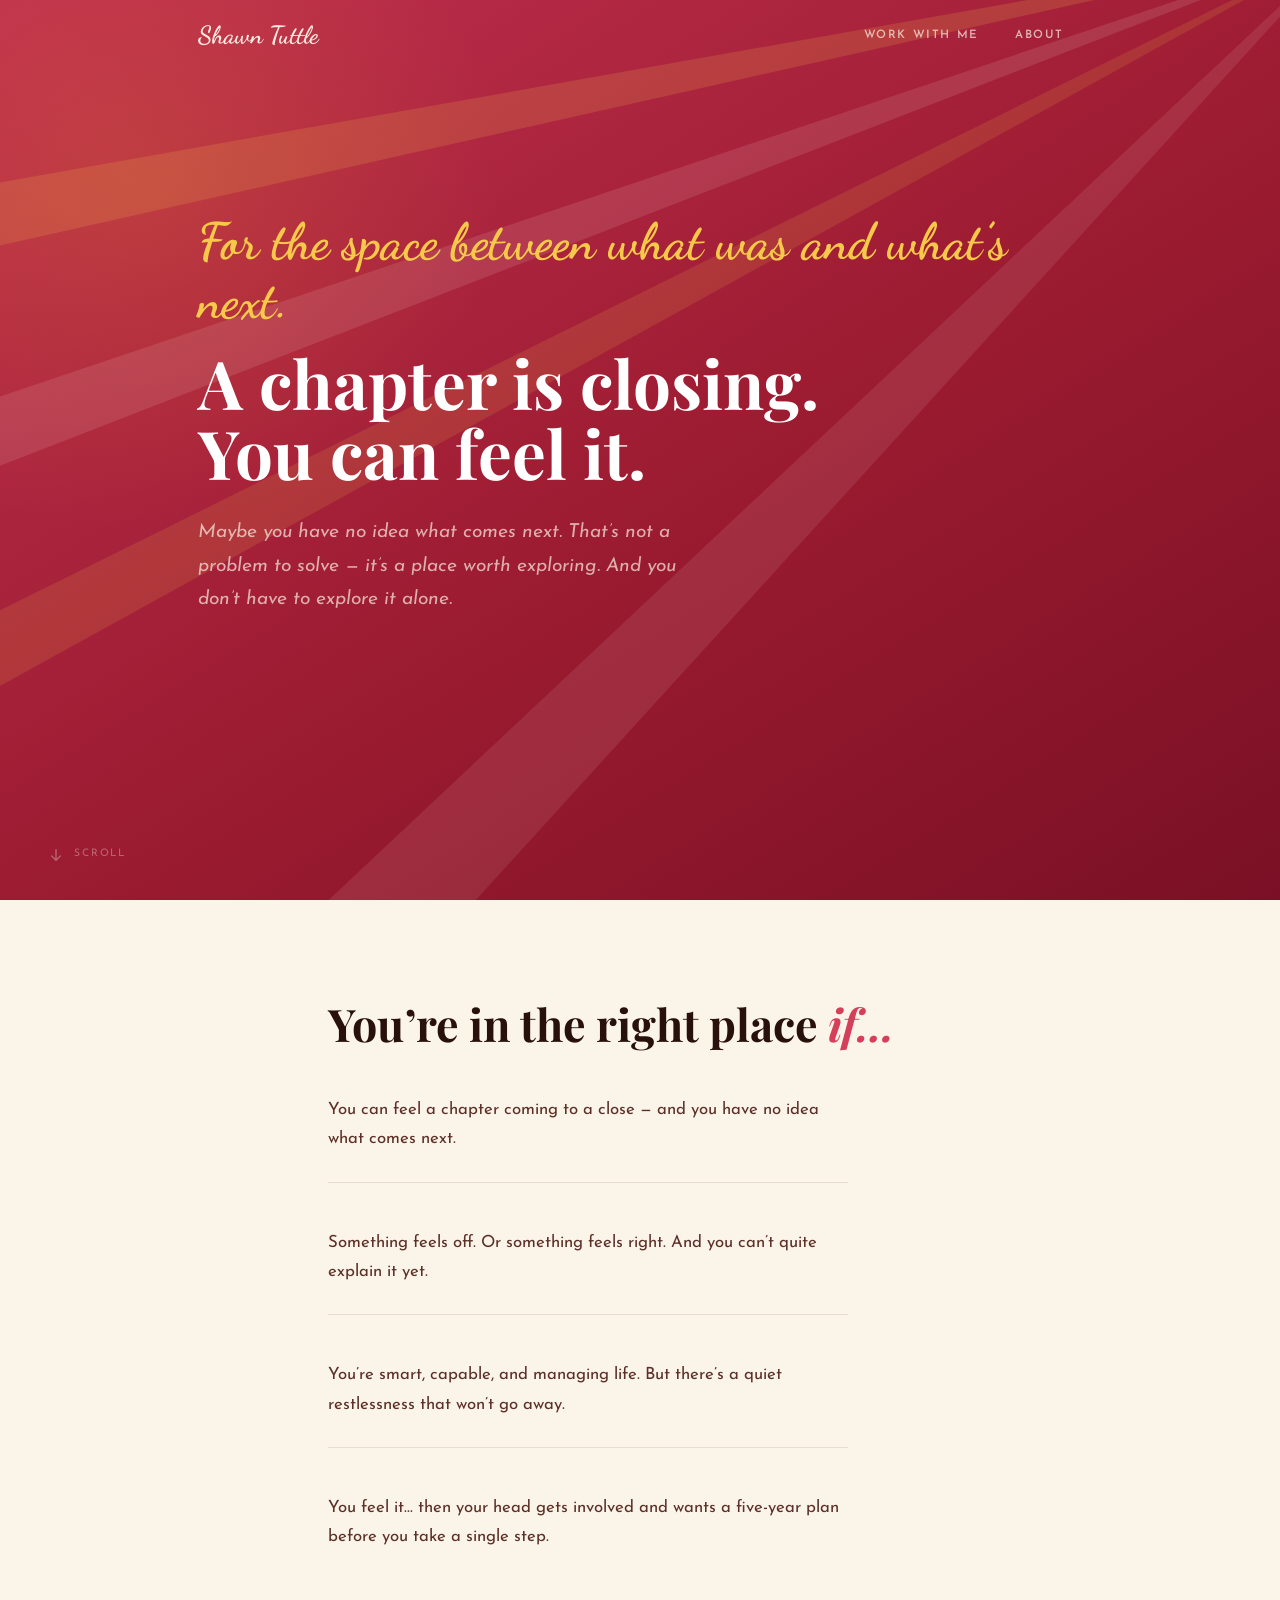
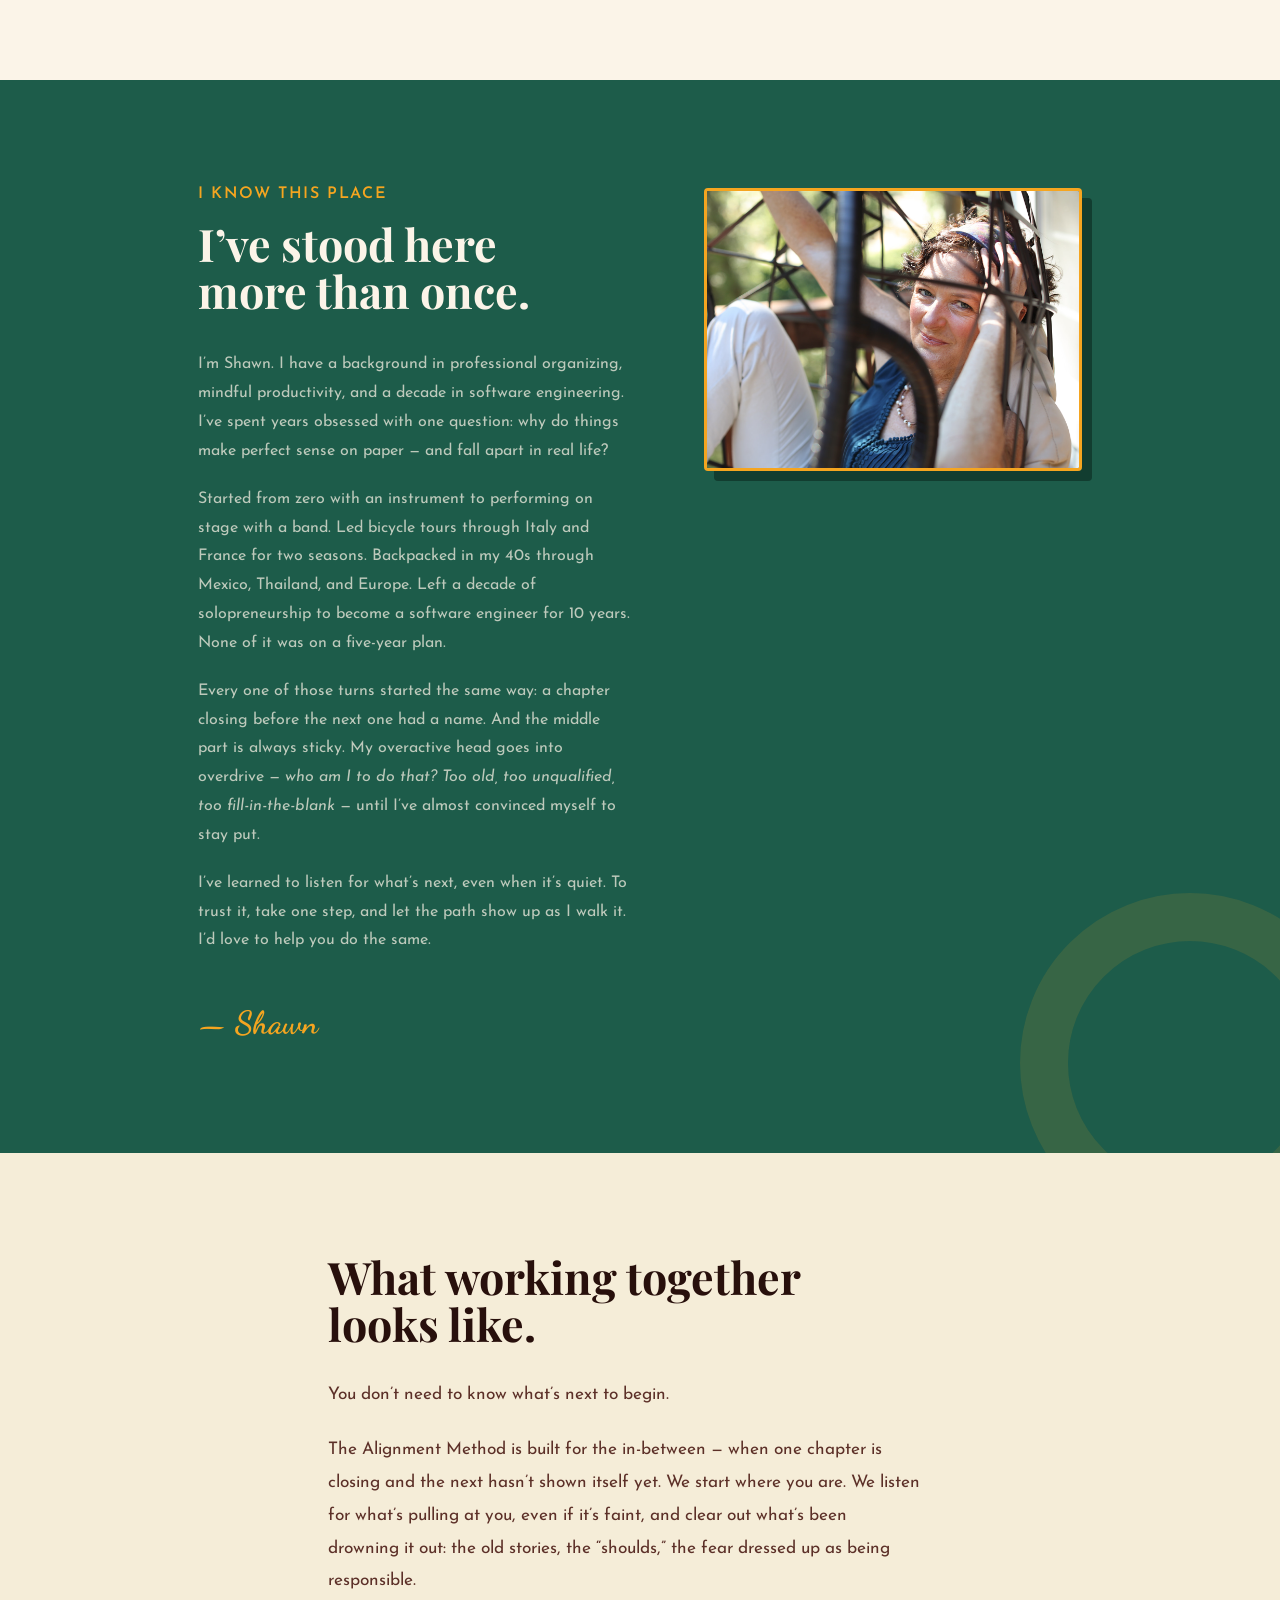
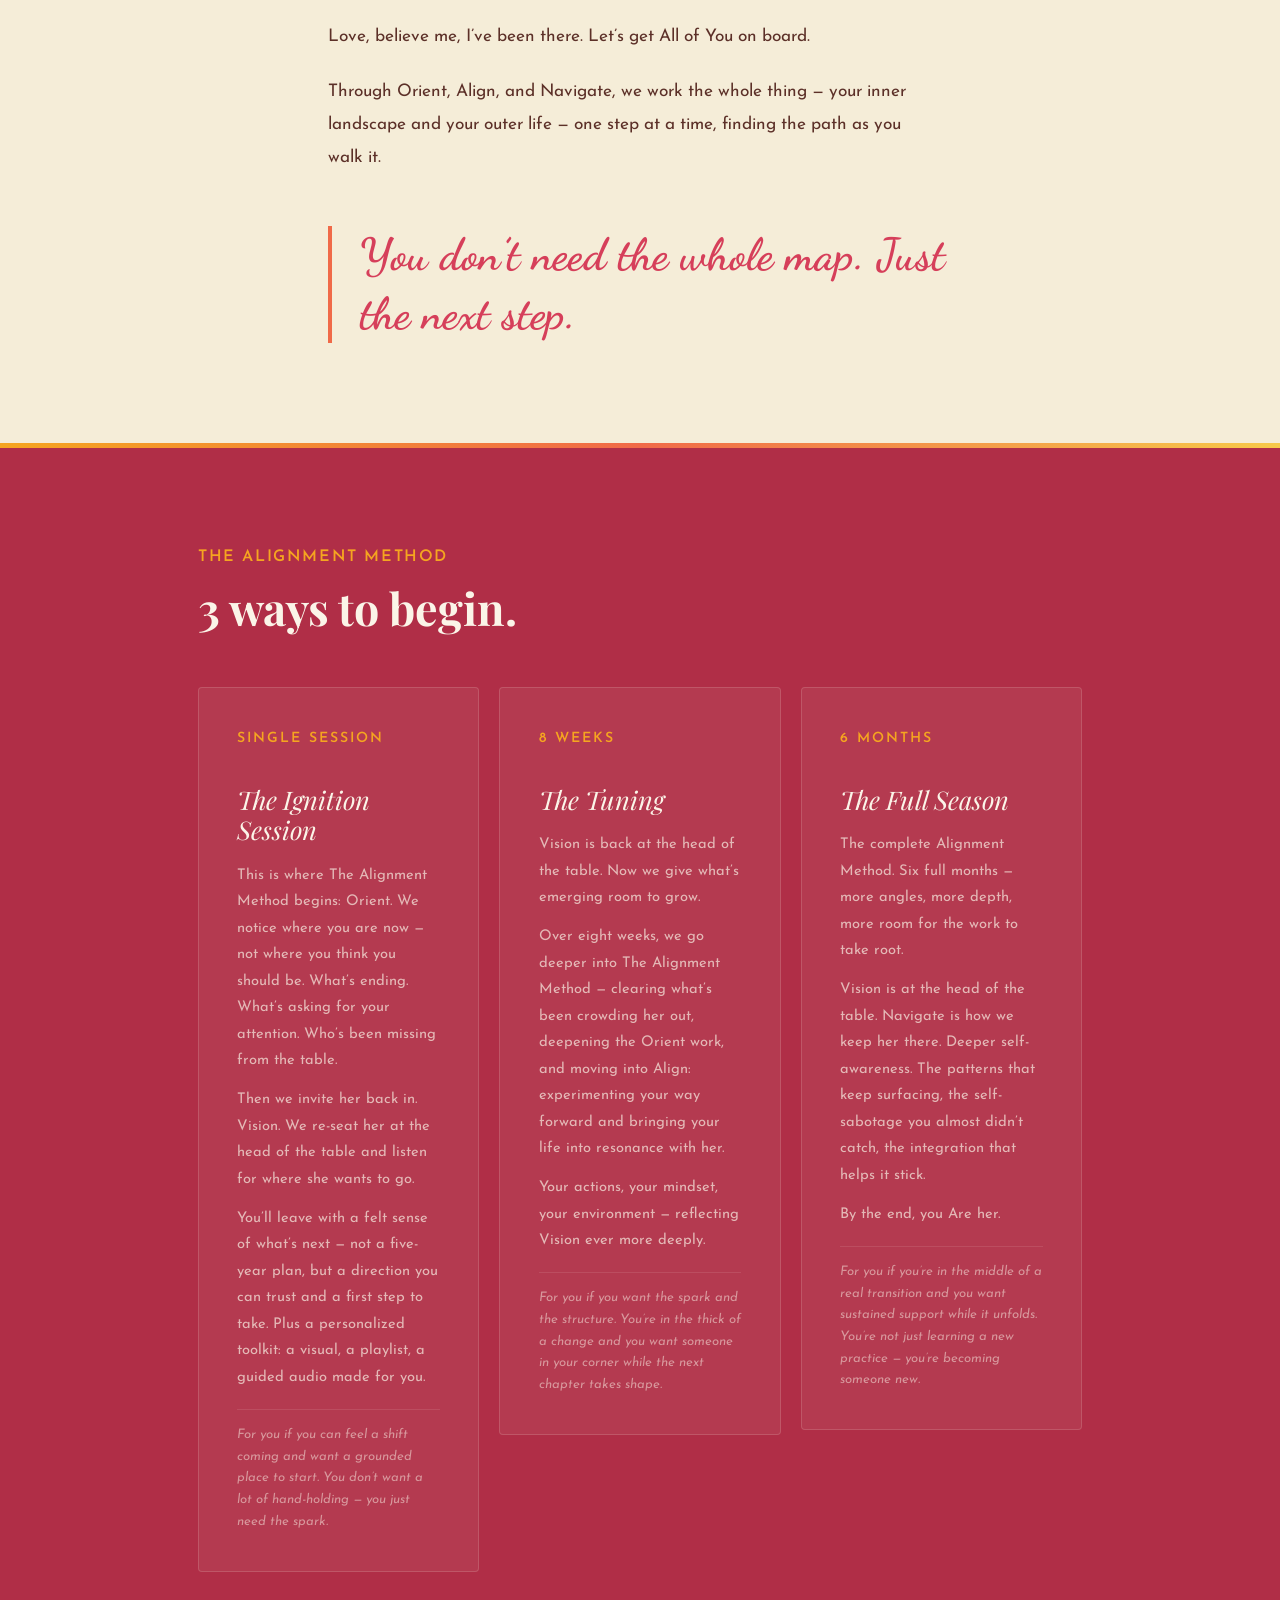
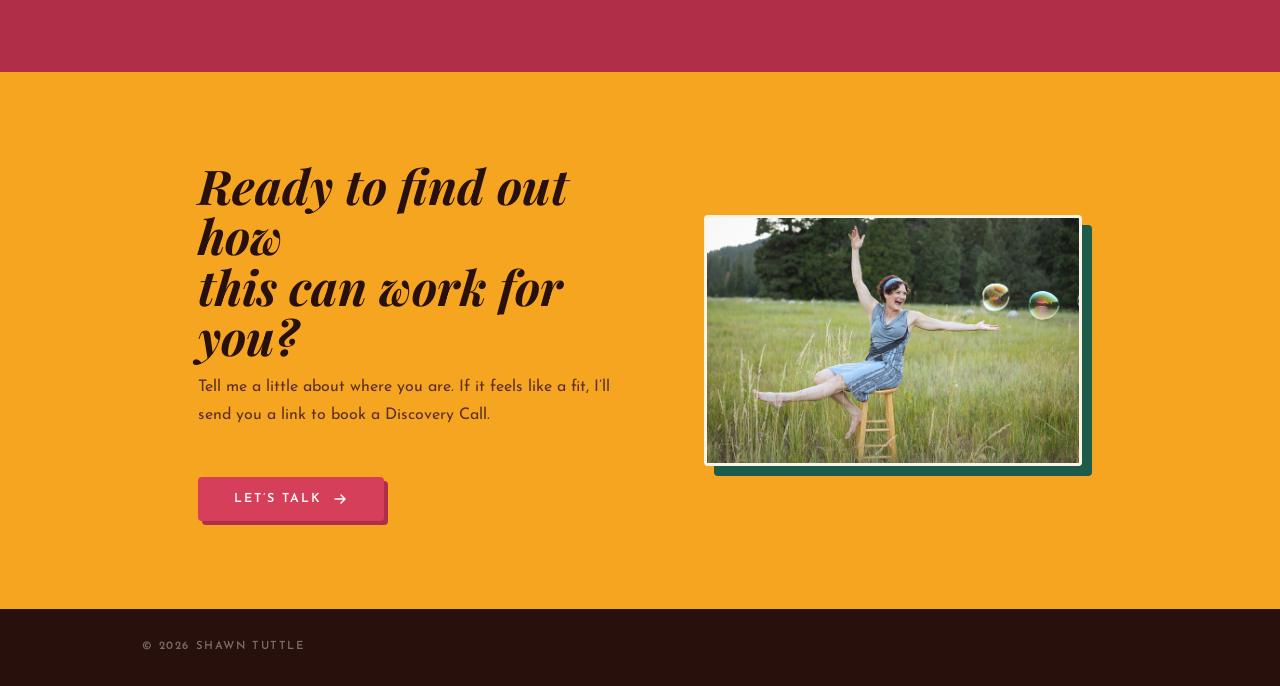
<file: index.html>
<!DOCTYPE html>
<html lang="en">
<head>
  <meta charset="UTF-8" />
  <meta name="viewport" content="width=device-width, initial-scale=1.0" />
  <title>Shawn Tuttle — What&rsquo;s Next</title>
  <meta name="description" content="A chapter is closing and you can feel it, even if you have no idea what comes next. Coaching with Shawn Tuttle to listen for what&rsquo;s next and take it one step at a time." />
  <meta property="og:type" content="website" />
  <meta property="og:title" content="Shawn Tuttle — What&rsquo;s Next" />
  <meta property="og:description" content="A chapter is closing and you can feel it, even if you have no idea what comes next. Coaching with Shawn Tuttle to listen for what&rsquo;s next and take it one step at a time." />
  <link rel="preconnect" href="https://fonts.googleapis.com" />
  <link rel="preconnect" href="https://fonts.gstatic.com" crossorigin />
  <link href="https://fonts.googleapis.com/css2?family=Dancing+Script:wght@600;700&family=Playfair+Display:ital,wght@0,700;1,400;1,700&family=Josefin+Sans:ital,wght@0,300;0,400;0,600;1,300;1,400&display=swap" rel="stylesheet" />
  <style>

/* ─────────────────────────────────────────────────────────────
   TOKENS
───────────────────────────────────────────────────────────── */
:root {
  --cream:         #FBF4E8;
  --cream-warm:    #F5EDD8;
  --watermelon:    #D63F5A;
  --watermelon-dk: #B02E47;
  --coral:         #F06A48;
  --amber:         #F5A520;
  --amber-warm:    #F7C94A;
  --pine:          #1D5C4A;
  --pine-lt:       #2A7A62;
  --ink:           #28100C;
  --ink-mid:       #5C3028;
  --ink-soft:      #9A6858;
  --border:        rgba(40,16,12,0.10);

  --nav-h:   70px;
  --r:       4px;
  --max:     720px;
  --max-wide:980px;
  --gap:     clamp(64px, 8vw, 100px);
}

/* ─────────────────────────────────────────────────────────────
   BASE
───────────────────────────────────────────────────────────── */
*, *::before, *::after { box-sizing: border-box; margin: 0; padding: 0; }
html { scroll-behavior: smooth; -webkit-text-size-adjust: 100%; }
@media (prefers-reduced-motion: reduce) {
  html { scroll-behavior: auto; }
  *, *::before, *::after { animation-duration: 0.01ms !important; transition-duration: 0.01ms !important; }
}
body {
  font-family: 'Josefin Sans', system-ui, sans-serif;
  background: var(--cream);
  color: var(--ink);
  font-size: 17px;
  line-height: 1.8;
  -webkit-font-smoothing: antialiased;
}

/* ─────────────────────────────────────────────────────────────
   TYPOGRAPHY
───────────────────────────────────────────────────────────── */
h1, h2, h3 {
  font-family: 'Playfair Display', Georgia, serif;
  font-weight: 700;
  line-height: 1.05;
}
h1 { font-size: clamp(2.4rem, 6vw, 4.2rem); }
h2 { font-size: clamp(1.8rem, 4vw, 2.8rem); }
h3 { font-size: clamp(1.2rem, 2.4vw, 1.6rem); }
h4 { font-family: 'Josefin Sans', sans-serif; font-size: 0.72rem; font-weight: 600; letter-spacing: 0.18em; text-transform: uppercase; }

p    { margin-bottom: 1em; max-width: 58ch; }
p:last-child { margin-bottom: 0; }
em   { font-style: italic; }
strong { font-weight: 600; }

/* ─────────────────────────────────────────────────────────────
   LAYOUT
───────────────────────────────────────────────────────────── */
.wrap      { max-width: var(--max);       margin: 0 auto; padding: 0 clamp(24px,6vw,48px); }
.wrap-wide { max-width: var(--max-wide);  margin: 0 auto; padding: 0 clamp(24px,6vw,48px); }
section { padding: var(--gap) 0; }

/* ─────────────────────────────────────────────────────────────
   BUTTONS
───────────────────────────────────────────────────────────── */
.btn {
  display: inline-flex;
  align-items: center;
  gap: 10px;
  padding: 14px 36px;
  font-family: 'Josefin Sans', sans-serif;
  font-size: 0.78rem;
  font-weight: 600;
  letter-spacing: 0.16em;
  text-transform: uppercase;
  text-decoration: none;
  border: none;
  cursor: pointer;
  border-radius: var(--r);
  transition: transform 0.2s ease, box-shadow 0.2s ease, background 0.2s ease;
}
.btn:hover { transform: translateY(-2px); }

.btn-amber  { background: var(--amber); color: var(--ink); box-shadow: 4px 4px 0 rgba(100,0,20,0.25); }
.btn-amber:hover { background: var(--amber-warm); }

.btn-wm     { background: var(--watermelon); color: #fff; box-shadow: 4px 4px 0 var(--watermelon-dk); }
.btn-wm:hover { background: var(--watermelon-dk); box-shadow: 4px 4px 0 var(--ink); }

.btn-cream  { background: var(--cream); color: var(--ink); box-shadow: 4px 4px 0 rgba(251,244,232,0.25); }
.btn-cream:hover { background: var(--amber-warm); }

.btn-outline-cream {
  background: transparent;
  color: rgba(251,244,232,0.85);
  border: 2px solid rgba(251,244,232,0.40);
}
.btn-outline-cream:hover { background: rgba(251,244,232,0.10); border-color: rgba(251,244,232,0.80); }

/* ─────────────────────────────────────────────────────────────
   REVEAL
───────────────────────────────────────────────────────────── */
.reveal { opacity: 0; transform: translateY(22px); transition: opacity 0.65s ease, transform 0.65s ease; }
.reveal.is-visible { opacity: 1; transform: translateY(0); }
.reveal-delay-1 { transition-delay: 0.12s; }
.reveal-delay-2 { transition-delay: 0.24s; }
.reveal-delay-3 { transition-delay: 0.36s; }
.reveal-delay-4 { transition-delay: 0.48s; }

/* ─────────────────────────────────────────────────────────────
   NAV
───────────────────────────────────────────────────────────── */
.nav {
  position: fixed; top: 0; left: 0; right: 0; z-index: 300;
  height: var(--nav-h); display: flex; align-items: center;
  transition: background 0.35s ease, box-shadow 0.35s ease;
}
.nav.is-scrolled { background: var(--cream); box-shadow: 0 2px 0 var(--border); }
.nav-inner {
  max-width: var(--max-wide); margin: 0 auto;
  padding: 0 clamp(24px,6vw,48px); width: 100%;
  display: flex; align-items: center; justify-content: space-between;
}
.nav-logo {
  font-family: 'Dancing Script', cursive; font-size: 1.55rem; font-weight: 700;
  color: rgba(251,244,232,0.95); text-decoration: none; transition: color 0.3s;
}
.nav-logo:hover { color: var(--amber-warm); }
.nav.is-scrolled .nav-logo { color: var(--ink); }
.nav.is-scrolled .nav-logo:hover { color: var(--watermelon); }

.nav-links { display: flex; list-style: none; }
.nav-links a {
  display: block; padding: 8px 18px;
  font-size: 0.72rem; font-weight: 600; letter-spacing: 0.14em; text-transform: uppercase;
  color: rgba(251,244,232,0.70); text-decoration: none; transition: color 0.2s;
}
.nav-links a:hover { color: var(--amber-warm); }
.nav.is-scrolled .nav-links a { color: var(--ink-mid); }
.nav.is-scrolled .nav-links a:hover { color: var(--watermelon); }

.nav-toggle {
  display: none; flex-direction: column; justify-content: center;
  gap: 5px; width: 40px; height: 40px; background: none; border: none; cursor: pointer; padding: 7px;
}
.nav-toggle span {
  display: block; height: 2px; background: rgba(251,244,232,0.9); border-radius: 2px;
  transition: transform 0.25s ease, opacity 0.2s ease, background 0.3s ease;
}
.nav.is-scrolled .nav-toggle span { background: var(--ink); }
.nav-toggle span:nth-child(2) { width: 70%; }
.nav-toggle.is-open span:nth-child(1) { transform: translateY(7px) rotate(45deg); }
.nav-toggle.is-open span:nth-child(2) { opacity: 0; }
.nav-toggle.is-open span:nth-child(3) { transform: translateY(-7px) rotate(-45deg); width: 100%; }

.nav-mobile {
  position: fixed; inset: var(--nav-h) 0 auto; background: var(--cream);
  border-bottom: 2px solid var(--watermelon);
  padding: 16px clamp(24px,6vw,48px) 28px; z-index: 299;
  display: none; opacity: 0; transform: translateY(-8px);
  transition: opacity 0.2s ease, transform 0.2s ease;
}
.nav-mobile.is-open { display: block; opacity: 1; transform: translateY(0); }
.nav-mobile ul { list-style: none; }
.nav-mobile a {
  display: block; padding: 13px 8px;
  font-size: 0.85rem; font-weight: 600; letter-spacing: 0.12em; text-transform: uppercase;
  color: var(--ink); text-decoration: none;
  border-bottom: 1px solid var(--border); transition: color 0.15s, padding-left 0.2s;
}
.nav-mobile a:last-child { border-bottom: none; }
.nav-mobile a:hover { color: var(--watermelon); padding-left: 14px; }

/* ─────────────────────────────────────────────────────────────
   HERO  — watermelon gradient, full height
───────────────────────────────────────────────────────────── */
.hero {
  position: relative;
  min-height: 100svh;
  display: flex; align-items: center;
  overflow: hidden;
  padding-top: var(--nav-h);
  background: linear-gradient(148deg, #C03050 0%, #9B1B30 55%, #7A1025 100%);
}

/* Intentional concentric arcs anchored to right edge — dance floor echo */
.hero-arcs {
  position: absolute;
  inset: 0;
  width: 100%;
  height: 100%;
  pointer-events: none;
  z-index: 1;
}

/* warm light bloom, upper left */
.hero::before {
  content: '';
  position: absolute; inset: 0;
  background: radial-gradient(ellipse 45% 60% at 10% 20%, rgba(245,165,32,0.16) 0%, transparent 65%);
  pointer-events: none;
}

.hero-content {
  position: relative; z-index: 2;
  max-width: var(--max-wide); margin: 0 auto;
  padding: 80px clamp(24px,6vw,48px) 120px; width: 100%;
}

.hero-eyebrow {
  display: none;
}

.hero-script {
  font-family: 'Dancing Script', cursive; font-weight: 700;
  font-size: clamp(1.7rem, 4.5vw, 3.2rem);
  color: var(--amber-warm); line-height: 1.15;
  margin-bottom: 16px; display: block;
}

.hero h1 { color: #fff; margin-bottom: 28px; max-width: 18em; line-height: 1.05; }

.hero-sub {
  font-size: clamp(1rem, 2vw, 1.2rem); font-style: italic;
  color: rgba(251,244,232,0.68); max-width: 42ch;
  margin-bottom: 52px; line-height: 1.75;
}

.hero-ctas { display: flex; flex-wrap: wrap; gap: 16px; }

.hero-scroll {
  position: absolute; bottom: 36px; left: clamp(24px,6vw,48px);
  display: flex; align-items: center; gap: 10px;
  font-size: 0.65rem; letter-spacing: 0.18em; text-transform: uppercase;
  color: rgba(251,244,232,0.35); text-decoration: none;
  animation: drift 2.8s ease-in-out infinite;
}
.hero-scroll:hover { color: rgba(251,244,232,0.70); }
@keyframes drift { 0%,100% { transform: translateY(0); } 50% { transform: translateY(5px); } }

/* ─────────────────────────────────────────────────────────────
   WHO THIS IS FOR  — cream
───────────────────────────────────────────────────────────── */
.who { background: var(--cream); }
.who h2 { margin-bottom: 48px; }
.who h2 em { font-style: italic; color: var(--watermelon); }

.who-items { display: flex; flex-direction: column; gap: 0; }
.who-item {
  padding: 28px 0;
  border-bottom: 1px solid var(--border);
  font-size: 1.05rem;
  color: var(--ink-mid);
  line-height: 1.75;
  max-width: 52ch;
}
.who-item:first-child { padding-top: 0; }
.who-item:last-child { border-bottom: none; }

/* ─────────────────────────────────────────────────────────────
   ABOUT  — pine green
───────────────────────────────────────────────────────────── */
.about {
  background: var(--pine);
  color: rgba(251,244,232,0.85);
  position: relative; overflow: hidden;
}

/* single arc watermark, bottom right — intentional, not floating */
.about-arc {
  position: absolute;
  bottom: -80px; right: -80px;
  width: 340px; height: 340px;
  border-radius: 50%;
  border: 48px solid rgba(245,165,32,0.12);
  pointer-events: none;
}

.about-eyebrow {
  font-size: 1rem; font-weight: 600; letter-spacing: 0.10em; text-transform: uppercase;
  color: var(--amber); margin-bottom: 12px;
}
.about h2 { color: var(--cream); margin-bottom: 36px; }
.about-body { font-size: 1rem; color: rgba(251,244,232,0.72); }
.about-body p { max-width: 52ch; margin-bottom: 1.2em; }
.about-body p:last-child { margin-bottom: 0; }

.about-sig {
  display: inline-block; margin-top: 40px;
  font-family: 'Dancing Script', cursive; font-size: 2rem; font-weight: 700;
  color: var(--amber);
}

.about-layout {
  display: grid; grid-template-columns: minmax(0, 1.15fr) minmax(0, 1fr);
  gap: clamp(40px,6vw,72px); align-items: start;
  position: relative; z-index: 1;
}
.about-photos { display: flex; flex-direction: column; gap: 36px; padding-top: 8px; }
.about-photo {
  width: 100%; max-width: 100%;
  border-radius: var(--r); overflow: hidden;
  background: rgba(251,244,232,0.06);
  border: 3px solid var(--amber);
  box-shadow: 10px 10px 0 #123D30;
}
.about-photo img { width: 100%; height: 100%; object-fit: cover; display: block; }
.about-photo-main { aspect-ratio: 4/3; }
.about-photo-main img { object-position: 66% 40%; }

/* ─────────────────────────────────────────────────────────────
   WHAT WORKING TOGETHER  — cream-warm
───────────────────────────────────────────────────────────── */
.together { background: var(--cream-warm); }
.together h2 { margin-bottom: 32px; }
.together-body {
  font-size: 1.08rem; color: var(--ink-mid); max-width: 54ch; line-height: 1.9;
}
.together-body p { margin-bottom: 1.3em; }
.together-body p:last-child { margin-bottom: 0; }

.together-quote {
  margin-top: 52px;
  font-family: 'Dancing Script', cursive; font-weight: 700;
  font-size: clamp(1.8rem, 3.5vw, 2.8rem);
  color: var(--watermelon); line-height: 1.3; max-width: 22ch;
  padding-left: 28px;
  border-left: 4px solid var(--coral);
}

/* ─────────────────────────────────────────────────────────────
   3 WAYS TO WIN  — deep watermelon
───────────────────────────────────────────────────────────── */
.offerings {
  background: var(--watermelon-dk);
  position: relative; overflow: hidden;
}

/* amber stripe across the top — structural, not decorative */
.offerings::before {
  content: '';
  position: absolute; top: 0; left: 0; right: 0;
  height: 5px;
  background: linear-gradient(90deg, var(--amber), var(--coral), var(--amber-warm));
}

.offerings-eyebrow {
  font-size: 1rem; font-weight: 600; letter-spacing: 0.10em; text-transform: uppercase;
  color: var(--amber); margin-bottom: 12px;
}
.offerings h2 { color: var(--cream); margin-bottom: 56px; }

.offerings-grid {
  display: grid; grid-template-columns: repeat(3, 1fr);
  gap: 20px; align-items: start;
}

.offering-card {
  background: rgba(251,244,232,0.06);
  border: 1px solid rgba(251,244,232,0.15);
  border-radius: var(--r);
  padding: clamp(24px,3vw,40px);
  display: flex; flex-direction: column; gap: 18px;
  transition: background 0.2s ease, border-color 0.2s ease;
}
.offering-card:hover {
  background: rgba(251,244,232,0.10);
  border-color: rgba(245,165,32,0.40);
}

.offering-label {
  font-size: 0.88rem; font-weight: 600; letter-spacing: 0.14em; text-transform: uppercase;
  color: var(--amber);
}

.offering-card h3 {
  font-family: 'Playfair Display', serif; font-style: italic; font-weight: 400;
  color: var(--cream); line-height: 1.2;
}

.offering-body { font-size: 0.92rem; color: rgba(251,244,232,0.68); line-height: 1.8; }
.offering-body p { max-width: none; margin-bottom: 0.85em; }
.offering-body p:last-child { margin-bottom: 0; }

.offering-for {
  font-size: 0.82rem; color: rgba(251,244,232,0.50);
  font-style: italic; line-height: 1.65;
  padding-top: 14px;
  border-top: 1px solid rgba(251,244,232,0.10);
}

/* ─────────────────────────────────────────────────────────────
   CTA / FORM
───────────────────────────────────────────────────────────── */
.cta-band {
  background: var(--amber);
  padding: clamp(56px,7vw,88px) 0;
}
.cta-band h2 {
  font-style: italic; color: var(--ink);
  margin-bottom: 12px;
  font-size: clamp(1.8rem, 4vw, 3rem);
}
.cta-band .cta-sub {
  font-size: 1rem; color: var(--ink-mid);
  max-width: 44ch; margin-bottom: 48px;
  line-height: 1.75;
}

.cta-layout {
  display: grid; grid-template-columns: minmax(0, 1.15fr) minmax(0, 1fr);
  gap: clamp(40px,6vw,72px); align-items: center;
}
.cta-photo {
  aspect-ratio: 3/2; border-radius: var(--r); overflow: hidden;
  border: 3px solid var(--cream);
  box-shadow: 10px 10px 0 var(--pine);
  transform: rotate(2deg);
}
.cta-photo img { width: 100%; height: 100%; object-fit: cover; object-position: 55% 50%; display: block; }

.contact-form {
  display: flex;
  flex-direction: column;
  gap: 20px;
  max-width: 540px;
}
.form-row { display: grid; grid-template-columns: 1fr; gap: 20px; }
.form-group { display: flex; flex-direction: column; gap: 6px; }
.form-group label {
  font-size: 0.72rem; font-weight: 600; letter-spacing: 0.12em;
  text-transform: uppercase; color: var(--ink-mid);
}
.form-group input,
.form-group textarea {
  font-family: 'Josefin Sans', sans-serif;
  font-size: 0.95rem;
  background: rgba(251,244,232,0.70);
  border: 2px solid rgba(40,16,12,0.20);
  border-radius: var(--r);
  padding: 12px 16px;
  color: var(--ink);
  transition: border-color 0.2s, background 0.2s;
  width: 100%;
}
.form-group input:focus,
.form-group textarea:focus {
  outline: none;
  border-color: var(--watermelon);
  background: rgba(251,244,232,0.90);
}
.form-group textarea { resize: vertical; min-height: 100px; }
.form-note {
  font-size: 0.80rem; color: var(--ink-soft);
  font-style: italic; margin-top: -8px;
}
/* ─────────────────────────────────────────────────────────────
   FOOTER
───────────────────────────────────────────────────────────── */
footer {
  background: var(--ink); color: rgba(251,244,232,0.40);
  text-align: center; padding: 28px 20px;
  font-size: 0.70rem; font-weight: 600; letter-spacing: 0.14em; text-transform: uppercase;
}
footer strong { color: rgba(251,244,232,0.80); }
footer a { color: rgba(251,244,232,0.45); text-decoration: none; transition: color 0.2s; }
footer a:hover { color: var(--amber); }

/* ─────────────────────────────────────────────────────────────
   RESPONSIVE
───────────────────────────────────────────────────────────── */
@media (max-width: 780px) {
  .offerings-grid { grid-template-columns: 1fr; }
}
@media (max-width: 680px) {
  .nav-links  { display: none; }
  .nav-toggle { display: flex; }
  .about-layout { grid-template-columns: 1fr; }
  .about-photos { gap: 28px; }
  .cta-layout { grid-template-columns: 1fr; }
  .cta-photo { max-width: 420px; }
  .hero-ctas { flex-direction: column; align-items: flex-start; }
}
@media (max-width: 480px) {
  h1 { font-size: 2.5rem; }
  h2 { font-size: 1.9rem; }
  .hero-script { font-size: 1.6rem; }
}

  </style>
</head>
<body>

<!-- ── NAV ───────────────────────────────────────────────────────── -->
<nav id="nav" class="nav" aria-label="Main navigation">
  <div class="nav-inner">
    <a href="#home" class="nav-logo">Shawn Tuttle</a>
    <ul class="nav-links" role="list">
      <li><a href="#offerings">Work With Me</a></li>
      <li><a href="#about">About</a></li>
    </ul>
    <button id="nav-toggle" class="nav-toggle" aria-label="Toggle menu" aria-expanded="false" aria-controls="nav-mobile">
      <span></span><span></span><span></span>
    </button>
  </div>
</nav>
<div id="nav-mobile" class="nav-mobile" aria-hidden="true">
  <ul role="list">
    <li><a href="#offerings">Work With Me</a></li>
    <li><a href="#about">About</a></li>
  </ul>
</div>

<main>

<!-- ── HERO ──────────────────────────────────────────────────────── -->
<section id="home" class="hero" aria-labelledby="hero-h1">

  <svg class="hero-arcs" viewBox="0 0 960 700" preserveAspectRatio="xMidYMid slice" aria-hidden="true">
    <!-- light beams radiating from upper right -->
    <polygon points="1010,-30 -60,160 -60,210"  fill="#F7C94A" opacity="0.16"/>
    <polygon points="1010,-30 -60,330 -60,385"  fill="#FBF4E8" opacity="0.11"/>
    <polygon points="1010,-30 -60,500 -60,560"  fill="#F7C94A" opacity="0.13"/>
    <polygon points="1010,-30 180,750 300,750"   fill="#FBF4E8" opacity="0.09"/>
  </svg>

  <div class="hero-content">
    <span class="hero-script reveal">For the space between what was and what&rsquo;s next.</span>
    <h1 id="hero-h1" class="reveal reveal-delay-1">A chapter is closing.<br>You can feel it.</h1>
    <p class="hero-sub reveal reveal-delay-2">Maybe you have no idea what comes next. That&rsquo;s not a problem to solve &mdash; it&rsquo;s a place worth exploring. And you don&rsquo;t have to explore it alone.</p>
  </div>
  <a href="#who" class="hero-scroll" aria-label="Scroll down">
    <svg width="16" height="16" viewBox="0 0 18 18" fill="none" aria-hidden="true">
      <path d="M9 3v12M4 10l5 5 5-5" stroke="currentColor" stroke-width="1.5" stroke-linecap="round" stroke-linejoin="round"/>
    </svg>
    Scroll
  </a>
</section>

<!-- ── WHO THIS IS FOR ───────────────────────────────────────────── -->
<section id="who" class="who" aria-labelledby="who-h2">
  <div class="wrap">
    <h2 id="who-h2" class="reveal">You&rsquo;re in the right place <em>if&hellip;</em></h2>
    <div class="who-items">
      <p class="who-item reveal">You can feel a chapter coming to a close &mdash; and you have no idea what comes next.</p>
      <p class="who-item reveal reveal-delay-1">Something feels off. Or something feels right. And you can&rsquo;t quite explain it yet.</p>
      <p class="who-item reveal reveal-delay-2">You&rsquo;re smart, capable, and managing life. But there&rsquo;s a quiet restlessness that won&rsquo;t go away.</p>
      <p class="who-item reveal reveal-delay-3">You feel it&hellip; then your head gets involved and wants a five-year plan before you take a single step.</p>
    </div>
  </div>
</section>

<!-- ── ABOUT ─────────────────────────────────────────────────────── -->
<section id="about" class="about" aria-labelledby="about-h2">
  <div class="about-arc" aria-hidden="true"></div>
  <div class="wrap-wide">
    <div class="about-layout">
      <div>
        <p class="about-eyebrow reveal">I know this place</p>
        <h2 id="about-h2" class="reveal reveal-delay-1">I&rsquo;ve stood here<br>more than once.</h2>
        <div class="about-body">
          <p class="reveal reveal-delay-2">I&rsquo;m Shawn. I have a background in professional organizing, mindful productivity, and a decade in software engineering. I&rsquo;ve spent years obsessed with one question: why do things make perfect sense on paper &mdash; and fall apart in real life?</p>
          <p class="reveal reveal-delay-2">Started from zero with an instrument to performing on stage with a band. Led bicycle tours through Italy and France for two seasons. Backpacked in my 40s through Mexico, Thailand, and Europe. Left a decade of solopreneurship to become a software engineer for 10 years. None of it was on a five-year plan.</p>
          <p class="reveal reveal-delay-3">Every one of those turns started the same way: a chapter closing before the next one had a name. And the middle part is always sticky. My overactive head goes into overdrive &mdash; <em>who am I to do that? Too old, too unqualified, too fill-in-the-blank</em> &mdash; until I&rsquo;ve almost convinced myself to stay put.</p>
          <p class="reveal reveal-delay-3">I&rsquo;ve learned to listen for what&rsquo;s next, even when it&rsquo;s quiet. To trust it, take one step, and let the path show up as I walk it. I&rsquo;d love to help you do the same.</p>
        </div>
        <span class="about-sig reveal">&mdash; Shawn</span>
      </div>
      <div class="about-photos">
        <div class="about-photo about-photo-main reveal reveal-delay-2">
          <img src="st-in-swinging-chair.jpg" alt="Shawn Tuttle smiling from a swinging chair" />
        </div>
      </div>
    </div>
  </div>
</section>

<!-- ── WHAT WORKING TOGETHER LOOKS LIKE ─────────────────────────── -->
<section id="together" class="together" aria-labelledby="together-h2">
  <div class="wrap">
    <h2 id="together-h2" class="reveal">What working together<br>looks like.</h2>
    <div class="together-body">
      <p class="reveal reveal-delay-1">You don&rsquo;t need to know what&rsquo;s next to begin.</p>
      <p class="reveal reveal-delay-1">The Alignment Method is built for the in-between &mdash; when one chapter is closing and the next hasn&rsquo;t shown itself yet. We start where you are. We listen for what&rsquo;s pulling at you, even if it&rsquo;s faint, and clear out what&rsquo;s been drowning it out: the old stories, the &ldquo;shoulds,&rdquo; the fear dressed up as being responsible.</p>
      <p class="reveal reveal-delay-2">Love, believe me, I&rsquo;ve been there. Let&rsquo;s get All of You on board.</p>
      <p class="reveal reveal-delay-2">Through Orient, Align, and Navigate, we work the whole thing &mdash; your inner landscape and your outer life &mdash; one step at a time, finding the path as you walk it.</p>
    </div>
    <blockquote class="together-quote reveal reveal-delay-3">
      You don&rsquo;t need the whole map. Just the next step.
    </blockquote>
  </div>
</section>

<!-- ── 3 WAYS TO WIN ─────────────────────────────────────────────── -->
<section id="offerings" class="offerings" aria-labelledby="offerings-h2">
  <div class="wrap-wide">
    <p class="offerings-eyebrow reveal">The Alignment Method</p>
    <h2 id="offerings-h2" class="reveal reveal-delay-1">3 ways to begin.</h2>

    <div class="offerings-grid">

      <div class="offering-card reveal reveal-delay-1">
        <p class="offering-label">Single Session</p>
        <h3>The Ignition Session</h3>
        <div class="offering-body">
          <p>This is where The Alignment Method begins: Orient. We notice where you are now &mdash; not where you think you should be. What&rsquo;s ending. What&rsquo;s asking for your attention. Who&rsquo;s been missing from the table.</p>
          <p>Then we invite her back in. Vision. We re-seat her at the head of the table and listen for where she wants to go.</p>
          <p>You&rsquo;ll leave with a felt sense of what&rsquo;s next &mdash; not a five-year plan, but a direction you can trust and a first step to take. Plus a personalized toolkit: a visual, a playlist, a guided audio made for you.</p>
        </div>
        <p class="offering-for">For you if you can feel a shift coming and want a grounded place to start. You don&rsquo;t want a lot of hand-holding &mdash; you just need the spark.</p>
      </div>

      <div class="offering-card reveal reveal-delay-2">
        <p class="offering-label">8 Weeks</p>
        <h3>The Tuning</h3>
        <div class="offering-body">
          <p>Vision is back at the head of the table. Now we give what&rsquo;s emerging room to grow.</p>
          <p>Over eight weeks, we go deeper into The Alignment Method &mdash; clearing what&rsquo;s been crowding her out, deepening the Orient work, and moving into Align: experimenting your way forward and bringing your life into resonance with her.</p>
          <p>Your actions, your mindset, your environment &mdash; reflecting Vision ever more deeply.</p>
        </div>
        <p class="offering-for">For you if you want the spark and the structure. You&rsquo;re in the thick of a change and you want someone in your corner while the next chapter takes shape.</p>
      </div>

      <div class="offering-card reveal reveal-delay-3">
        <p class="offering-label">6 Months</p>
        <h3>The Full Season</h3>
        <div class="offering-body">
          <p>The complete Alignment Method. Six full months &mdash; more angles, more depth, more room for the work to take root.</p>
          <p>Vision is at the head of the table. Navigate is how we keep her there. Deeper self-awareness. The patterns that keep surfacing, the self-sabotage you almost didn&rsquo;t catch, the integration that helps it stick.</p>
          <p>By the end, you Are her.</p>
        </div>
        <p class="offering-for">For you if you&rsquo;re in the middle of a real transition and you want sustained support while it unfolds. You&rsquo;re not just learning a new practice &mdash; you&rsquo;re becoming someone new.</p>
      </div>

    </div>
  </div>
</section>

<!-- ── CTA / FORM ─────────────────────────────────────────────────── -->
<section id="contact" class="cta-band">
  <div class="wrap-wide cta-layout">
    <div class="cta-main">
    <h2 class="reveal">Ready to find out how<br>this can work for you?</h2>
    <p class="cta-sub reveal reveal-delay-1">Tell me a little about where you are. If it feels like a fit, I&rsquo;ll send you a link to book a Discovery Call.</p>

    <button id="show-form" class="btn btn-wm reveal reveal-delay-2" onclick="document.getElementById('show-form').style.display='none'; document.getElementById('contact-form').style.display='flex';">Let&rsquo;s talk
      <svg width="16" height="16" viewBox="0 0 16 16" fill="none" aria-hidden="true">
        <path d="M3 8h10M9 4l4 4-4 4" stroke="currentColor" stroke-width="1.5" stroke-linecap="round" stroke-linejoin="round"/>
      </svg>
    </button>

    <form id="contact-form" class="contact-form" style="display:none;"
          name="discovery"
          method="POST"
          data-netlify="true"
          action="/thank-you.html">
      <input type="hidden" name="form-name" value="discovery" />

      <div class="form-row">
        <div class="form-group">
          <label for="name">Name</label>
          <input type="text" id="name" name="name" required placeholder="Your name" />
        </div>
        <div class="form-group">
          <label for="email">Email</label>
          <input type="email" id="email" name="email" required placeholder="you@example.com" />
        </div>
      </div>

      <div class="form-group">
        <label for="juicy-thing">What&rsquo;s shifting for you right now?</label>
        <input type="text" id="juicy-thing" name="juicy-thing" required placeholder="A chapter closing, a restlessness, a curiosity&hellip;" />
      </div>

      <div class="form-group">
        <label for="shift">What would feel like support right now?</label>
        <textarea id="shift" name="shift" required placeholder="No need to have it all figured out&hellip;"></textarea>
      </div>

      <button type="submit" class="btn btn-wm">Send it
        <svg width="16" height="16" viewBox="0 0 16 16" fill="none" aria-hidden="true">
          <path d="M3 8h10M9 4l4 4-4 4" stroke="currentColor" stroke-width="1.5" stroke-linecap="round" stroke-linejoin="round"/>
        </svg>
      </button>
    </form>
    </div>
    <div class="cta-photo reveal reveal-delay-2">
      <img src="st-with-bubbles-in-field.jpg" alt="Shawn on a stool in a meadow, arms flung wide, laughing at floating bubbles" loading="lazy" />
    </div>
  </div>
</section>

</main>

<footer>
  <p>&copy; 2026 Shawn Tuttle</p>
</footer>

<script>
'use strict';
const nav = document.getElementById('nav');
window.addEventListener('scroll', () => {
  nav.classList.toggle('is-scrolled', window.scrollY > 24);
}, { passive: true });

const toggle    = document.getElementById('nav-toggle');
const mobileNav = document.getElementById('nav-mobile');
toggle.addEventListener('click', () => {
  const isOpen = toggle.classList.toggle('is-open');
  toggle.setAttribute('aria-expanded', isOpen);
  mobileNav.setAttribute('aria-hidden', !isOpen);
  if (isOpen) {
    mobileNav.style.display = 'block';
    mobileNav.getBoundingClientRect();
    mobileNav.classList.add('is-open');
  } else {
    mobileNav.classList.remove('is-open');
  }
});
mobileNav.querySelectorAll('a').forEach(a => {
  a.addEventListener('click', () => {
    mobileNav.classList.remove('is-open');
    toggle.classList.remove('is-open');
    toggle.setAttribute('aria-expanded', 'false');
    mobileNav.setAttribute('aria-hidden', 'true');
  });
});

const revealEls = document.querySelectorAll('.reveal');
const observer  = new IntersectionObserver(
  (entries) => entries.forEach(e => {
    if (e.isIntersecting) { e.target.classList.add('is-visible'); observer.unobserve(e.target); }
  }),
  { threshold: 0.12 }
);
revealEls.forEach(el => observer.observe(el));
</script>

</body>
</html>
</file>
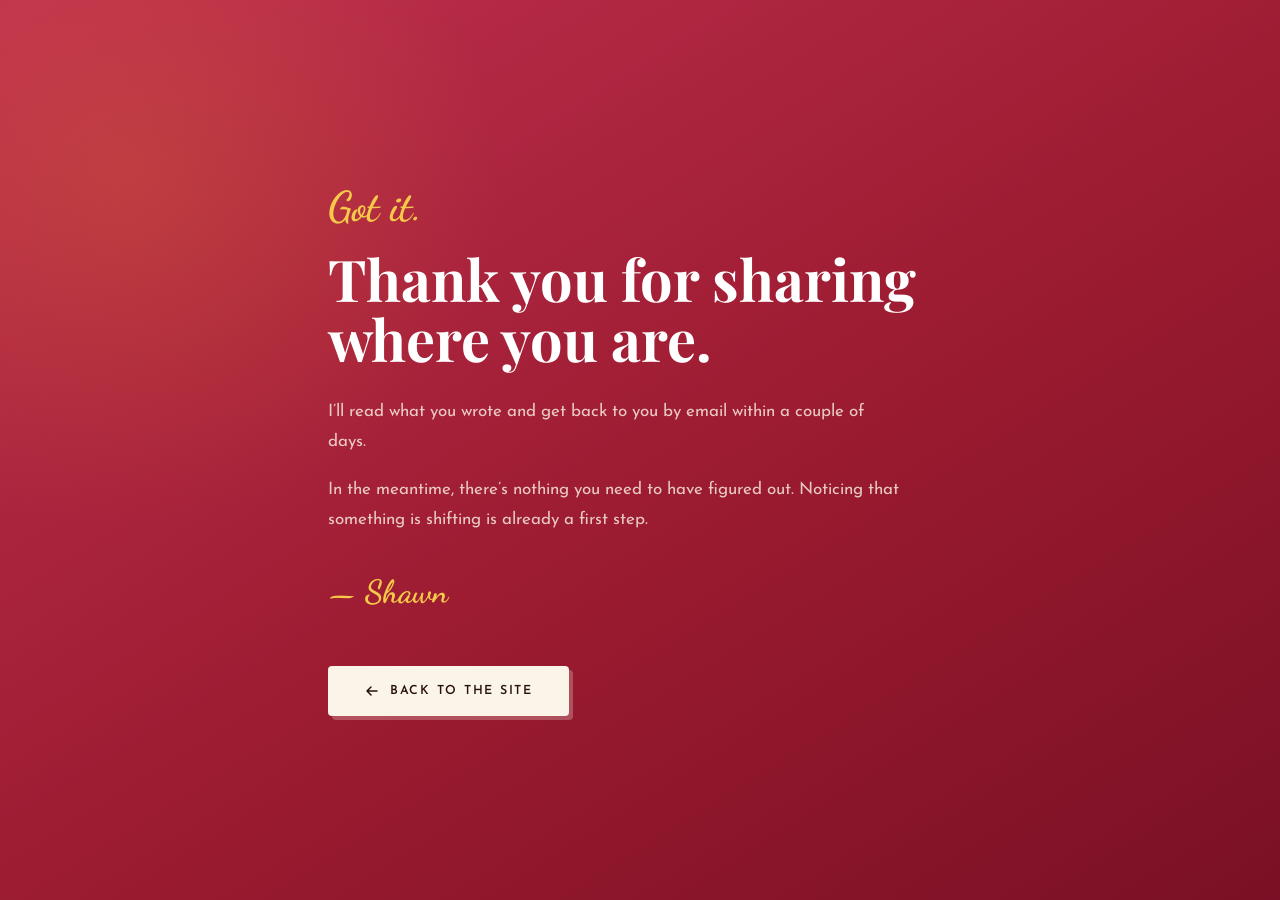
<file: thank-you.html>
<!DOCTYPE html>
<html lang="en">
<head>
  <meta charset="UTF-8" />
  <meta name="viewport" content="width=device-width, initial-scale=1.0" />
  <title>Thank You — Shawn Tuttle</title>
  <meta name="robots" content="noindex" />
  <link rel="preconnect" href="https://fonts.googleapis.com" />
  <link rel="preconnect" href="https://fonts.gstatic.com" crossorigin />
  <link href="https://fonts.googleapis.com/css2?family=Dancing+Script:wght@600;700&family=Playfair+Display:ital,wght@0,700;1,400;1,700&family=Josefin+Sans:ital,wght@0,300;0,400;0,600;1,300;1,400&display=swap" rel="stylesheet" />
  <style>
:root {
  --cream:         #FBF4E8;
  --watermelon:    #D63F5A;
  --watermelon-dk: #B02E47;
  --amber:         #F5A520;
  --amber-warm:    #F7C94A;
  --ink:           #28100C;
}

*, *::before, *::after { box-sizing: border-box; margin: 0; padding: 0; }

body {
  font-family: 'Josefin Sans', system-ui, sans-serif;
  font-size: 17px;
  line-height: 1.8;
  -webkit-font-smoothing: antialiased;
  color: var(--cream);
  background: linear-gradient(148deg, #C03050 0%, #9B1B30 55%, #7A1025 100%);
  min-height: 100svh;
  display: flex;
  align-items: center;
  position: relative;
  overflow-x: hidden;
}

/* same warm light bloom as the home page hero */
body::before {
  content: '';
  position: absolute; inset: 0;
  background: radial-gradient(ellipse 45% 60% at 10% 20%, rgba(245,165,32,0.16) 0%, transparent 65%);
  pointer-events: none;
}

.thanks {
  position: relative;
  max-width: 720px;
  margin: 0 auto;
  padding: 80px clamp(24px,6vw,48px);
  width: 100%;
}

.script {
  display: block;
  font-family: 'Dancing Script', cursive; font-weight: 700;
  font-size: clamp(1.7rem, 4.5vw, 2.6rem);
  color: var(--amber-warm);
  line-height: 1.15;
  margin-bottom: 16px;
}

h1 {
  font-family: 'Playfair Display', Georgia, serif;
  font-weight: 700;
  font-size: clamp(2.2rem, 5.5vw, 3.6rem);
  line-height: 1.05;
  color: #fff;
  margin-bottom: 28px;
}

p {
  max-width: 52ch;
  margin-bottom: 1em;
  color: rgba(251,244,232,0.80);
}

.sig {
  display: block;
  font-family: 'Dancing Script', cursive; font-weight: 700;
  font-size: 2rem;
  color: var(--amber-warm);
  margin: 28px 0 44px;
}

.btn {
  display: inline-flex;
  align-items: center;
  gap: 10px;
  padding: 14px 36px;
  font-family: 'Josefin Sans', sans-serif;
  font-size: 0.78rem;
  font-weight: 600;
  letter-spacing: 0.14em;
  text-transform: uppercase;
  text-decoration: none;
  border-radius: 4px;
  background: var(--cream);
  color: var(--ink);
  box-shadow: 4px 4px 0 rgba(251,244,232,0.25);
  transition: transform 0.2s ease, background 0.2s ease;
}
.btn:hover { transform: translateY(-2px); background: var(--amber-warm); }
.btn:focus-visible { outline: 2px dashed var(--amber-warm); outline-offset: 4px; }

@media (prefers-reduced-motion: reduce) {
  .btn { transition: none; }
}
  </style>
</head>
<body>

<main class="thanks">
  <span class="script">Got it.</span>
  <h1>Thank you for sharing where you are.</h1>
  <p>I&rsquo;ll read what you wrote and get back to you by email within a couple of days.</p>
  <p>In the meantime, there&rsquo;s nothing you need to have figured out. Noticing that something is shifting is already a first step.</p>
  <span class="sig">&mdash; Shawn</span>
  <a class="btn" href="index.html">
    <svg width="16" height="16" viewBox="0 0 16 16" fill="none" aria-hidden="true">
      <path d="M13 8H3M7 4L3 8l4 4" stroke="currentColor" stroke-width="1.5" stroke-linecap="round" stroke-linejoin="round"/>
    </svg>
    Back to the site
  </a>
</main>

</body>
</html>
</file>
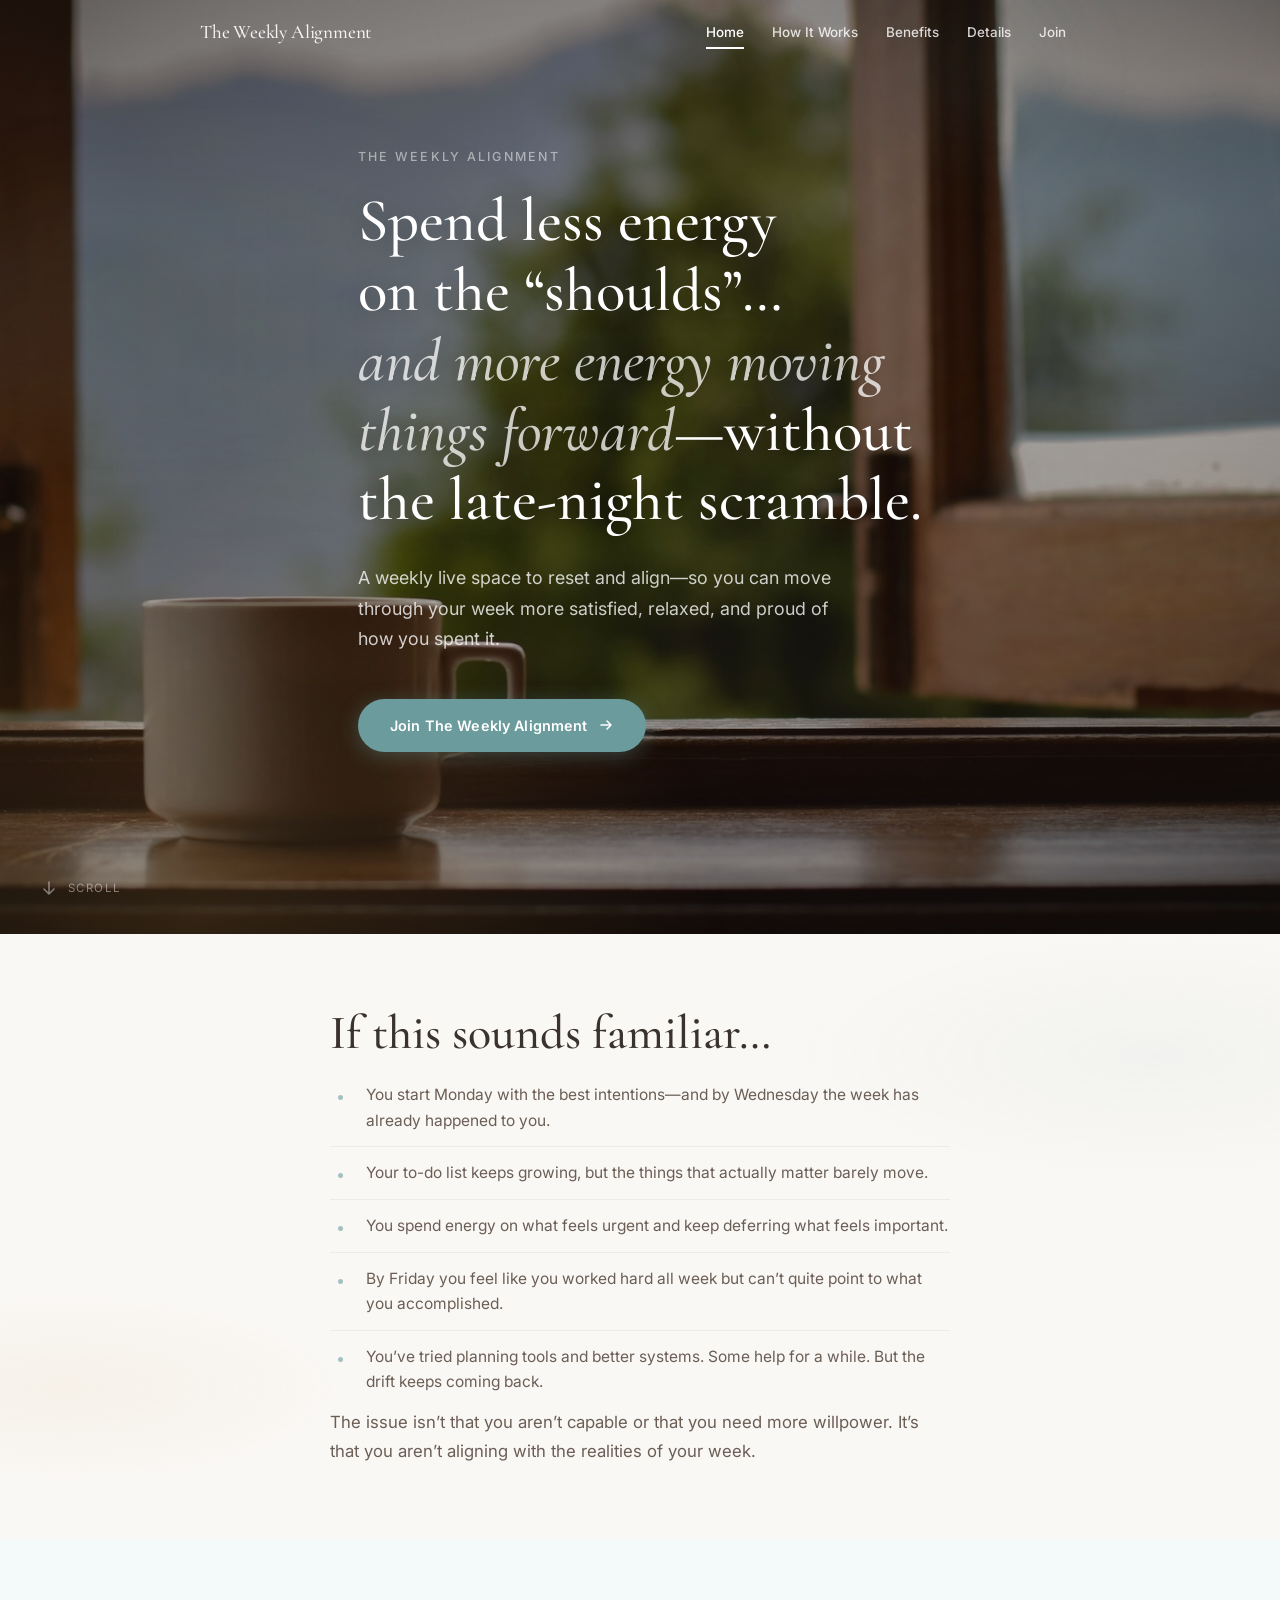
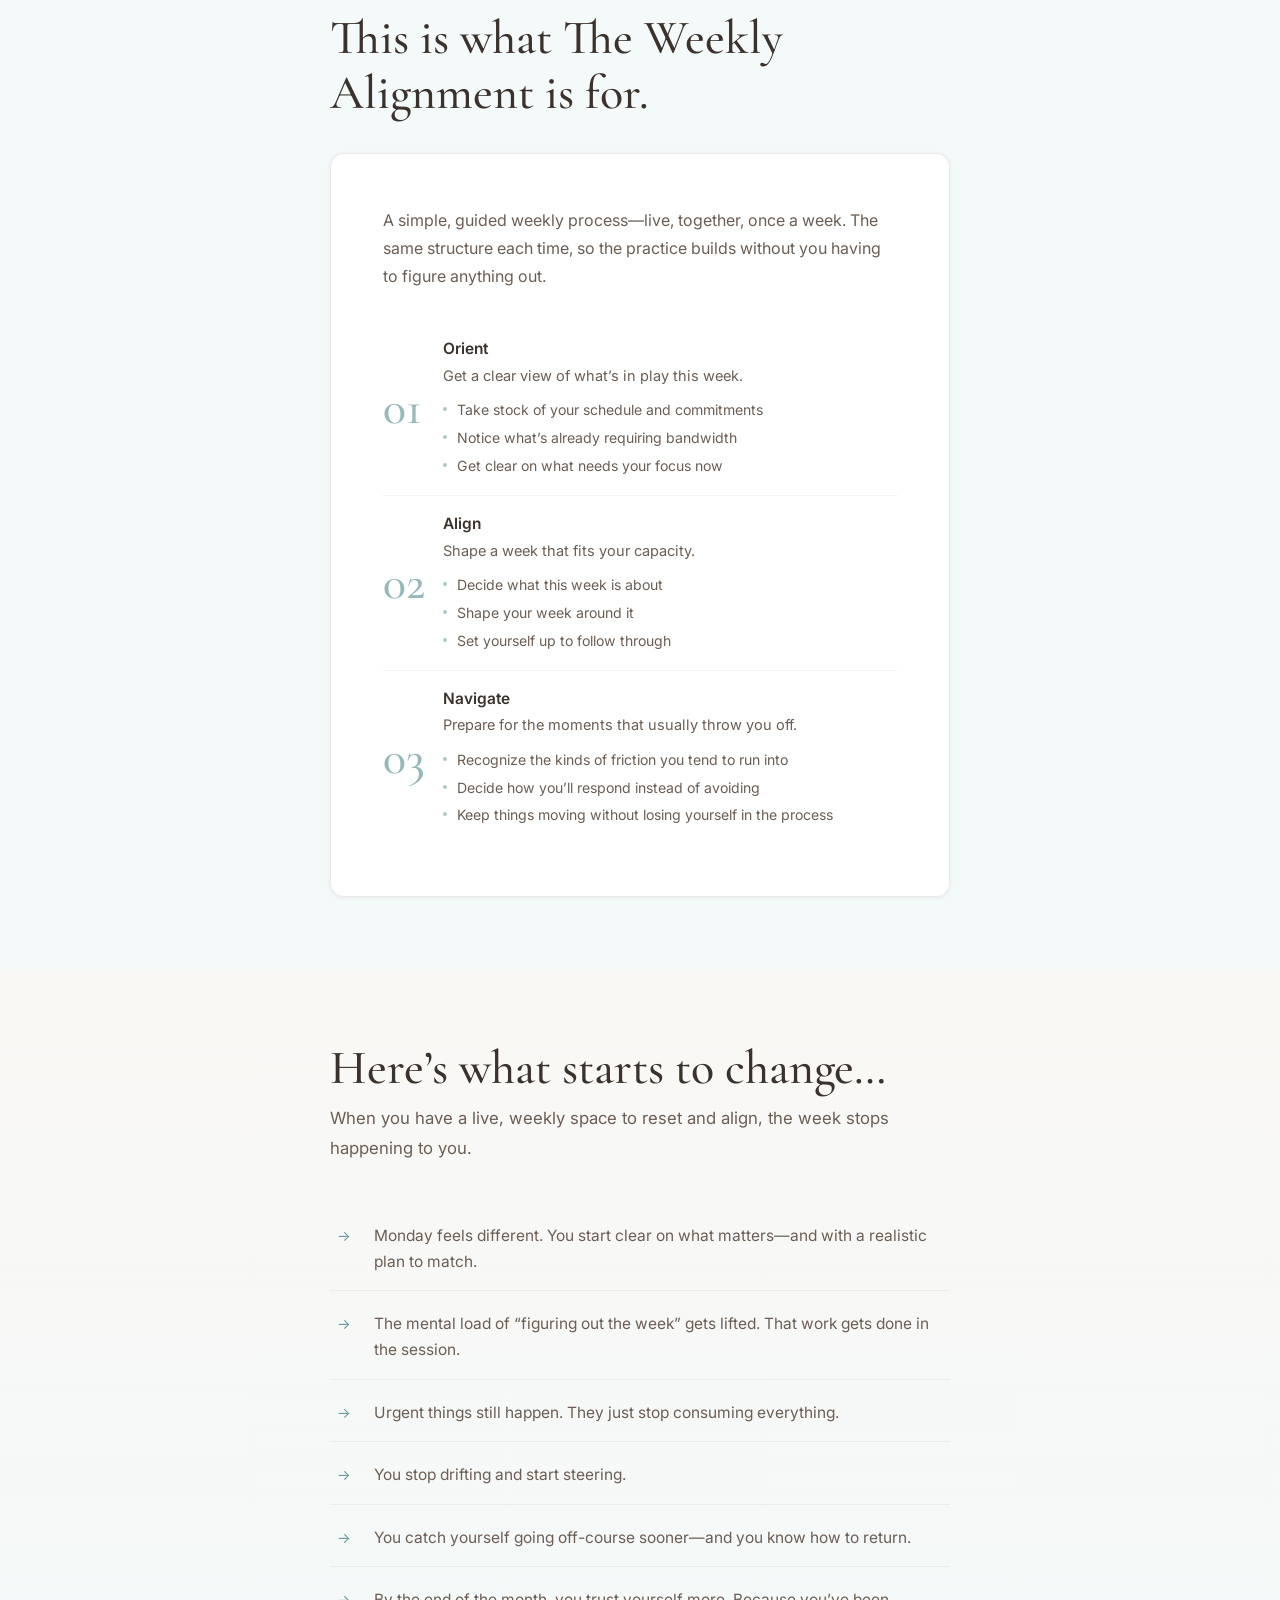
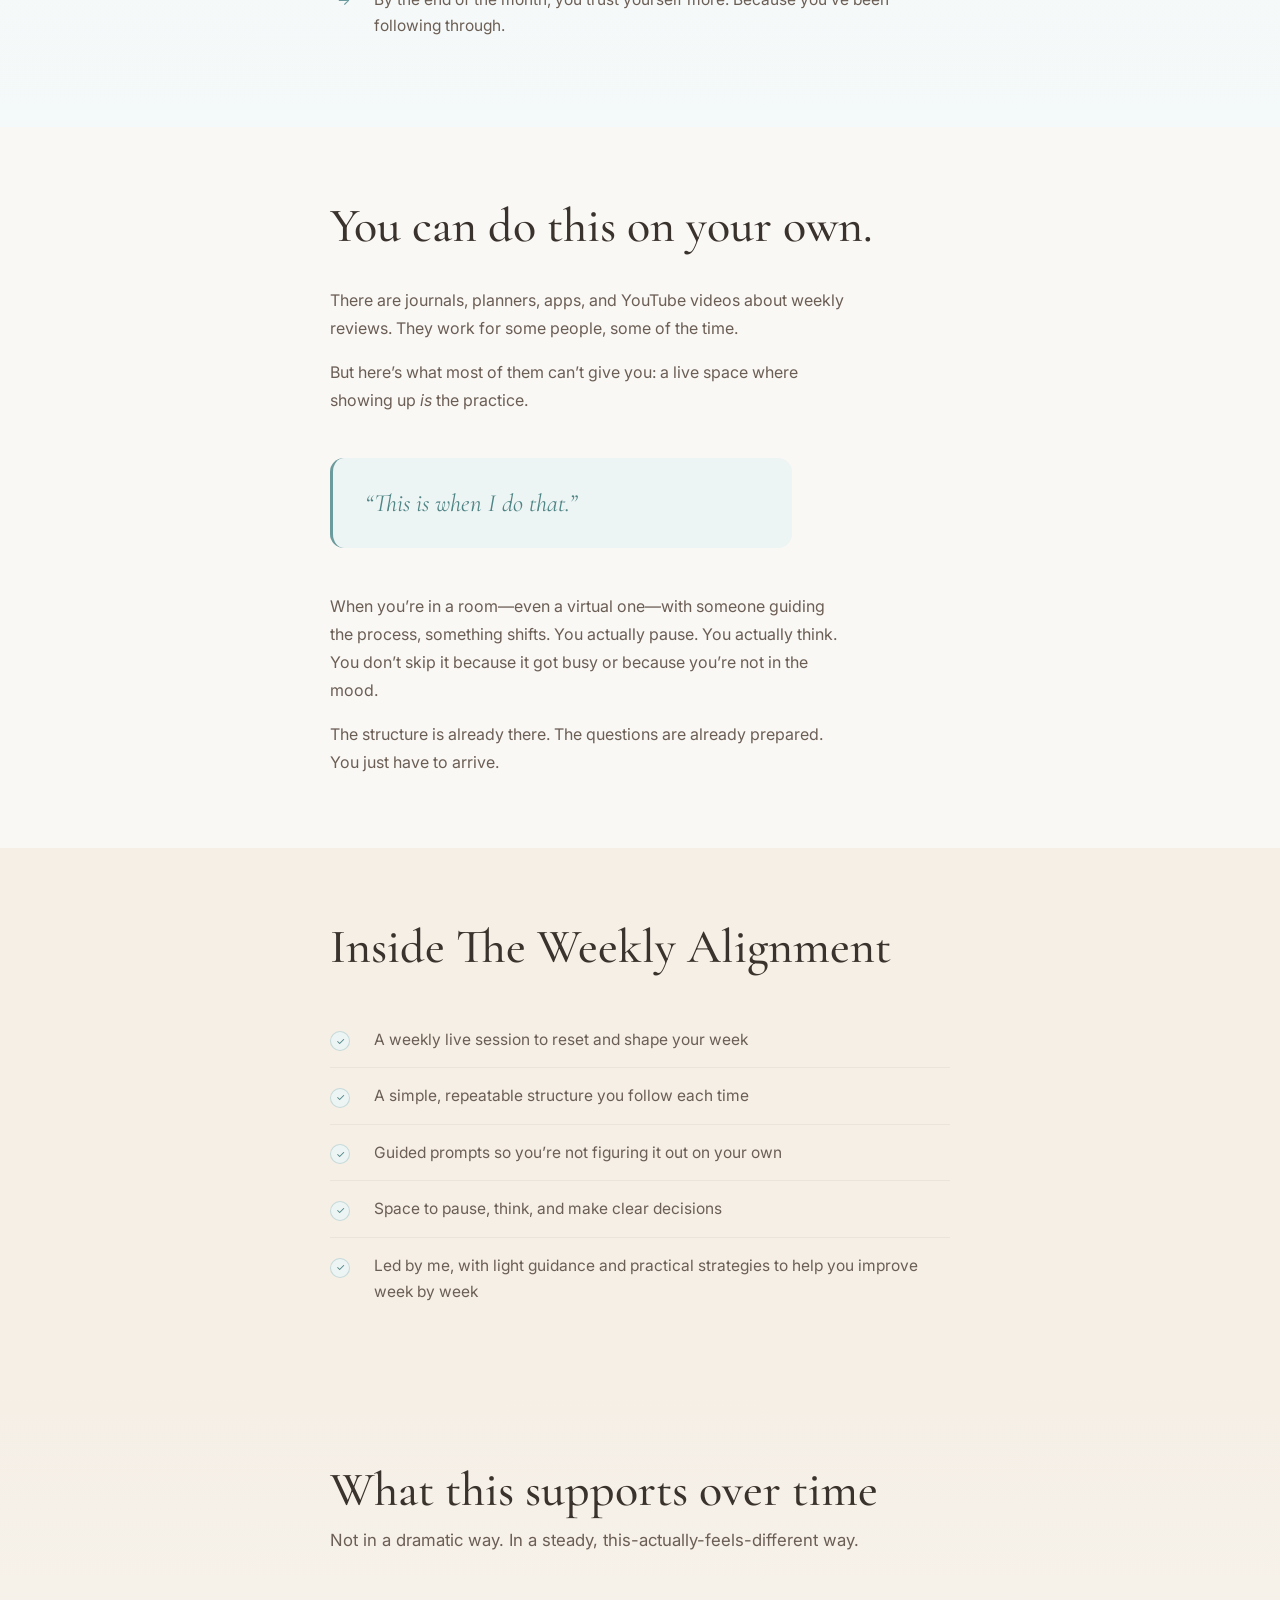
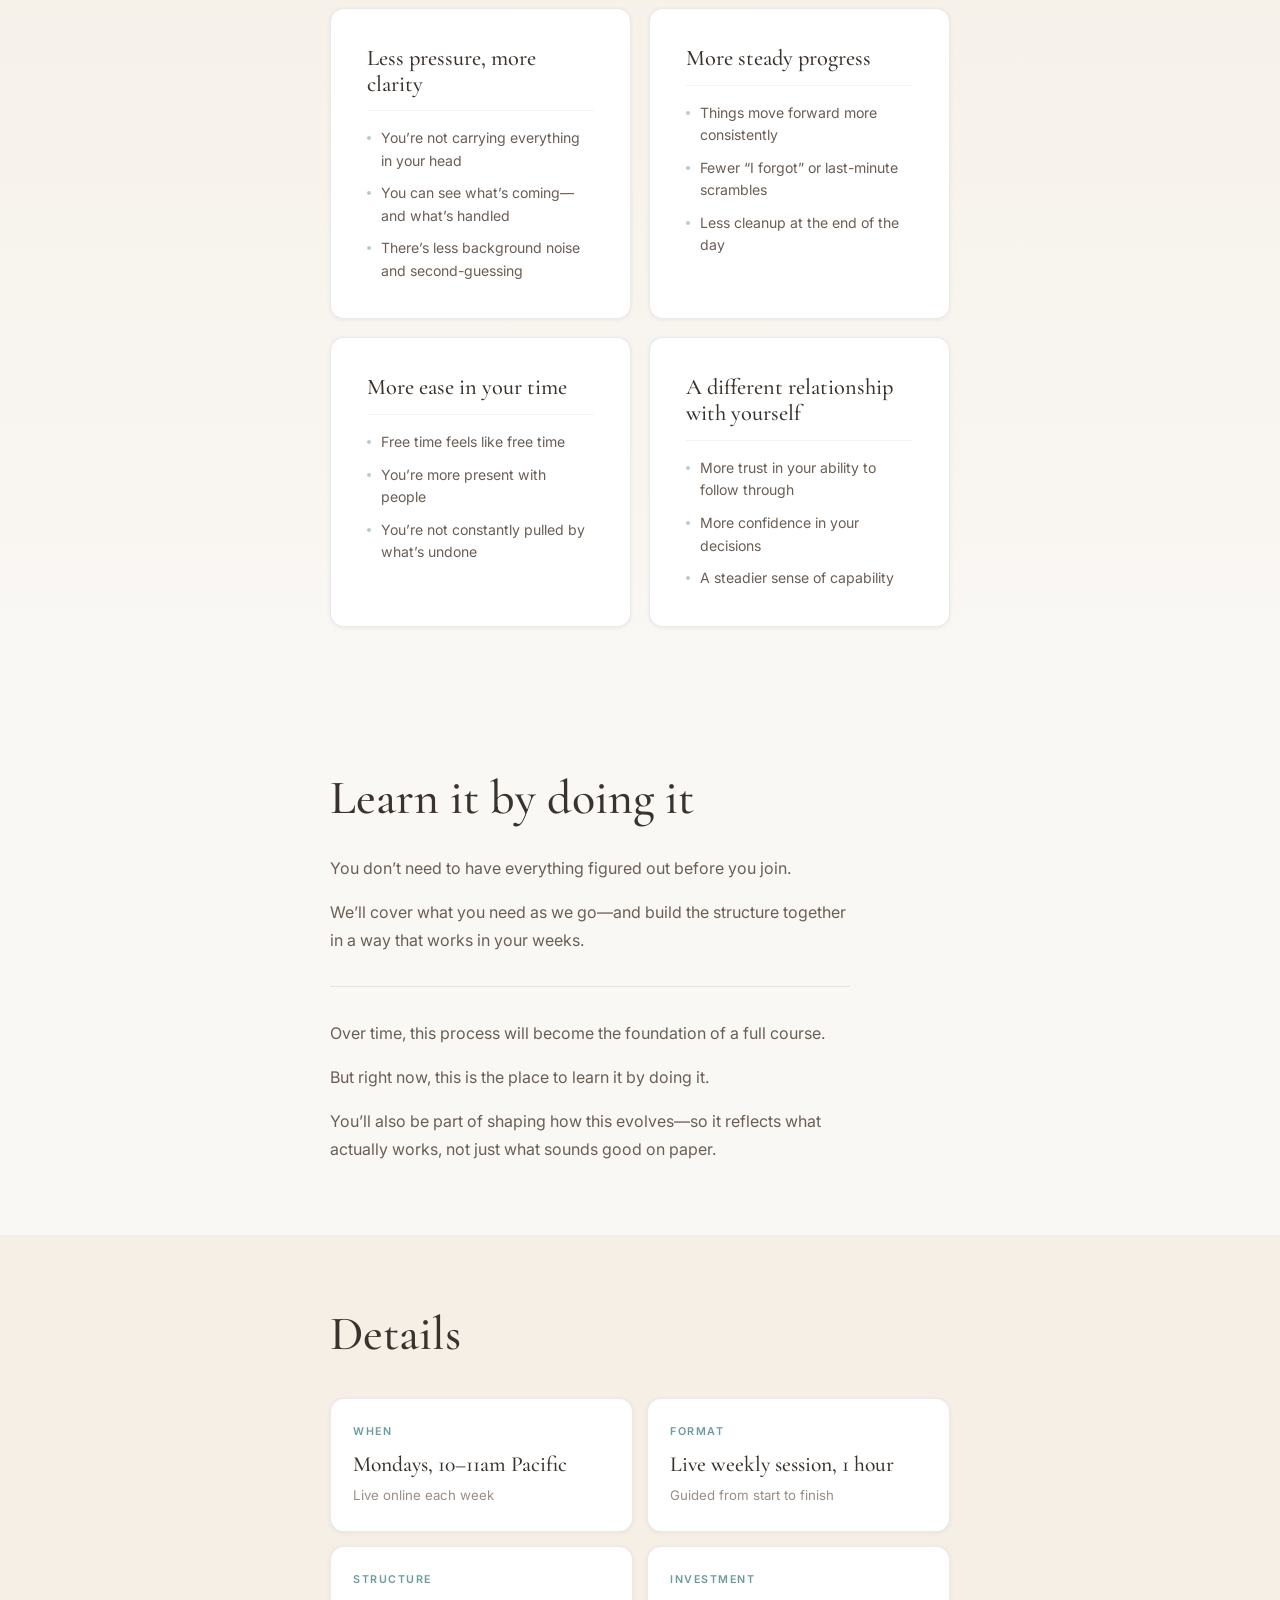
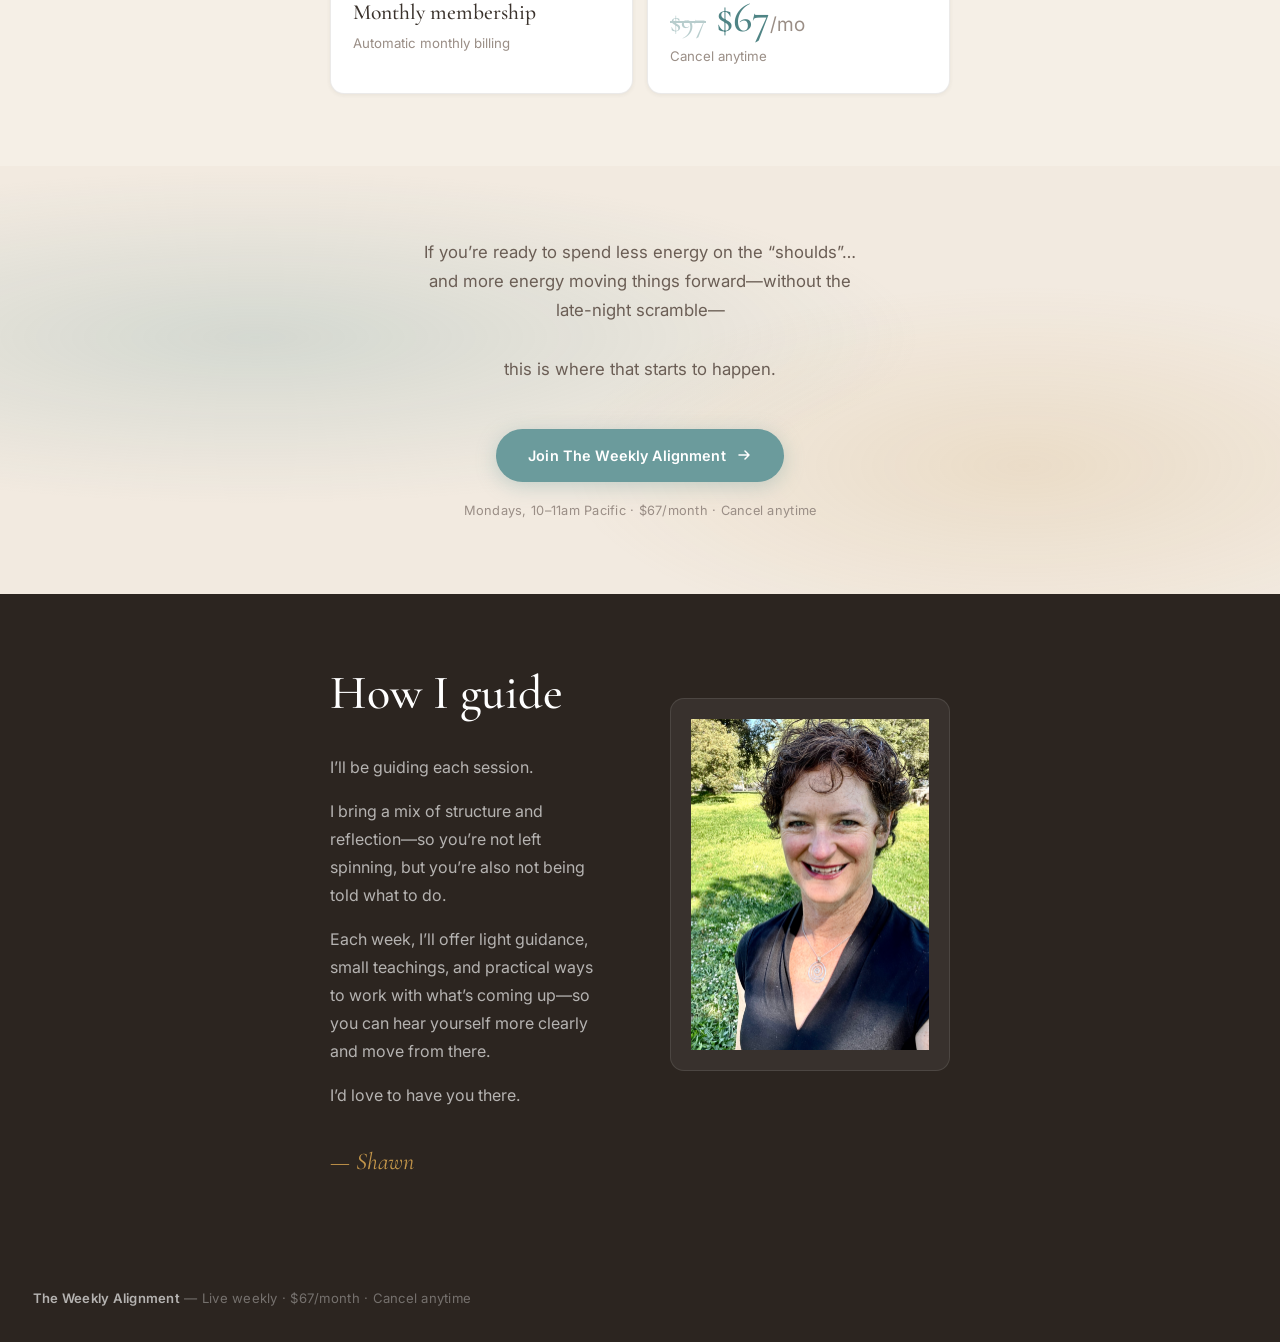
<file: weeklyAlignment/weekly-alignment.html>
<!DOCTYPE html>
<html lang="en">
<head>
  <meta charset="UTF-8" />
  <meta name="viewport" content="width=device-width, initial-scale=1.0" />
  <title>The Weekly Alignment</title>
  <link rel="preconnect" href="https://fonts.googleapis.com" />
  <link rel="preconnect" href="https://fonts.gstatic.com" crossorigin />
  <link href="https://fonts.googleapis.com/css2?family=Cormorant+Garamond:ital,wght@0,300;0,400;0,500;0,600;1,300;1,400;1,500&family=Inter:wght@300;400;500;600&display=swap" rel="stylesheet" />
  <style>

/* ─────────────────────────────────────────────────────────────
   TOKENS
───────────────────────────────────────────────────────────── */
:root {
  --bg:          #FAF8F5;
  --bg-warm:     #F5EFE6;
  --bg-card:     #FFFFFF;
  --bg-dark:     #2C2520;

  --ink:         #3A322C;
  --ink-mid:     #6B5E55;
  --ink-soft:    #9A8E86;
  --ink-white:   rgba(255,255,255,0.90);
  --ink-white-m: rgba(255,255,255,0.65);

  --sage:        #6B9B9C;
  --sage-light:  #EDF4F4;
  --sage-mid:    #4F8485;
  --sage-pale:   #F4F9F9;

  --gold:        #C4964A;
  --gold-light:  #FBF3E4;

  --border:      rgba(58,50,44,0.10);
  --border-soft: rgba(58,50,44,0.06);
  --shadow-sm:   0 1px 4px rgba(58,50,44,0.07);
  --shadow-md:   0 4px 24px rgba(58,50,44,0.10);
  --shadow-lg:   0 12px 48px rgba(58,50,44,0.12);

  --nav-h:       66px;
  --r:           14px;
  --r-sm:        8px;
  --max:         700px;
  --max-wide:    960px;
  --gap:         clamp(48px, 6vw, 72px);
}

/* ─────────────────────────────────────────────────────────────
   BASE
───────────────────────────────────────────────────────────── */
*, *::before, *::after { box-sizing: border-box; margin: 0; padding: 0; }

html {
  scroll-behavior: smooth;
  -webkit-text-size-adjust: 100%;
}
@media (prefers-reduced-motion: reduce) {
  html { scroll-behavior: auto; }
  *, *::before, *::after { animation-duration: 0.01ms !important; transition-duration: 0.01ms !important; }
}

body {
  font-family: 'Inter', system-ui, sans-serif;
  background: var(--bg);
  color: var(--ink);
  font-size: 16px;
  line-height: 1.75;
  -webkit-font-smoothing: antialiased;
}

/* ─────────────────────────────────────────────────────────────
   TYPOGRAPHY
───────────────────────────────────────────────────────────── */
h1, h2, h3, h4 {
  font-family: 'Cormorant Garamond', Georgia, serif;
  line-height: 1.15;
  font-weight: 500;
}
h1   { font-size: clamp(2.4rem, 5.5vw, 3.8rem); }
h2   { font-size: clamp(2rem, 4vw, 3rem); }
h3   { font-size: clamp(1.25rem, 2.5vw, 1.6rem); font-weight: 500; }
h4   { font-size: 1.1rem; font-weight: 600; font-family: 'Inter', sans-serif; }

p    { margin-bottom: 1em; max-width: 58ch; }
p:last-child { margin-bottom: 0; }
em   { font-style: italic; }
strong { font-weight: 600; }

/* ─────────────────────────────────────────────────────────────
   LAYOUT
───────────────────────────────────────────────────────────── */
.wrap      { max-width: var(--max);      margin: 0 auto; padding: 0 clamp(20px, 5vw, 40px); }
.wrap-wide { max-width: var(--max-wide); margin: 0 auto; padding: 0 clamp(20px, 5vw, 40px); }

section { padding: var(--gap) 0; }


/* ─────────────────────────────────────────────────────────────
   BUTTON
───────────────────────────────────────────────────────────── */
.btn {
  display: inline-flex;
  align-items: center;
  gap: 10px;
  padding: 14px 32px;
  border-radius: 100px;
  font-family: 'Inter', sans-serif;
  font-size: 0.9rem;
  font-weight: 600;
  letter-spacing: 0.01em;
  text-decoration: none;
  border: none;
  cursor: pointer;
  transition: transform 0.2s ease, box-shadow 0.2s ease, background 0.2s ease;
}
.btn:focus-visible { outline: 2px solid var(--sage); outline-offset: 4px; }
.btn:hover         { transform: translateY(-2px); }

.btn-sage {
  background: var(--sage);
  color: #fff;
  box-shadow: 0 4px 20px rgba(107,155,156,0.35);
}
.btn-sage:hover { background: var(--sage-mid); box-shadow: 0 8px 28px rgba(107,155,156,0.4); }

.btn-outline {
  background: transparent;
  color: #fff;
  border: 1.5px solid rgba(255,255,255,0.4);
}
.btn-outline:hover { background: rgba(255,255,255,0.1); border-color: rgba(255,255,255,0.7); }

.btn-ghost {
  background: rgba(107,155,156,0.12);
  color: var(--sage-mid);
}
.btn-ghost:hover { background: rgba(107,155,156,0.2); }

/* ─────────────────────────────────────────────────────────────
   DIVIDER LINE
───────────────────────────────────────────────────────────── */
.rule {
  width: 40px; height: 1.5px;
  background: var(--sage);
  border: none;
  margin: 28px 0;
  opacity: 0.5;
}

/* ─────────────────────────────────────────────────────────────
   NAV
───────────────────────────────────────────────────────────── */
.nav {
  position: fixed;
  top: 0; left: 0; right: 0;
  z-index: 300;
  height: var(--nav-h);
  display: flex;
  align-items: center;
  transition: background 0.35s ease, box-shadow 0.35s ease;
}
.nav.is-scrolled {
  background: rgba(250,248,245,0.94);
  backdrop-filter: blur(12px);
  -webkit-backdrop-filter: blur(12px);
  box-shadow: 0 1px 0 var(--border);
}
.nav-inner {
  max-width: var(--max-wide);
  margin: 0 auto;
  padding: 0 clamp(20px,5vw,40px);
  width: 100%;
  display: flex;
  align-items: center;
  justify-content: space-between;
}
.nav-logo {
  font-family: 'Cormorant Garamond', serif;
  font-size: 1.2rem;
  font-weight: 500;
  color: rgba(255,255,255,0.92);
  text-decoration: none;
  letter-spacing: -0.01em;
  transition: color 0.3s;
}
.nav-logo:hover { color: #fff; }
.nav.is-scrolled .nav-logo { color: var(--ink); }
.nav.is-scrolled .nav-logo:hover { color: var(--sage); }

.nav-links {
  display: flex;
  align-items: center;
  gap: 0;
  list-style: none;
}
.nav-links a {
  display: block;
  padding: 8px 14px;
  font-size: 0.84rem;
  font-weight: 500;
  color: rgba(255,255,255,0.82);
  text-decoration: none;
  border-radius: var(--r-sm);
  transition: color 0.3s, background 0.15s;
  position: relative;
}
.nav-links a::after {
  content: '';
  position: absolute;
  bottom: 4px; left: 14px; right: 14px;
  height: 1.5px;
  background: currentColor;
  transform: scaleX(0);
  transform-origin: left;
  transition: transform 0.2s ease;
}
.nav-links a:hover,
.nav-links a.is-active { color: #fff; }
.nav-links a.is-active::after,
.nav-links a:hover::after { transform: scaleX(1); }
.nav-links a:focus-visible { outline: 2px solid rgba(255,255,255,0.6); outline-offset: 2px; }

/* Once scrolled, switch to dark text */
.nav.is-scrolled .nav-links a               { color: var(--ink-mid); }
.nav.is-scrolled .nav-links a:hover,
.nav.is-scrolled .nav-links a.is-active     { color: var(--sage-mid); }
.nav.is-scrolled .nav-links a:focus-visible { outline-color: var(--sage); }

/* hamburger */
.nav-toggle {
  display: none;
  flex-direction: column;
  justify-content: center;
  gap: 5px;
  width: 40px; height: 40px;
  background: none;
  border: none;
  cursor: pointer;
  padding: 7px;
  border-radius: var(--r-sm);
}
.nav-toggle:focus-visible { outline: 2px solid var(--sage); outline-offset: 2px; }
.nav-toggle span {
  display: block;
  height: 1.5px;
  background: rgba(255,255,255,0.9);
  border-radius: 2px;
  transition: transform 0.25s ease, opacity 0.2s ease, width 0.2s ease, background 0.3s ease;
}
.nav.is-scrolled .nav-toggle span { background: var(--ink); }
.nav-toggle span:nth-child(2) { width: 70%; }
.nav-toggle.is-open span:nth-child(1) { transform: translateY(6.5px) rotate(45deg); }
.nav-toggle.is-open span:nth-child(2) { opacity: 0; }
.nav-toggle.is-open span:nth-child(3) { transform: translateY(-6.5px) rotate(-45deg); width: 100%; }

/* mobile menu */
.nav-mobile {
  position: fixed;
  inset: var(--nav-h) 0 auto;
  background: rgba(250,248,245,0.97);
  backdrop-filter: blur(16px);
  -webkit-backdrop-filter: blur(16px);
  border-bottom: 1px solid var(--border);
  padding: 16px clamp(20px,5vw,40px) 28px;
  z-index: 299;
  display: none;
  opacity: 0;
  transform: translateY(-8px);
  transition: opacity 0.2s ease, transform 0.2s ease;
}
.nav-mobile.is-open {
  display: block;
  opacity: 1;
  transform: translateY(0);
}
.nav-mobile ul { list-style: none; }
.nav-mobile a {
  display: block;
  padding: 13px 8px;
  font-size: 1.05rem;
  font-weight: 500;
  color: var(--ink);
  text-decoration: none;
  border-bottom: 1px solid var(--border-soft);
  transition: color 0.15s, padding-left 0.2s;
}
.nav-mobile a:last-child { border-bottom: none; }
.nav-mobile a:hover { color: var(--sage); padding-left: 14px; }

/* ─────────────────────────────────────────────────────────────
   FADE-IN ON SCROLL
───────────────────────────────────────────────────────────── */
.reveal {
  opacity: 0;
  transform: translateY(22px);
  transition: opacity 0.65s ease, transform 0.65s ease;
}
.reveal.is-visible {
  opacity: 1;
  transform: translateY(0);
}
.reveal-delay-1 { transition-delay: 0.1s; }
.reveal-delay-2 { transition-delay: 0.2s; }
.reveal-delay-3 { transition-delay: 0.3s; }
.reveal-delay-4 { transition-delay: 0.4s; }

/* ─────────────────────────────────────────────────────────────
   HERO
───────────────────────────────────────────────────────────── */
.hero {
  position: relative;
  min-height: 100svh;
  display: flex;
  align-items: center;
  overflow: hidden;
  padding-top: var(--nav-h);
}

/* Photo background */
.hero-bg {
  position: absolute;
  inset: -20% 0 -20%;        /* extra vertical room for parallax travel */
  z-index: 0;
  will-change: transform;
  background-image: url('mug.jpeg');
  background-size: cover;
  background-position: center 30%;
}
/* Dark gradient overlay — keeps text readable over any photo */
.hero-bg::before {
  content: '';
  position: absolute;
  inset: 0;
  background: linear-gradient(
    155deg,
    rgba(28, 22, 18, 0.58) 0%,
    rgba(28, 22, 18, 0.35) 50%,
    rgba(28, 22, 18, 0.55) 100%
  );
}
/* Subtle warm tint layer */
.hero-bg::after {
  content: '';
  position: absolute;
  inset: 0;
  background: radial-gradient(ellipse 70% 60% at 15% 85%, rgba(196,150,74,0.18) 0%, transparent 60%);
}

/* Floating perspective layers */
.hero-layer {
  position: absolute;
  border-radius: 50%;
  will-change: transform;
  pointer-events: none;
}
.hero-layer-1 {
  width: 700px; height: 280px;
  top: 28%; left: -8%;
  background: linear-gradient(90deg, rgba(107,155,156,0.10), transparent);
  filter: blur(48px);
  border-radius: 50%;
}
.hero-layer-2 {
  width: 500px; height: 200px;
  top: 46%; right: -5%;
  background: linear-gradient(270deg, rgba(196,150,74,0.10), transparent);
  filter: blur(40px);
  border-radius: 50%;
}
.hero-layer-3 {
  width: 300px; height: 300px;
  top: 8%; right: 12%;
  background: radial-gradient(circle, rgba(107,155,156,0.08) 0%, transparent 65%);
  filter: blur(24px);
}

.hero-title {
  font-family: 'Inter', sans-serif;
  font-size: 0.78rem;
  font-weight: 500;
  letter-spacing: 0.18em;
  text-transform: uppercase;
  color: rgba(255,255,255,0.50);
  margin-bottom: 18px;
}

.hero-content {
  position: relative;
  z-index: 2;
  max-width: var(--max);
  margin: 0 auto;
  padding: 80px clamp(20px,5vw,40px) 110px;
}
.hero h1 {
  color: #fff;
  margin-bottom: 28px;
  max-width: 16em;
  text-shadow: 0 2px 24px rgba(0,0,0,0.25);
}
.hero h1 em { color: rgba(255,255,255,0.75); font-style: italic; }
.hero-sub {
  font-size: 1.12rem;
  color: rgba(255,255,255,0.78);
  max-width: 46ch;
  margin-bottom: 44px;
  line-height: 1.7;
}
.hero-scroll {
  position: absolute;
  bottom: 36px;
  left: clamp(20px,5vw,40px);
  display: flex;
  align-items: center;
  gap: 10px;
  font-size: 0.72rem;
  letter-spacing: 0.12em;
  text-transform: uppercase;
  color: rgba(255,255,255,0.55);
  text-decoration: none;
  opacity: 0.8;
  transition: opacity 0.2s;
  animation: drift 2.8s ease-in-out infinite;
}
.hero-scroll:hover { opacity: 1; }
@keyframes drift {
  0%, 100% { transform: translateY(0); }
  50%       { transform: translateY(5px); }
}
.hero-scroll svg { flex-shrink: 0; }

/* ─────────────────────────────────────────────────────────────
   PROBLEM — "too much in the head"
───────────────────────────────────────────────────────────── */
.problem {
  background: var(--bg);
  position: relative;
}
/* subtle texture suggestion */
.problem::before {
  content: '';
  position: absolute;
  inset: 0;
  background:
    radial-gradient(ellipse 40% 30% at 90% 20%, rgba(107,155,156,0.06) 0%, transparent 70%),
    radial-gradient(ellipse 35% 25% at 5%  75%, rgba(196,150,74,0.07)  0%, transparent 65%);
  pointer-events: none;
}
.problem h2 { color: var(--ink); margin-bottom: 8px; }
.problem-intro { color: var(--ink-mid); margin-bottom: 40px; font-size: 1.05rem; }

.dot-list { list-style: none; padding: 0; position: relative; z-index: 1; }
.dot-list li {
  display: grid;
  grid-template-columns: 20px 1fr;
  gap: 16px;
  align-items: baseline;
  padding: 13px 0;
  border-bottom: 1px solid var(--border-soft);
  font-size: 0.97rem;
  color: var(--ink-mid);
  line-height: 1.65;
}
.dot-list li:last-child { border-bottom: none; }
.dot-list li::before {
  content: '';
  display: block;
  width: 5px; height: 5px;
  border-radius: 50%;
  background: var(--sage);
  opacity: 0.6;
  margin-top: 9px;
  justify-self: center;
}

/* ─────────────────────────────────────────────────────────────
   SHIFT — "things open up"
───────────────────────────────────────────────────────────── */
.shift {
  background: linear-gradient(180deg, var(--bg) 0%, var(--sage-pale) 100%);
}
.shift h2 { color: var(--ink); margin-bottom: 8px; }
.shift-intro { color: var(--ink-mid); margin-bottom: 44px; font-size: 1.05rem; }

.shift-list { list-style: none; padding: 0; display: grid; gap: 4px; }
.shift-item {
  display: grid;
  grid-template-columns: 28px 1fr;
  color: var(--ink-mid);
  gap: 16px;
  align-items: baseline;
  padding: 16px 0;
  border-bottom: 1px solid var(--border-soft);
  font-size: 0.97rem;
  line-height: 1.65;
  opacity: 0;
  transform: translateX(-12px);
  transition: opacity 0.5s ease, transform 0.5s ease;
}
.shift-item.is-visible { opacity: 1; transform: translateX(0); }
.shift-item:last-child  { border-bottom: none; }
.shift-arrow {
  font-size: 0.9rem;
  color: var(--sage);
  justify-self: center;
  line-height: 1.65;
}

/* ─────────────────────────────────────────────────────────────
   OFFER INTRO
───────────────────────────────────────────────────────────── */
.offer-intro {
  background: var(--sage-pale);
}
.offer-intro h2 { color: var(--ink); margin-bottom: 32px; max-width: 14em; }

.offer-container {
  background: var(--bg-card);
  border-radius: var(--r);
  border: 1px solid var(--border);
  padding: clamp(32px, 5vw, 52px);
  box-shadow: var(--shadow-sm);
}
.offer-body { font-size: 1rem; color: var(--ink-mid); margin-bottom: 32px; }
.offer-body p { max-width: none; }

.steps-list { list-style: none; padding: 0; display: grid; gap: 1px; }
.step-item {
  display: grid;
  grid-template-columns: 40px 1fr;
  gap: 20px;
  padding: 18px 0;
  border-bottom: 1px solid var(--border-soft);
  align-items: center;
}
.step-item:last-child { border-bottom: none; }
.step-num {
  font-family: 'Cormorant Garamond', serif;
  font-size: 3rem;
  font-weight: 500;
  color: var(--sage);
  line-height: 1;
  opacity: 0.7;
}
.step-text h4   { font-size: 0.97rem; color: var(--ink); margin-bottom: 6px; }
.step-text p    { font-size: 0.91rem; color: var(--ink-mid); margin: 0 0 10px; max-width: none; }
.step-bullets {
  list-style: none;
  padding: 0;
  display: grid;
  gap: 6px;
  margin: 0;
}
.step-bullets li {
  font-size: 0.88rem;
  color: var(--ink-mid);
  line-height: 1.55;
  padding-left: 14px;
  position: relative;
}
.step-bullets li::before {
  content: '';
  position: absolute;
  left: 0; top: 8px;
  width: 4px; height: 4px;
  border-radius: 50%;
  background: var(--sage);
  opacity: 0.55;
}

/* ─────────────────────────────────────────────────────────────
   WHY LIVE MATTERS
───────────────────────────────────────────────────────────── */
.why-live { background: var(--bg); }
.why-live h2 { color: var(--ink); margin-bottom: 32px; }
.why-live-body { font-size: 1rem; color: var(--ink-mid); }
.why-live-body p { max-width: 52ch; }

.pull-quote {
  margin: 44px 0;
  padding: 28px 32px;
  background: var(--sage-light);
  border-radius: var(--r);
  border-left: 3px solid var(--sage);
  font-family: 'Cormorant Garamond', serif;
  font-size: 1.55rem;
  font-weight: 400;
  font-style: italic;
  color: var(--sage-mid);
  line-height: 1.4;
  max-width: 42ch;
}

/* ─────────────────────────────────────────────────────────────
   WHAT YOU GET
───────────────────────────────────────────────────────────── */
.what-you-get { background: var(--bg-warm); }
.what-you-get h2 { color: var(--ink); margin-bottom: 36px; }

.get-list { list-style: none; padding: 0; }
.get-list li {
  display: grid;
  grid-template-columns: 28px 1fr;
  gap: 16px;
  align-items: baseline;
  padding: 15px 0;
  border-bottom: 1px solid var(--border-soft);
  font-size: 0.97rem;
  line-height: 1.65;
  color: var(--ink-mid);
}
.get-list li:last-child { border-bottom: none; }
.get-check {
  width: 20px; height: 20px;
  border-radius: 50%;
  background: var(--sage-light);
  border: 1.5px solid rgba(107,155,156,0.3);
  display: flex; align-items: center; justify-content: center;
  font-size: 0.65rem;
  color: var(--sage-mid);
  margin-top: 3px;
  flex-shrink: 0;
}

/* ─────────────────────────────────────────────────────────────
   BENEFITS
───────────────────────────────────────────────────────────── */
.benefits {
  background: linear-gradient(180deg, var(--bg-warm) 0%, var(--bg) 100%);
}
.benefits h2 { color: var(--ink); margin-bottom: 8px; }
.benefits-sub { color: var(--ink-mid); margin-bottom: 52px; font-size: 1.05rem; }

.benefit-grid {
  display: grid;
  grid-template-columns: repeat(2, 1fr);
  gap: 18px;
}
.benefit-card {
  background: var(--bg-card);
  border-radius: var(--r);
  border: 1px solid var(--border);
  padding: clamp(24px, 3.5vw, 36px);
  box-shadow: var(--shadow-sm);
  transition: box-shadow 0.25s ease, transform 0.25s ease;
}
.benefit-card:hover {
  box-shadow: var(--shadow-md);
  transform: translateY(-3px);
}
.benefit-title {
  font-family: 'Cormorant Garamond', serif;
  font-size: 1.4rem;
  font-weight: 500;
  color: var(--ink);
  margin-bottom: 16px;
  padding-bottom: 14px;
  border-bottom: 1px solid var(--border-soft);
}
.benefit-body { list-style: none; padding: 0; display: grid; gap: 10px; }
.benefit-body li {
  font-size: 0.88rem;
  color: var(--ink-mid);
  line-height: 1.6;
  padding-left: 14px;
  position: relative;
}
.benefit-body li::before {
  content: '';
  position: absolute;
  left: 0; top: 9px;
  width: 4px; height: 4px;
  border-radius: 50%;
  background: var(--sage);
  opacity: 0.5;
}

/* ─────────────────────────────────────────────────────────────
   HOW THIS FITS
───────────────────────────────────────────────────────────── */
.how-fits { background: var(--bg); }
.how-fits h2 { color: var(--ink); margin-bottom: 28px; }
.how-fits-body { font-size: 1rem; color: var(--ink-mid); }
.how-fits-body p { max-width: 52ch; }
.how-fits-rule {
  border: none;
  border-top: 1px solid var(--border);
  margin: 32px 0;
  max-width: 52ch;
}

.how-fits-callout {
  margin-top: 36px;
  padding: 22px 26px;
  background: var(--gold-light);
  border-radius: var(--r-sm);
  border: 1px solid rgba(196,150,74,0.2);
  font-size: 1rem;
  font-weight: 500;
  color: #7A5E28;
  max-width: 42ch;
}

/* ─────────────────────────────────────────────────────────────
   DETAILS
───────────────────────────────────────────────────────────── */
.details { background: var(--bg-warm); }
.details h2 { color: var(--ink); margin-bottom: 36px; }

.detail-grid {
  display: grid;
  grid-template-columns: repeat(auto-fit, minmax(210px, 1fr));
  gap: 14px;
}
.detail-card {
  background: var(--bg-card);
  border-radius: var(--r);
  border: 1px solid var(--border);
  padding: 24px 22px;
  box-shadow: var(--shadow-sm);
}
.detail-label {
  font-size: 0.67rem;
  font-weight: 600;
  letter-spacing: 0.14em;
  text-transform: uppercase;
  color: var(--sage);
  margin-bottom: 8px;
}
.detail-value {
  font-family: 'Cormorant Garamond', serif;
  font-size: 1.35rem;
  font-weight: 500;
  color: var(--ink);
  line-height: 1.3;
}
.detail-value.is-price {
  font-size: 2.6rem;
  color: var(--sage-mid);
  line-height: 1;
}
.detail-note {
  font-size: 0.83rem;
  color: var(--ink-soft);
  margin-top: 6px;
}

/* ─────────────────────────────────────────────────────────────
   HOW I GUIDE
───────────────────────────────────────────────────────────── */
.guide {
  background: var(--bg-dark);
  color: var(--ink-white);
}
.guide h2    { color: #fff; margin-bottom: 32px; }
.guide-body  { font-size: 1rem; color: var(--ink-white-m); }
.guide-body p { max-width: 50ch; }
.guide-body p strong { color: var(--ink-white); }

.guide-sig {
  display: inline-block;
  margin-top: 32px;
  font-family: 'Cormorant Garamond', serif;
  font-size: 1.5rem;
  font-style: italic;
  color: var(--gold);
  opacity: 0.9;
}

/* photo placeholder */
.guide-photo {
  width: 100%; max-width: 280px;
  aspect-ratio: 3 / 4;
  border-radius: var(--r);
  overflow: hidden;
  background: rgba(255,255,255,0.06);
  border: 1px solid rgba(255,255,255,0.1);
  display: flex;
  align-items: center;
  justify-content: center;
  color: rgba(255,255,255,0.25);
  font-size: 0.78rem;
  text-align: center;
  padding: 20px;
  line-height: 1.5;
  margin-top: clamp(32px, 5vw, 0px);
}
.guide-photo img { width: 100%; height: 100%; object-fit: cover; display: block; }
.guide-layout {
  display: grid;
  grid-template-columns: 1fr auto;
  gap: clamp(36px, 6vw, 72px);
  align-items: start;
}

/* ─────────────────────────────────────────────────────────────
   FINAL CTA
───────────────────────────────────────────────────────────── */
.final-cta {
  background:
    radial-gradient(ellipse 80% 60% at 20% 40%, rgba(107,155,156,0.22) 0%, transparent 65%),
    radial-gradient(ellipse 60% 70% at 80% 70%, rgba(196,150,74,0.16) 0%, transparent 60%),
    #F2EAE0;
  text-align: center;
}
.final-cta h2     { color: var(--ink); margin-bottom: 16px; max-width: 14em; margin-left: auto; margin-right: auto; }
.final-cta-sub    { font-size: 1.05rem; color: var(--ink-mid); max-width: 40ch; margin: 0 auto 44px; }
.final-cta-note   { display: block; font-size: 0.8rem; color: var(--ink-soft); margin-top: 18px; letter-spacing: 0.02em; }

/* ─────────────────────────────────────────────────────────────
   FOOTER
───────────────────────────────────────────────────────────── */
footer {
  background: var(--bg-dark);
  color: rgba(255,255,255,0.35);
  text-align: center;
  padding: 32px 20px;
  font-size: 0.82rem;
  letter-spacing: 0.02em;
}
footer strong { color: rgba(255,255,255,0.65); }

/* ─────────────────────────────────────────────────────────────
   RESPONSIVE
───────────────────────────────────────────────────────────── */
@media (max-width: 680px) {
  .nav-links    { display: none; }
  .nav-toggle   { display: flex; }

  .benefit-grid { grid-template-columns: 1fr; }
  .guide-layout { grid-template-columns: 1fr; }
  .guide-photo  { max-width: 100%; aspect-ratio: 4/3; }
}

@media (max-width: 480px) {
  h1 { font-size: 2.2rem; }
  h2 { font-size: 1.8rem; }
  .detail-grid { grid-template-columns: 1fr 1fr; }
}

  </style>
</head>
<body>

<!-- ── NAV ──────────────────────────────────────────────────────── -->
<nav id="nav" class="nav" aria-label="Main navigation">
  <div class="nav-inner">
    <a href="#home" class="nav-logo">The Weekly Alignment</a>

    <ul class="nav-links" role="list">
      <li><a href="#home"         data-nav>Home</a></li>
      <li><a href="#how-it-works" data-nav>How It Works</a></li>
      <li><a href="#benefits"     data-nav>Benefits</a></li>
      <li><a href="#details"      data-nav>Details</a></li>
      <li><a href="#join"         data-nav>Join</a></li>
      <!-- add future offers here:
      <li><a href="#one-on-one"   data-nav>1:1 Alignment</a></li>
      -->
    </ul>

    <button
      id="nav-toggle"
      class="nav-toggle"
      aria-label="Toggle menu"
      aria-expanded="false"
      aria-controls="nav-mobile"
    >
      <span></span><span></span><span></span>
    </button>
  </div>
</nav>

<div id="nav-mobile" class="nav-mobile" aria-hidden="true">
  <ul role="list">
    <li><a href="#home">Home</a></li>
    <li><a href="#how-it-works">How It Works</a></li>
    <li><a href="#benefits">Benefits</a></li>
    <li><a href="#details">Details</a></li>
    <li><a href="#join">Join</a></li>
  </ul>
</div>

<main>

<!-- ── HERO ─────────────────────────────────────────────────────── -->
<section id="home" class="hero" aria-labelledby="hero-h1">
  <div class="hero-bg" id="hero-bg" aria-hidden="true">
    <div class="hero-layer hero-layer-1" id="layer1"></div>
    <div class="hero-layer hero-layer-2" id="layer2"></div>
    <div class="hero-layer hero-layer-3" id="layer3"></div>
  </div>

  <div class="hero-content">
    <p class="hero-title reveal">The Weekly Alignment</p>
    <h1 id="hero-h1" class="reveal reveal-delay-1">
      Spend less energy<br>on the &ldquo;shoulds&rdquo;&hellip;<br>
      <em>and more energy moving<br>things forward</em>&mdash;without<br>
      the late-night scramble.
    </h1>
    <p class="hero-sub reveal reveal-delay-2">
      A weekly live space to reset and align&mdash;so you can move through your week more satisfied, relaxed, and proud of how you spent it.
    </p>
    <a href="https://buy.stripe.com/3cIfZhbuF0a93Nr2kn5Rm03" class="btn btn-sage reveal reveal-delay-3" target="_blank" rel="noopener">
      Join The Weekly Alignment
      <svg width="16" height="16" viewBox="0 0 16 16" fill="none" aria-hidden="true">
        <path d="M3 8h10M9 4l4 4-4 4" stroke="currentColor" stroke-width="1.5" stroke-linecap="round" stroke-linejoin="round"/>
      </svg>
    </a>
  </div>

  <a href="#why" class="hero-scroll" aria-label="Scroll to next section">
    <svg width="18" height="18" viewBox="0 0 18 18" fill="none" aria-hidden="true">
      <path d="M9 3v12M4 10l5 5 5-5" stroke="currentColor" stroke-width="1.5" stroke-linecap="round" stroke-linejoin="round"/>
    </svg>
    Scroll
  </a>
</section>

<!-- ── PROBLEM ───────────────────────────────────────────────────── -->
<section id="why" class="problem" aria-labelledby="problem-h2">
  <div class="wrap">
    <h2 id="problem-h2" class="reveal reveal-delay-1">If this sounds familiar&hellip;</h2>
    <ul class="dot-list" role="list">
      <li class="reveal reveal-delay-1"><span>You start Monday with the best intentions&mdash;and by Wednesday the week has already happened to you.</span></li>
      <li class="reveal reveal-delay-2"><span>Your to-do list keeps growing, but the things that actually matter barely move.</span></li>
      <li class="reveal reveal-delay-3"><span>You spend energy on what feels urgent and keep deferring what feels important.</span></li>
      <li class="reveal reveal-delay-1"><span>By Friday you feel like you worked hard all week but can&rsquo;t quite point to what you accomplished.</span></li>
      <li class="reveal reveal-delay-3"><span>You&rsquo;ve tried planning tools and better systems. Some help for a while. But the drift keeps coming back.</span></li>
    </ul>
    <p class="problem-intro reveal reveal-delay-2">The issue isn&rsquo;t that you aren&rsquo;t capable or that you need more willpower.

    It&rsquo;s that you aren&rsquo;t aligning with the realities of your week.</p>
  </div>
</section>

<!-- ── OFFER INTRO ───────────────────────────────────────────────── -->
<section id="how-it-works" class="offer-intro" aria-labelledby="offer-h2">
  <div class="wrap">
    <h2 id="offer-h2" class="reveal reveal-delay-1">This is what The Weekly Alignment is for.</h2>
    <div class="offer-container reveal reveal-delay-2">
      <p class="offer-body">
        A simple, guided weekly process&mdash;live, together, once a week. The same structure each time, so the practice builds without you having to figure anything out.
      </p>
      <ul class="steps-list" role="list">
        <li class="step-item">
          <span class="step-num">01</span>
          <div class="step-text">
            <h4>Orient</h4>
            <p>Get a clear view of what&rsquo;s in play this week.</p>
            <ul class="step-bullets">
              <li>Take stock of your schedule and commitments</li>
              <li>Notice what&rsquo;s already requiring bandwidth</li>
              <li>Get clear on what needs your focus now</li>
            </ul>
          </div>
        </li>
        <li class="step-item">
          <span class="step-num">02</span>
          <div class="step-text">
            <h4>Align</h4>
            <p>Shape a week that fits your capacity.</p>
            <ul class="step-bullets">
              <li>Decide what this week is about</li>
              <li>Shape your week around it</li>
              <li>Set yourself up to follow through</li>
            </ul>
          </div>
        </li>
        <li class="step-item">
          <span class="step-num">03</span>
          <div class="step-text">
            <h4>Navigate</h4>
            <p>Prepare for the moments that usually throw you off.</p>
            <ul class="step-bullets">
              <li>Recognize the kinds of friction you tend to run into</li>
              <li>Decide how you&rsquo;ll respond instead of avoiding</li>
              <li>Keep things moving without losing yourself in the process</li>
            </ul>
          </div>
        </li>
      </ul>
    </div>
  </div>
</section>


<!-- ── SHIFT ─────────────────────────────────────────────────────── -->
<section class="shift" aria-labelledby="shift-h2">
  <div class="wrap">
    <h2 id="shift-h2" class="reveal reveal-delay-1">Here&rsquo;s what starts to change&hellip;</h2>
    <p class="shift-intro reveal reveal-delay-2">When you have a live, weekly space to reset and align, the week stops happening to you.</p>
    <ul class="shift-list" role="list">
      <li class="shift-item"><span class="shift-arrow" aria-hidden="true">→</span><span>Monday feels different. You start clear on what matters&mdash;and with a realistic plan to match.</span></li>
      <li class="shift-item"><span class="shift-arrow" aria-hidden="true">→</span><span>The mental load of &ldquo;figuring out the week&rdquo; gets lifted. That work gets done in the session.</span></li>
      <li class="shift-item"><span class="shift-arrow" aria-hidden="true">→</span><span>Urgent things still happen. They just stop consuming everything.</span></li>
      <li class="shift-item"><span class="shift-arrow" aria-hidden="true">→</span><span>You stop drifting and start steering.</span></li>
      <li class="shift-item"><span class="shift-arrow" aria-hidden="true">→</span><span>You catch yourself going off-course sooner&mdash;and you know how to return.</span></li>
      <li class="shift-item"><span class="shift-arrow" aria-hidden="true">→</span><span>By the end of the month, you trust yourself more. Because you&rsquo;ve been following through.</span></li>
    </ul>
  </div>
</section>



<!-- ── WHY LIVE MATTERS ──────────────────────────────────────────── -->
<section class="why-live" aria-labelledby="why-live-h2">
  <div class="wrap">
    <h2 id="why-live-h2" class="reveal reveal-delay-1">You can do this on your own.</h2>
    <div class="why-live-body">
      <p class="reveal reveal-delay-2">There are journals, planners, apps, and YouTube videos about weekly reviews. They work for some people, some of the time.</p>
      <p class="reveal reveal-delay-3">But here&rsquo;s what most of them can&rsquo;t give you: a live space where showing up <em>is</em> the practice.</p>
      <blockquote class="pull-quote reveal">&ldquo;This is when I do that.&rdquo;</blockquote>
      <p class="reveal">When you&rsquo;re in a room&mdash;even a virtual one&mdash;with someone guiding the process, something shifts. You actually pause. You actually think. You don&rsquo;t skip it because it got busy or because you&rsquo;re not in the mood.</p>
      <p class="reveal">The structure is already there. The questions are already prepared. You just have to arrive.</p>
    </div>
  </div>
</section>

<!-- ── WHAT YOU GET ──────────────────────────────────────────────── -->
<section id="benefits" class="what-you-get" aria-labelledby="get-h2">
  <div class="wrap">
    <h2 id="get-h2" class="reveal reveal-delay-1">Inside The Weekly Alignment</h2>
    <ul class="get-list" role="list">
      <li class="reveal reveal-delay-1"><div class="get-check" aria-hidden="true">✓</div><span>A weekly live session to reset and shape your week</span></li>
      <li class="reveal reveal-delay-2"><div class="get-check" aria-hidden="true">✓</div><span>A simple, repeatable structure you follow each time</span></li>
      <li class="reveal reveal-delay-3"><div class="get-check" aria-hidden="true">✓</div><span>Guided prompts so you&rsquo;re not figuring it out on your own</span></li>
      <li class="reveal reveal-delay-1"><div class="get-check" aria-hidden="true">✓</div><span>Space to pause, think, and make clear decisions</span></li>
      <li class="reveal reveal-delay-2"><div class="get-check" aria-hidden="true">✓</div><span>Led by me, with light guidance and practical strategies to help you improve week by week</span></li>
    </ul>
  </div>
</section>

<!-- ── BENEFITS ──────────────────────────────────────────────────── -->
<section class="benefits" aria-labelledby="benefits-h2">
  <div class="wrap">
    <h2 id="benefits-h2" class="reveal reveal-delay-1">What this supports over time</h2>
    <p class="benefits-sub reveal reveal-delay-2">Not in a dramatic way. In a steady, this-actually-feels-different way.</p>
    <div class="benefit-grid">
      <article class="benefit-card reveal reveal-delay-1">
        <h3 class="benefit-title">Less pressure, more clarity</h3>
        <ul class="benefit-body" role="list">
          <li>You&rsquo;re not carrying everything in your head</li>
          <li>You can see what&rsquo;s coming&mdash;and what&rsquo;s handled</li>
          <li>There&rsquo;s less background noise and second-guessing</li>
        </ul>
      </article>
      <article class="benefit-card reveal reveal-delay-2">
        <h3 class="benefit-title">More steady progress</h3>
        <ul class="benefit-body" role="list">
          <li>Things move forward more consistently</li>
          <li>Fewer &ldquo;I forgot&rdquo; or last-minute scrambles</li>
          <li>Less cleanup at the end of the day</li>
        </ul>
      </article>
      <article class="benefit-card reveal reveal-delay-3">
        <h3 class="benefit-title">More ease in your time</h3>
        <ul class="benefit-body" role="list">
          <li>Free time feels like free time</li>
          <li>You&rsquo;re more present with people</li>
          <li>You&rsquo;re not constantly pulled by what&rsquo;s undone</li>
        </ul>
      </article>
      <article class="benefit-card reveal reveal-delay-4">
        <h3 class="benefit-title">A different relationship with yourself</h3>
        <ul class="benefit-body" role="list">
          <li>More trust in your ability to follow through</li>
          <li>More confidence in your decisions</li>
          <li>A steadier sense of capability</li>
        </ul>
      </article>
    </div>
  </div>
</section>

<!-- ── HOW THIS FITS ─────────────────────────────────────────────── -->
<section class="how-fits" aria-labelledby="fits-h2">
  <div class="wrap">
    <h2 id="fits-h2" class="reveal reveal-delay-1">Learn it by doing it</h2>
    <div class="how-fits-body">
      <p class="reveal reveal-delay-3">You don&rsquo;t need to have everything figured out before you join.</p>
      <p class="reveal">We&rsquo;ll cover what you need as we go&mdash;and build the structure together in a way that works in your weeks.</p>
      <hr class="how-fits-rule reveal" />
      <p class="reveal">Over time, this process will become the foundation of a full course.</p>
      <p class="reveal">But right now, this is the place to learn it by doing it.</p>
      <p class="reveal">You&rsquo;ll also be part of shaping how this evolves&mdash;so it reflects what actually works, not just what sounds good on paper.</p>
    </div>
  </div>
</section>

<!-- ── DETAILS ───────────────────────────────────────────────────── -->
<section id="details" class="details" aria-labelledby="details-h2">
  <div class="wrap">
    <h2 id="details-h2" class="reveal reveal-delay-1">Details</h2>
    <div class="detail-grid">
      <div class="detail-card reveal reveal-delay-1">
        <div class="detail-label">When</div>
        <div class="detail-value">Mondays,&nbsp;10–11am&nbsp;Pacific</div>
        <p class="detail-note">Live online each week</p>
      </div>
      <div class="detail-card reveal reveal-delay-2">
        <div class="detail-label">Format</div>
        <div class="detail-value">Live weekly session, 1 hour</div>
        <p class="detail-note">Guided from start to finish</p>
      </div>
      <div class="detail-card reveal reveal-delay-3">
        <div class="detail-label">Structure</div>
        <div class="detail-value">Monthly membership</div>
        <p class="detail-note">Automatic monthly billing</p>
      </div>
      <div class="detail-card reveal reveal-delay-4">
        <div class="detail-label">Investment</div>
        <div class="detail-value is-price"><s style="opacity:0.4; font-size:0.65em; vertical-align:middle;">$97</s> $67<span style="font-size:1.2rem; font-family:'Inter',sans-serif; font-weight:400; color:var(--ink-soft)">/mo</span></div>
        <p class="detail-note">Cancel anytime</p>
      </div>
    </div>
  </div>
</section>

<!-- ── FINAL CTA ─────────────────────────────────────────────────── -->
<section id="join" class="final-cta" aria-labelledby="cta-h2">
  <div class="wrap">
    <p class="final-cta-sub reveal reveal-delay-2">If you&rsquo;re ready to spend less energy on the &ldquo;shoulds&rdquo;&hellip;<br>and more energy moving things forward&mdash;without the late-night scramble&mdash;<br><br>this is where that starts to happen.</p>
    <a href="https://buy.stripe.com/3cIfZhbuF0a93Nr2kn5Rm03" class="btn btn-sage reveal reveal-delay-3" target="_blank" rel="noopener">
      Join The Weekly Alignment
      <svg width="16" height="16" viewBox="0 0 16 16" fill="none" aria-hidden="true">
        <path d="M3 8h10M9 4l4 4-4 4" stroke="currentColor" stroke-width="1.5" stroke-linecap="round" stroke-linejoin="round"/>
      </svg>
    </a>
    <span class="final-cta-note reveal">Mondays, 10&ndash;11am Pacific &middot; $67/month &middot; Cancel anytime</span>
  </div>
</section>

<!-- ── HOW I GUIDE ───────────────────────────────────────────────── -->
<section class="guide" aria-labelledby="guide-h2">
  <div class="wrap">
    <div class="guide-layout">
      <div>
        <h2 id="guide-h2" class="reveal reveal-delay-1">How I guide</h2>
        <div class="guide-body">
          <p class="reveal reveal-delay-2">I&rsquo;ll be guiding each session.</p>
          <p class="reveal reveal-delay-3">I bring a mix of structure and reflection&mdash;so you&rsquo;re not left spinning, but you&rsquo;re also not being told what to do.</p>
          <p class="reveal">Each week, I&rsquo;ll offer light guidance, small teachings, and practical ways to work with what&rsquo;s coming up&mdash;so you can hear yourself more clearly and move from there.</p>
          <p class="reveal">I&rsquo;d love to have you there.</p>
        </div>
        <span class="guide-sig reveal">&mdash; Shawn</span>
      </div>
      <div class="guide-photo reveal reveal-delay-2" id="guide-photo-wrap">
        <img src="shawn.jpg" alt="Shawn" />
      </div>
    </div>
  </div>
</section>

</main>

<footer>
  <p><strong>The Weekly Alignment</strong> &mdash; Live weekly &middot; $67/month &middot; Cancel anytime</p>
</footer>

<script>
'use strict';

const prefersReducedMotion = window.matchMedia('(prefers-reduced-motion: reduce)').matches;

// ─── Sticky nav ───────────────────────────────────────────────────
const nav = document.getElementById('nav');
window.addEventListener('scroll', () => {
  nav.classList.toggle('is-scrolled', window.scrollY > 24);
}, { passive: true });

// ─── Mobile nav ───────────────────────────────────────────────────
const toggle    = document.getElementById('nav-toggle');
const mobileNav = document.getElementById('nav-mobile');

toggle.addEventListener('click', () => {
  const isOpen = toggle.classList.toggle('is-open');
  toggle.setAttribute('aria-expanded', isOpen);
  mobileNav.setAttribute('aria-hidden', !isOpen);
  if (isOpen) {
    mobileNav.style.display = 'block';
    // force reflow before adding class for transition
    mobileNav.getBoundingClientRect();
    mobileNav.classList.add('is-open');
  } else {
    mobileNav.classList.remove('is-open');
  }
});

mobileNav.querySelectorAll('a').forEach(a => {
  a.addEventListener('click', () => {
    mobileNav.classList.remove('is-open');
    toggle.classList.remove('is-open');
    toggle.setAttribute('aria-expanded', 'false');
    mobileNav.setAttribute('aria-hidden', 'true');
  });
});

// ─── Active nav on scroll ─────────────────────────────────────────
const sections  = document.querySelectorAll('section[id]');
const navLinks  = document.querySelectorAll('[data-nav]');

const sectionObserver = new IntersectionObserver(entries => {
  entries.forEach(entry => {
    if (entry.isIntersecting) {
      const id = entry.target.id;
      navLinks.forEach(a => {
        a.classList.toggle('is-active', a.getAttribute('href') === `#${id}`);
      });
    }
  });
}, { rootMargin: '-40% 0px -55% 0px' });

sections.forEach(s => sectionObserver.observe(s));

// ─── Fade-in on scroll ────────────────────────────────────────────
if (!prefersReducedMotion) {
  const revealObserver = new IntersectionObserver(entries => {
    entries.forEach(entry => {
      if (entry.isIntersecting) {
        entry.target.classList.add('is-visible');
        revealObserver.unobserve(entry.target);
      }
    });
  }, { threshold: 0.12 });

  document.querySelectorAll('.reveal').forEach(el => revealObserver.observe(el));

  // Shift items get staggered slide-in
  const shiftObserver = new IntersectionObserver(entries => {
    entries.forEach(entry => {
      if (entry.isIntersecting) {
        const items = entry.target.querySelectorAll('.shift-item');
        items.forEach((item, i) => {
          setTimeout(() => item.classList.add('is-visible'), i * 80);
        });
        shiftObserver.unobserve(entry.target);
      }
    });
  }, { threshold: 0.1 });

  const shiftList = document.querySelector('.shift-list');
  if (shiftList) shiftObserver.observe(shiftList);
} else {
  // No motion: show everything immediately
  document.querySelectorAll('.reveal, .shift-item').forEach(el => {
    el.style.opacity    = '1';
    el.style.transform  = 'none';
    el.style.transition = 'none';
  });
}

// ─── Hero parallax ────────────────────────────────────────────────
if (!prefersReducedMotion) {
  const heroBg = document.getElementById('hero-bg');
  const layer1 = document.getElementById('layer1');
  const layer2 = document.getElementById('layer2');
  const layer3 = document.getElementById('layer3');
  const heroEl = document.getElementById('home');

  window.addEventListener('scroll', () => {
    const y = window.scrollY;
    if (y > heroEl.offsetHeight) return;

    // Background drifts up slower than page
    heroBg.style.transform  = `translateY(${y * 0.35}px)`;
    // Each layer at a different speed for depth
    layer1.style.transform  = `translateY(${y * 0.55}px)`;
    layer2.style.transform  = `translateY(${y * 0.20}px)`;
    layer3.style.transform  = `translateY(${y * 0.45}px)`;
  }, { passive: true });
}
</script>

</body>
</html>
</file>
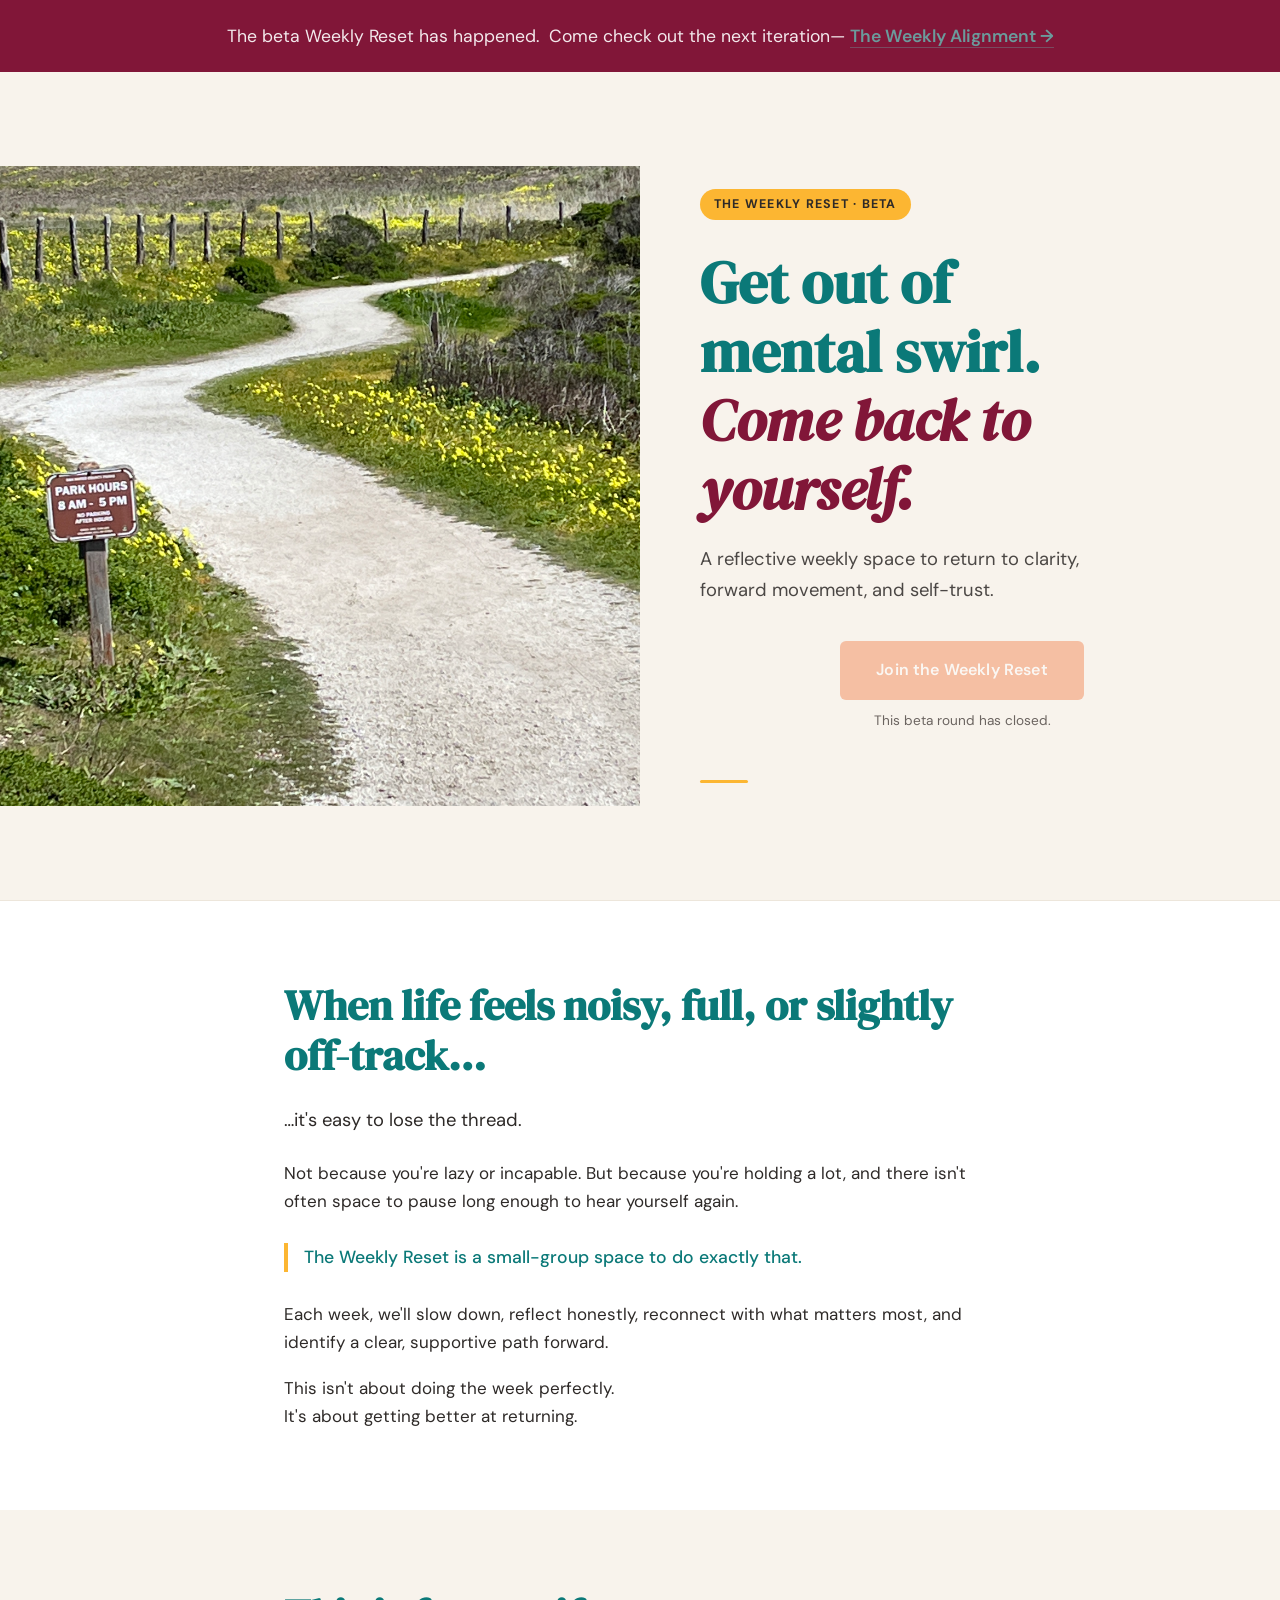
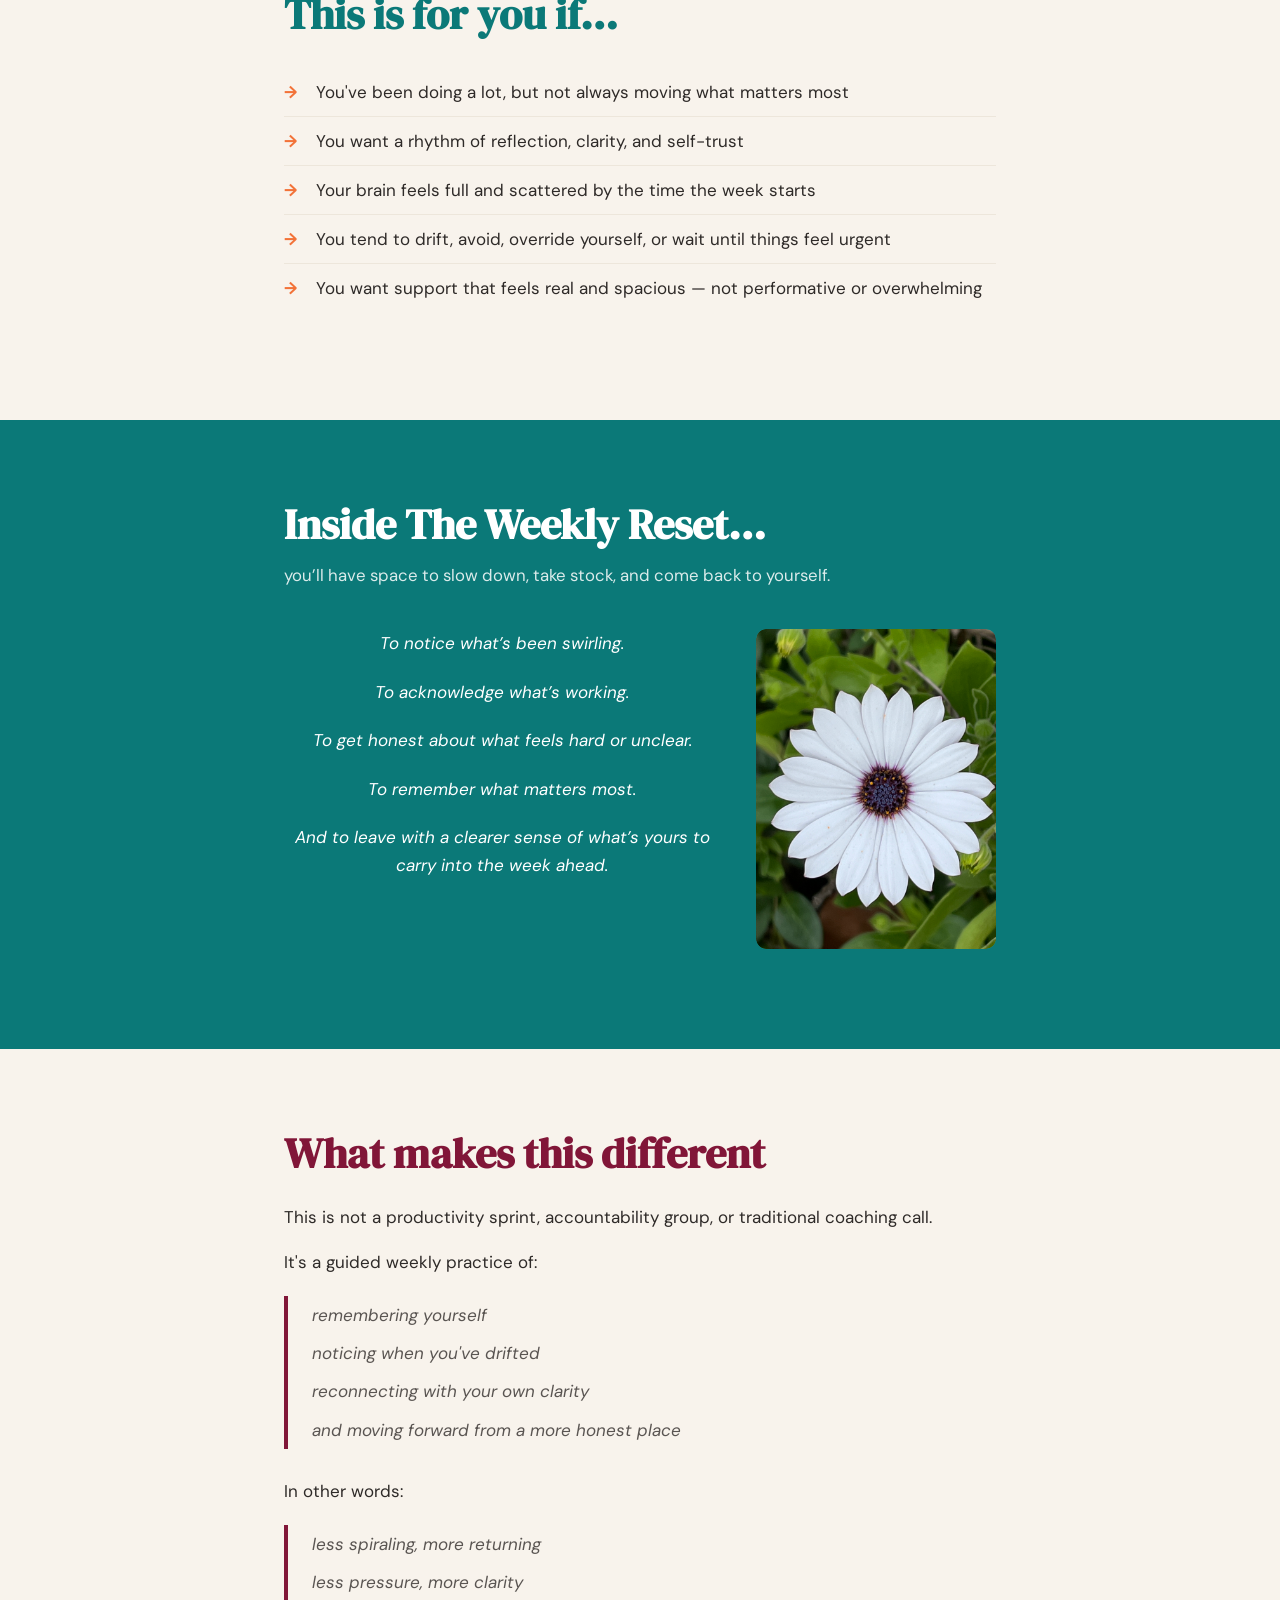
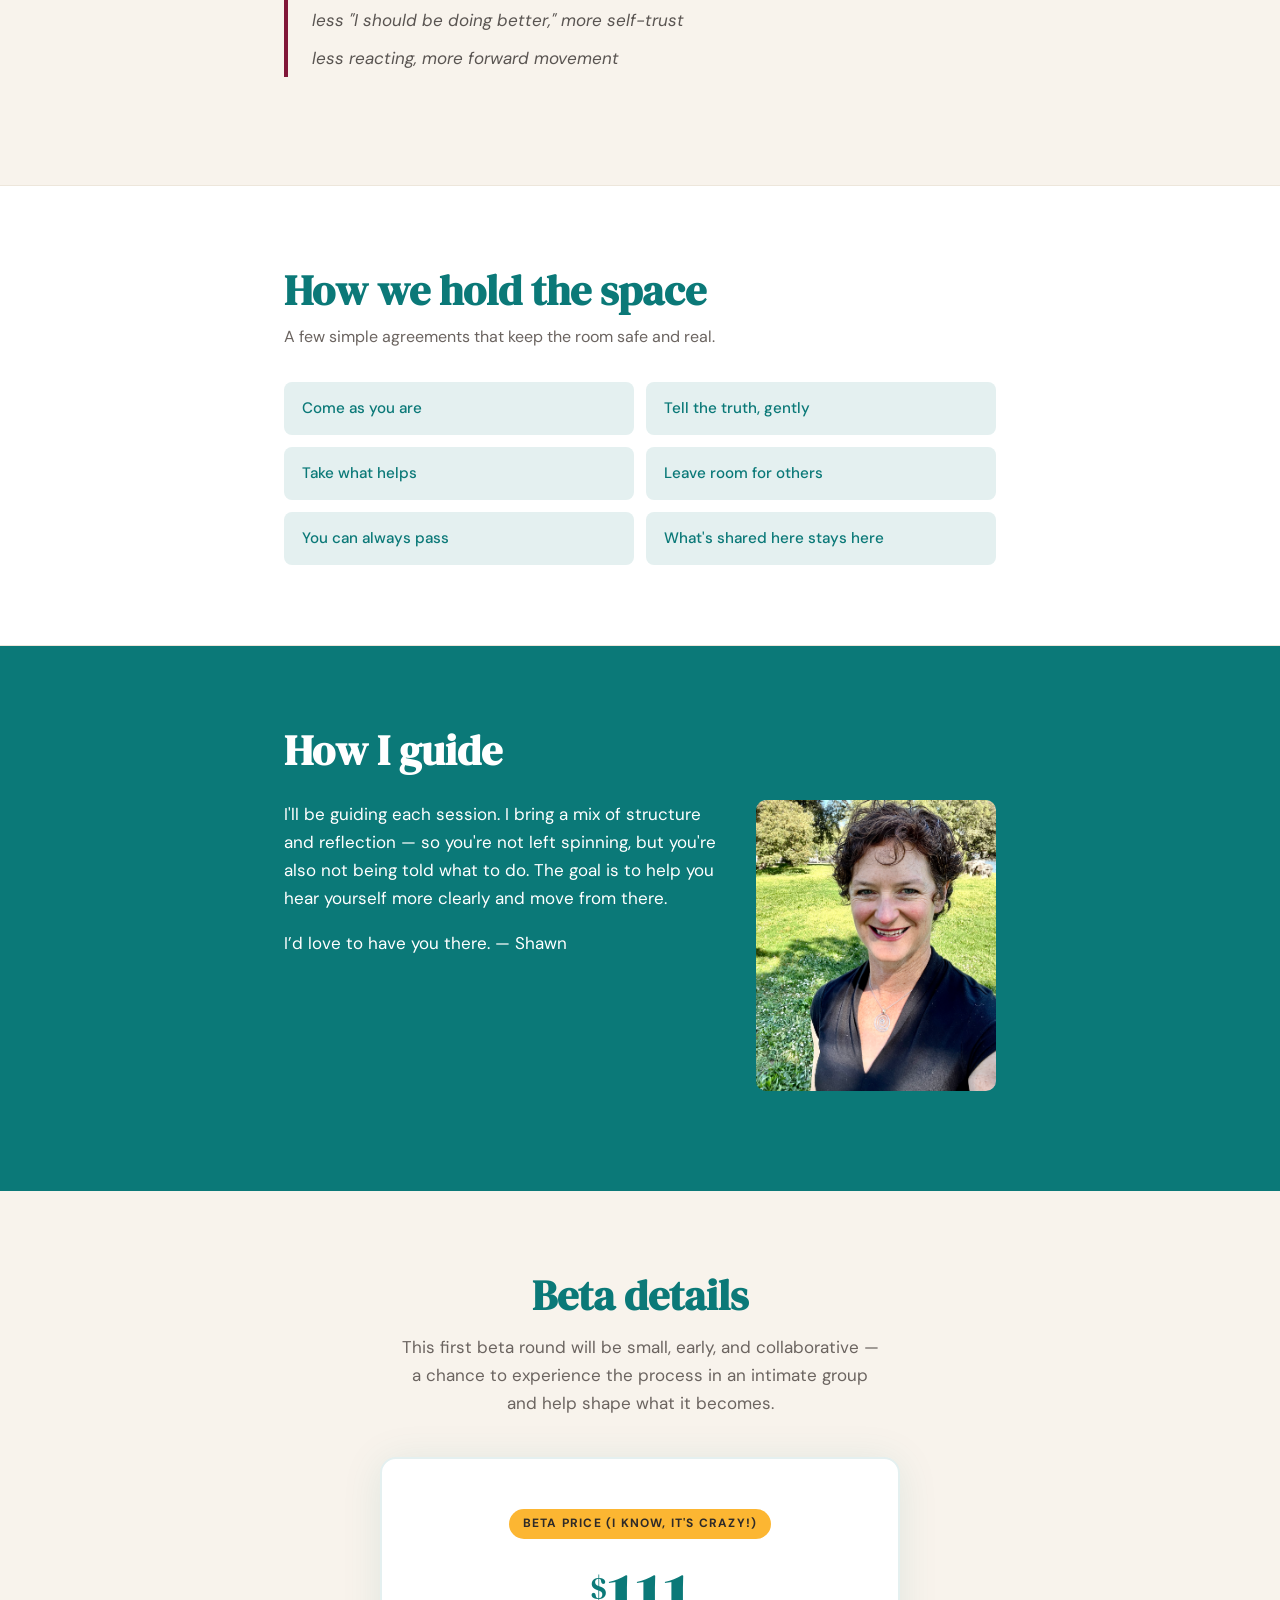
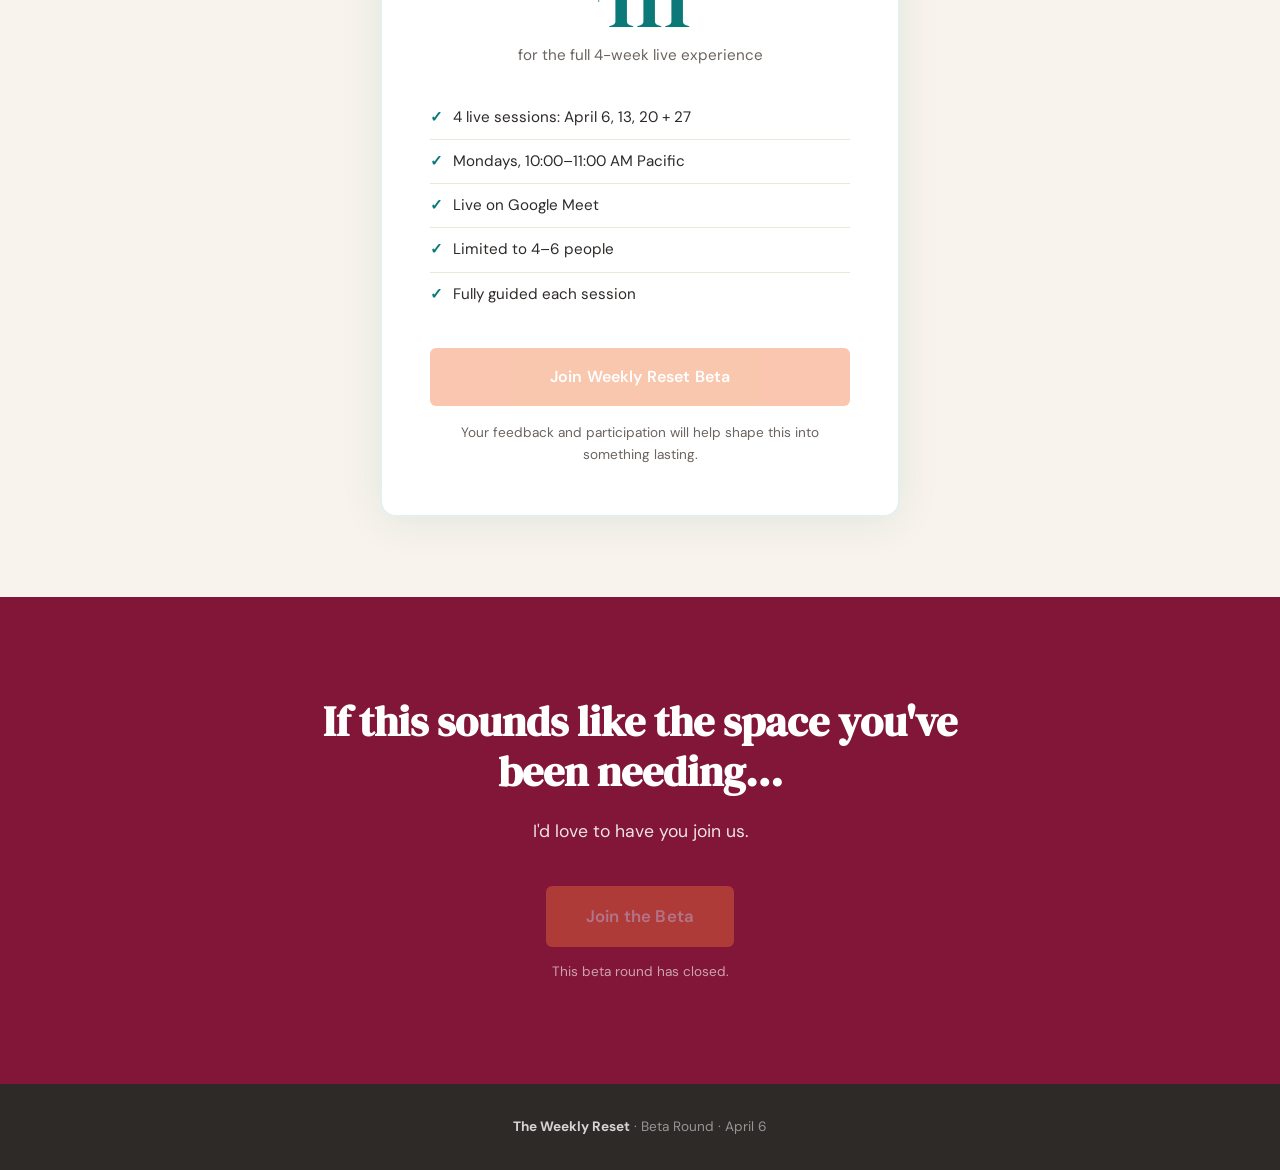
<file: weeklyReset/weekly-reset-landing.html>
<!DOCTYPE html>
<html lang="en">
<head>
  <meta charset="UTF-8" />
  <meta name="viewport" content="width=device-width, initial-scale=1.0" />
  <title>The Weekly Reset</title>
  <link rel="preconnect" href="https://fonts.googleapis.com" />
  <link rel="preconnect" href="https://fonts.gstatic.com" crossorigin />
  <link href="https://fonts.googleapis.com/css2?family=DM+Sans:ital,opsz,wght@0,9..40,300;0,9..40,400;0,9..40,500;0,9..40,600;0,9..40,700;1,9..40,300;1,9..40,400&family=DM+Serif+Display:ital@0;1&display=swap" rel="stylesheet" />
  <style>
    /* ---- Reset & Base ---- */
    *, *::before, *::after { box-sizing: border-box; margin: 0; padding: 0; }

    :root {
      --teal:       #0B7978;
      --burgundy:   #811638;
      --cream:      #F8F3EC;
      --gold:       #FCB632;
      --orange:     #F27238;
      --dark:       #2E2A28;
      --teal-light: #e4f0f0;
      --cream-dark: #ede6db;
    }

    html { scroll-behavior: smooth; }

    body {
      font-family: 'DM Sans', sans-serif;
      background-color: var(--cream);
      color: var(--dark);
      font-size: 17px;
      line-height: 1.65;
    }

    /* ---- Typography ---- */
    h1, h2, h3 {
      font-family: 'DM Serif Display', serif;
      line-height: 1.2;
    }

    h1 { font-size: clamp(2.4rem, 5vw, 3.6rem); }
    h2 { font-size: clamp(1.8rem, 3.5vw, 2.6rem); }
    h3 { font-size: clamp(1.1rem, 2vw, 1.3rem); font-family: 'DM Sans', sans-serif; font-weight: 600; }

    p { margin-bottom: 1em; }
    p:last-child { margin-bottom: 0; }

    /* ---- Layout ---- */
    .container {
      max-width: 760px;
      margin: 0 auto;
      padding: 0 24px;
    }

    section { padding: 80px 0; }

    /* ---- Buttons ---- */
    .btn {
      display: inline-block;
      padding: 16px 36px;
      border-radius: 6px;
      font-family: 'DM Sans', sans-serif;
      font-weight: 600;
      font-size: 1rem;
      text-decoration: none;
      cursor: pointer;
      border: none;
      transition: transform 0.15s ease, box-shadow 0.15s ease;
      letter-spacing: 0.01em;
    }

    .btn:hover {
      transform: translateY(-2px);
      box-shadow: 0 6px 20px rgba(0,0,0,0.15);
    }

    .btn-primary {
      background-color: var(--orange);
      color: #fff;
    }

    /* ---- Top Bar ---- */
    .topbar {
      background-color: var(--teal);
      color: #fff;
      text-align: center;
      padding: 12px 24px;
      font-size: 0.9rem;
      font-weight: 500;
      letter-spacing: 0.02em;
    }

    /* ---- Hero — full-bleed image left, text right ---- */
    .hero {
      display: grid;
      grid-template-columns: 1fr 1fr;
      min-height: 92vh;
    }

    .hero-image {
      position: relative;
      background-color: var(--cream);
      overflow: hidden;
    }

    .hero-image img {
      width: 100%;
      height: 100%;
      object-fit: cover;
      display: block;
    }

    /* Placeholder shown when no real image is present */
    .img-placeholder {
      width: 100%;
      height: 100%;
      display: flex;
      flex-direction: column;
      align-items: center;
      justify-content: center;
      gap: 14px;
      color: var(--teal);
      padding: 40px;
      text-align: center;
    }

    .img-placeholder svg { opacity: 0.3; }

    .img-placeholder p {
      font-size: 0.82rem;
      opacity: 0.45;
      font-style: italic;
    }

    .hero-content {
      display: flex;
      flex-direction: column;
      justify-content: center;
      padding: 72px 56px 72px 60px;
      background-color: var(--cream);
    }

    .hero-eyebrow {
      display: inline-block;
      background-color: var(--gold);
      color: var(--dark);
      font-size: 0.78rem;
      font-weight: 700;
      letter-spacing: 0.1em;
      text-transform: uppercase;
      padding: 5px 14px;
      border-radius: 100px;
      margin-bottom: 28px;
      align-self: flex-start;
    }

    .hero-content h1 {
      color: var(--teal);
      margin-bottom: 20px;
    }

    .hero-content h1 em {
      font-style: italic;
      color: var(--burgundy);
    }

    .hero-tagline {
      font-size: 1.15rem;
      color: var(--dark);
      opacity: 0.85;
      margin-bottom: 36px;
      max-width: 420px;
    }

    .hero-cta-note {
      display: block;
      font-size: 0.85rem;
      color: #6b6460;
      margin-top: 12px;
    }

    .hero-divider {
      width: 48px;
      height: 3px;
      background-color: var(--gold);
      border-radius: 2px;
      margin-top: 48px;
    }

    /* ---- Opening / Hook ---- */
    .hook {
      background-color: #fff;
      border-top: 1px solid var(--cream-dark);
    }

    .hook h2 {
      color: var(--teal);
      margin-bottom: 24px;
    }

    .hook-lead {
      font-size: 1.15rem;
      margin-bottom: 24px;
    }

    .tagline {
      font-size: 1.1rem;
      font-weight: 500;
      color: var(--teal);
      border-left: 4px solid var(--gold);
      padding-left: 16px;
      margin: 28px 0;
    }

    /* ---- Who It's For ---- */
    .who {
      background-color: var(--cream);
    }

    .who h2 {
      color: var(--teal);
      margin-bottom: 28px;
    }

    .check-list {
      list-style: none;
      padding: 0;
      margin: 0 0 28px;
    }

    .check-list li {
      padding: 10px 0 10px 32px;
      position: relative;
      border-bottom: 1px solid var(--cream-dark);
    }

    .check-list li:last-child { border-bottom: none; }

    .check-list li::before {
      content: "→";
      position: absolute;
      left: 0;
      color: var(--orange);
      font-weight: 700;
    }

    /* ---- Inside Each Session — with mid-page image ---- */
    .inside {
      background-color: var(--teal);
      color: #fff;
    }

    .inside h2 {
      color: #fff;
      margin-bottom: 12px;
    }

    .inside-sub {
      opacity: 0.85;
      font-size: 1.05rem;
      margin-bottom: 40px;
    }

    .inside-layout {
      display: grid;
      grid-template-columns: 1fr 280px;
      gap: 48px;
      align-items: center;
    }

    .session-list {
      list-style: none;
      padding: 0;
    }

    .session-list li {
      padding: 12px 0 12px 28px;
      position: relative;
      border-bottom: 1px solid rgba(255,255,255,0.12);
      font-size: 0.97rem;
    }

    .session-list li:last-child { border-bottom: none; }

    .session-list li::before {
      content: "→";
      position: absolute;
      left: 0;
      color: var(--gold);
      font-weight: 700;
    }

    .session-list li strong {
      display: block;
      font-weight: 600;
    }

    .session-list li span {
      opacity: 0.7;
      font-size: 0.88rem;
      font-style: italic;
    }

    .inside-image {
      border-radius: 10px;
      overflow: hidden;
      background-color: rgba(255,255,255,0.08);
    }

    .inside-image img {
      width: 100%;
      height: 100%;
      object-fit: cover;
      display: block;
    }

    .inside-image .img-placeholder {
      min-height: 340px;
      color: rgba(255,255,255,0.5);
    }

    /* ---- What Makes This Different ---- */
    .different {
      background-color: var(--cream);
    }

    .different h2 {
      color: var(--burgundy);
      margin-bottom: 24px;
    }

    .not-list {
      list-style: none;
      padding: 0;
      margin: 20px 0 28px;
      border-left: 4px solid var(--burgundy);
      padding-left: 24px;
    }

    .not-list li {
      padding: 5px 0;
      font-style: italic;
      color: #5a5552;
    }

    .shift-list {
      list-style: none;
      padding: 0;
      margin: 24px 0 0;
      display: grid;
      grid-template-columns: 1fr 1fr;
      gap: 12px;
    }

    .shift-item {
      background-color: #fff;
      border-radius: 8px;
      padding: 16px 18px;
      font-size: 0.92rem;
      border-left: 3px solid var(--gold);
    }

    /* ---- Group Agreements ---- */
    .agreements {
      background-color: #fff;
      border-top: 1px solid var(--cream-dark);
    }

    .agreements h2 {
      color: var(--teal);
      margin-bottom: 8px;
    }

    .agreements-sub {
      font-size: 1rem;
      color: #6b6460;
      margin-bottom: 32px;
    }

    .agreement-grid {
      display: grid;
      grid-template-columns: 1fr 1fr;
      gap: 12px;
    }

    .agreement-item {
      background-color: var(--teal-light);
      border-radius: 8px;
      padding: 14px 18px;
      font-size: 0.95rem;
      font-weight: 500;
      color: var(--teal);
    }

    /* ---- Beta Details / Pricing ---- */
    .pricing {
      background-color: var(--cream);
      text-align: center;
    }

    .pricing h2 {
      color: var(--teal);
      margin-bottom: 12px;
    }

    .pricing-intro {
      max-width: 480px;
      margin: 0 auto 40px;
      color: #6b6460;
    }

    .price-card {
      background-color: #fff;
      border-radius: 16px;
      padding: 48px 48px;
      max-width: 520px;
      margin: 0 auto;
      box-shadow: 0 4px 40px rgba(11,121,120,0.1);
      border: 2px solid var(--teal-light);
      text-align: center;
    }

    .price-badge {
      display: inline-block;
      background-color: var(--gold);
      color: var(--dark);
      font-size: 0.75rem;
      font-weight: 700;
      letter-spacing: 0.1em;
      text-transform: uppercase;
      padding: 5px 14px;
      border-radius: 100px;
      margin-bottom: 20px;
    }

    .price-amount {
      font-family: 'DM Serif Display', serif;
      font-size: 5rem;
      color: var(--teal);
      line-height: 1;
      margin-bottom: 4px;
    }

    .price-amount span {
      font-size: 2rem;
      vertical-align: super;
    }

    .price-desc {
      font-size: 0.95rem;
      color: #6b6460;
      margin-bottom: 28px;
    }

    .price-includes {
      list-style: none;
      padding: 0;
      margin: 0 0 32px;
      text-align: left;
    }

    .price-includes li {
      padding: 9px 0;
      border-bottom: 1px solid var(--cream-dark);
      display: flex;
      align-items: center;
      gap: 10px;
      font-size: 0.95rem;
    }

    .price-includes li:last-child { border-bottom: none; }

    .price-includes li::before {
      content: "✓";
      color: var(--teal);
      font-weight: 700;
      flex-shrink: 0;
    }

    .price-note {
      font-size: 0.85rem;
      color: #6b6460;
      margin-top: 16px;
    }

    /* ---- Final CTA ---- */
    .final-cta {
      background-color: var(--burgundy);
      color: #fff;
      text-align: center;
      padding: 100px 0;
    }

    .final-cta h2 {
      color: #fff;
      margin-bottom: 20px;
    }

    .final-cta p {
      opacity: 0.88;
      font-size: 1.1rem;
      max-width: 460px;
      margin: 0 auto 40px;
    }

    .final-cta-note {
      display: block;
      margin-top: 14px;
      font-size: 0.85rem;
      opacity: 0.6;
    }

    /* ---- Footer ---- */
    footer {
      background-color: var(--dark);
      color: rgba(255,255,255,0.5);
      text-align: center;
      padding: 32px 24px;
      font-size: 0.85rem;
    }

    footer strong { color: rgba(255,255,255,0.8); }

    /* ---- Responsive ---- */
    @media (max-width: 800px) {
      .inside-layout {
        grid-template-columns: 1fr;
      }
      .inside-image { position: static; }
      .shift-list { grid-template-columns: 1fr; }
      .agreement-grid { grid-template-columns: 1fr; }
    }

    @media (max-width: 640px) {
      section { padding: 60px 0; }
      .hero { grid-template-columns: 1fr; min-height: auto; }
      .hero-image { min-height: 280px; }
      .hero-content { padding: 52px 28px; }
      .price-card { padding: 32px 24px; }
      .price-amount { font-size: 4rem; }
    }
  </style>
</head>
<body>

  <!-- Notice Bar -->
  <div style="
    background: #811638;
    color: rgba(255,255,255,0.90);
    text-align: center;
    padding: 22px 24px;
    font-family: 'DM Sans', sans-serif;
    font-size: 1.1rem;
    line-height: 1.6;
  ">
    The beta Weekly Reset has happened. &nbsp;Come check out the next iteration&mdash;
    <a href="../weeklyAlignment/weekly-alignment.html" style="
      color: #6B9B9C;
      font-weight: 600;
      text-decoration: none;
      border-bottom: 1px solid rgba(107,155,156,0.4);
      transition: border-color 0.2s;
    ">The Weekly Alignment &rarr;</a>
  </div>

  <!-- Hero — image left, text right -->
  <div class="hero">

    <div class="hero-image">
      <img src="path.jpg" alt="" style="transform: rotate(-90deg); transform-origin: center center; width: 100%; height: 100%; object-fit: cover;" />
    </div>

    <div class="hero-content">
      <span class="hero-eyebrow">The Weekly Reset · Beta</span>
      <h1>Get out of<br>mental swirl.<br><em>Come back to yourself.</em></h1>
      <p class="hero-tagline">
        A reflective weekly space to return to clarity, forward movement, and self-trust.
      </p>
      <div style="text-align:center; align-self:center;">
        <span class="btn btn-primary" style="opacity:0.4; cursor:default; pointer-events:none;">Join the Weekly Reset</span>
        <span class="hero-cta-note" style="display:block; margin-top:10px;">This beta round has closed.</span>
      </div>
      <div class="hero-divider"></div>
    </div>

  </div>

  <!-- Hook / Opening -->
  <section class="hook">
    <div class="container">
      <h2>When life feels noisy, full, or slightly off-track…</h2>
      <p class="hook-lead">…it's easy to lose the thread.</p>
      <p>Not because you're lazy or incapable. But because you're holding a lot, and there isn't often space to pause long enough to hear yourself again.</p>
      <p class="tagline">
        The Weekly Reset is a small-group space to do exactly that.
      </p>
      <p>Each week, we'll slow down, reflect honestly, reconnect with what matters most, and identify a clear, supportive path forward.</p>
      <p>This isn't about doing the week perfectly.<br>It's about getting better at returning.</p>
    </div>
  </section>

  <!-- Who It's For -->
  <section class="who">
    <div class="container">
      <h2>This is for you if…</h2>
      <ul class="check-list">
        <li>You've been doing a lot, but not always moving what matters most</li>
        <li>You want a rhythm of reflection, clarity, and self-trust</li>
        <li>Your brain feels full and scattered by the time the week starts</li>
        <li>You tend to drift, avoid, override yourself, or wait until things feel urgent</li>
        <li>You want support that feels real and spacious — not performative or overwhelming</li>
      </ul>
    </div>
  </section>

  <!-- Inside Each Session -->
  <section class="inside">
    <div class="container">
      <h2>Inside The Weekly Reset…</h2>
      <p class="inside-sub">you’ll have space to slow down, take stock, and come back to yourself.</p>

      <div class="inside-image" style="float: right; margin: 0 0 20px 36px; width: 240px;">
        <img src="flower.jpg" alt="" style="width:100%; display:block; border-radius: 10px;" />
      </div>
      <div style="text-align:center; font-style:italic;">
        <p style="margin-bottom:1.2em;">To notice what’s been swirling.</p>
        <p style="margin-bottom:1.2em;">To acknowledge what’s working.</p>
        <p style="margin-bottom:1.2em;">To get honest about what feels hard or unclear.</p>
        <p style="margin-bottom:1.2em;">To remember what matters most.</p>
        <p style="margin-bottom:1.2em;">And to leave with a clearer sense of what’s yours to<br>carry into the week ahead.</p>
      </div>
      <div style="clear:both;"></div>
    </div>
  </section>

  <!-- What Makes This Different -->
  <section class="different">
    <div class="container">
      <h2>What makes this different</h2>
      <p>This is not a productivity sprint, accountability group, or traditional coaching call.</p>
      <p>It's a guided weekly practice of:</p>
      <ul class="not-list">
        <li>remembering yourself</li>
        <li>noticing when you've drifted</li>
        <li>reconnecting with your own clarity</li>
        <li>and moving forward from a more honest place</li>
      </ul>
      <p>In other words:</p>
      <ul class="not-list">
        <li>less spiraling, more returning</li>
        <li>less pressure, more clarity</li>
        <li>less "I should be doing better," more self-trust</li>
        <li>less reacting, more forward movement</li>
      </ul>
    </div>
  </section>

  <!-- Group Agreements -->
  <section class="agreements">
    <div class="container">
      <h2>How we hold the space</h2>
      <p class="agreements-sub">A few simple agreements that keep the room safe and real.</p>
      <div class="agreement-grid">
        <div class="agreement-item">Come as you are</div>
        <div class="agreement-item">Tell the truth, gently</div>
        <div class="agreement-item">Take what helps</div>
        <div class="agreement-item">Leave room for others</div>
        <div class="agreement-item">You can always pass</div>
        <div class="agreement-item">What's shared here stays here</div>
      </div>
    </div>
  </section>

  <!-- How I Guide -->
  <section class="hook" style="background-color: var(--teal); color: #fff;">
    <div class="container">
      <h2 style="color: #fff; margin-bottom: 24px;">How I guide</h2>
      <div style="border-radius: 10px; overflow: hidden; float: right; margin: 0 0 20px 36px; width: 240px;">
        <img src="shawn.jpg" alt="" style="width:100%; display:block;" />
      </div>
      <p>I'll be guiding each session. I bring a mix of structure and reflection — so you're not left spinning, but you're also not being told what to do. The goal is to help you hear yourself more clearly and move from there.</p>
      <p>I’d love to have you there. — Shawn</p>
      <div style="clear:both;"></div>
    </div>
  </section>

  <!-- Pricing -->
  <section class="pricing">
    <div class="container">
      <h2>Beta details</h2>
      <p class="pricing-intro">This first beta round will be small, early, and collaborative — a chance to experience the process in an intimate group and help shape what it becomes.</p>

      <div class="price-card">
        <span class="price-badge">Beta Price (I know, it's crazy!)</span>
        <div class="price-amount"><span>$</span>111</div>
        <p class="price-desc">for the full 4-week live experience</p>
        <ul class="price-includes">
          <li>4 live sessions: April 6, 13, 20 + 27</li>
          <li>Mondays, 10:00–11:00 AM Pacific</li>
          <li>Live on Google Meet</li>
          <li>Limited to 4–6 people</li>
          <li>Fully guided each session</li>
        </ul>
        <span class="btn btn-primary" style="width:100%; text-align:center; display:block; opacity:0.4; cursor:default; pointer-events:none;">Join Weekly Reset Beta</span>
        <p class="price-note">Your feedback and participation will help shape this into something lasting.</p>
      </div>
    </div>
  </section>

  <!-- Final CTA -->
  <section class="final-cta">
    <div class="container">
      <h2>If this sounds like the space you've been needing…</h2>
      <p>I'd love to have you join us.</p>
      <span class="btn btn-primary" style="font-size:1.05rem; padding: 17px 40px; opacity:0.4; cursor:default; pointer-events:none;">Join the Beta</span>
      <span class="final-cta-note">This beta round has closed.</span>
    </div>
  </section>

  <!-- Footer -->
  <footer>
    <p><strong>The Weekly Reset</strong> · Beta Round · April 6</p>
  </footer>

</body>
</html>
</file>
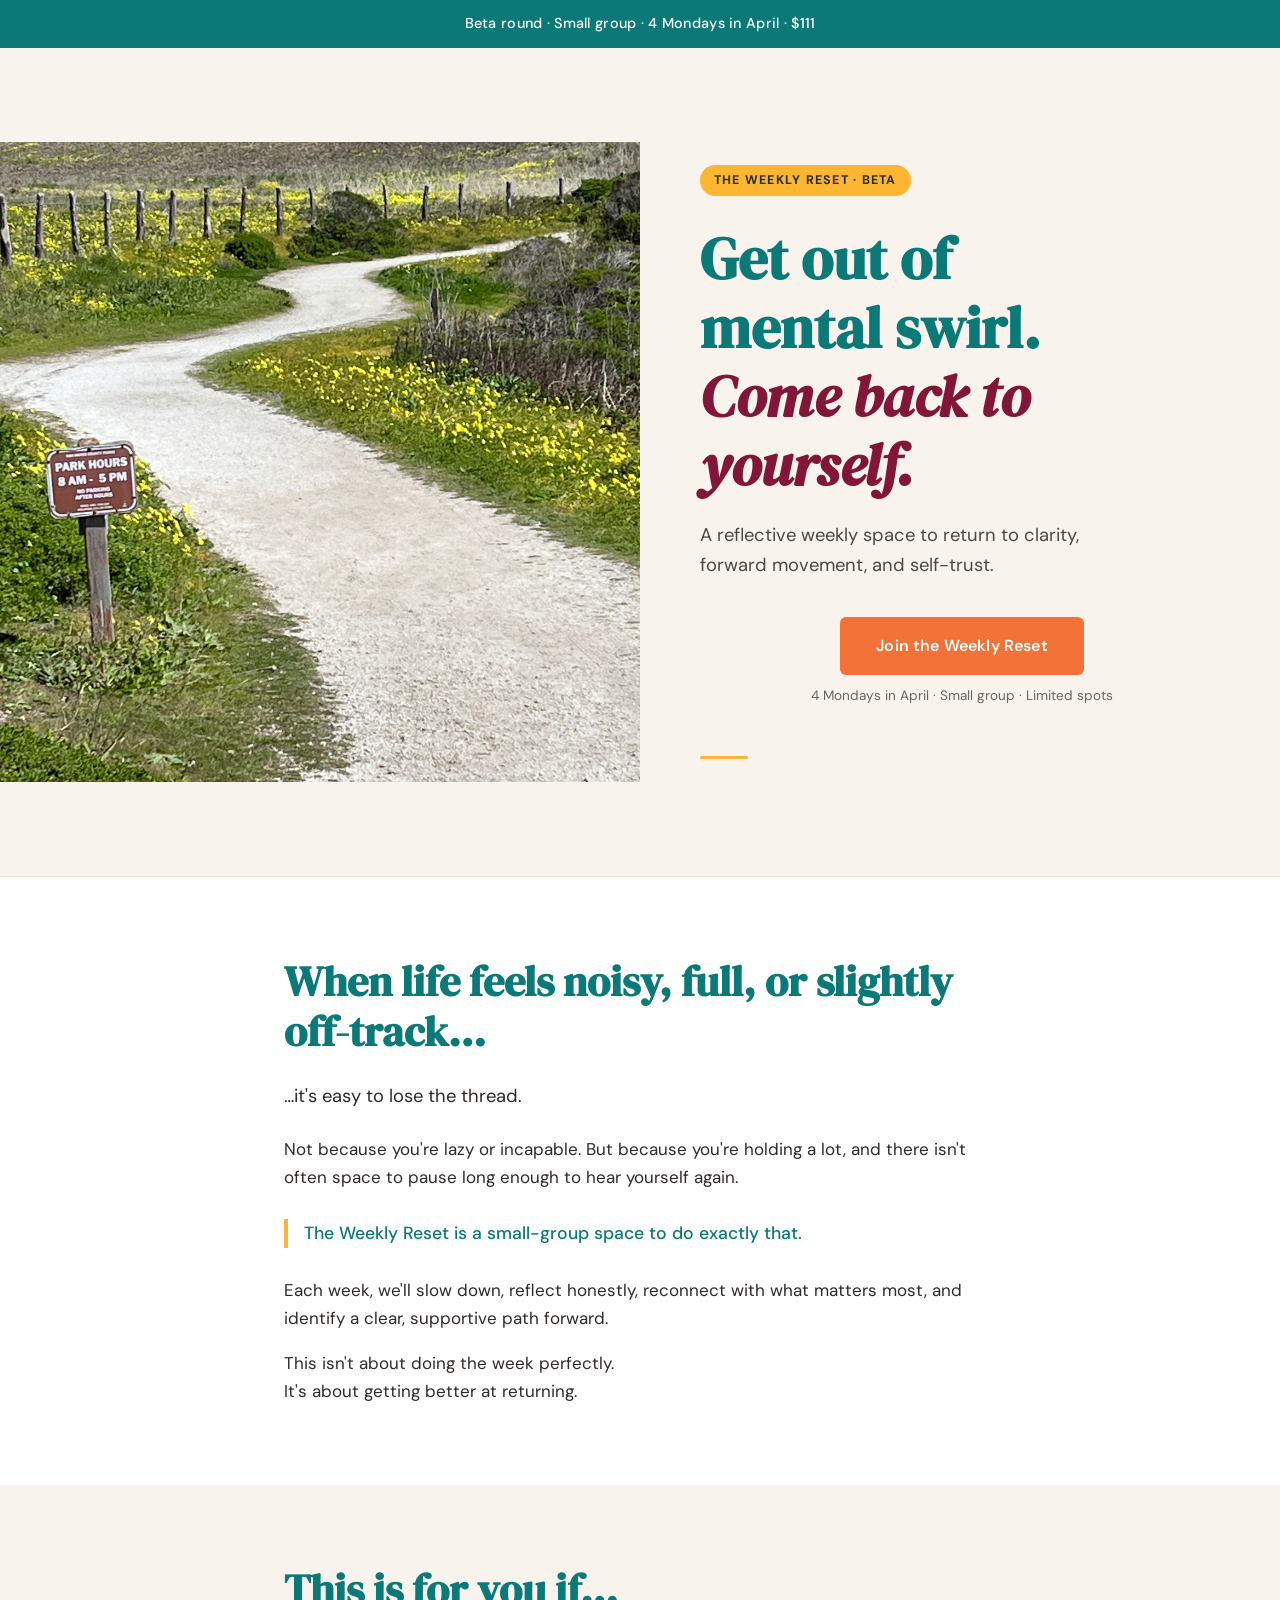
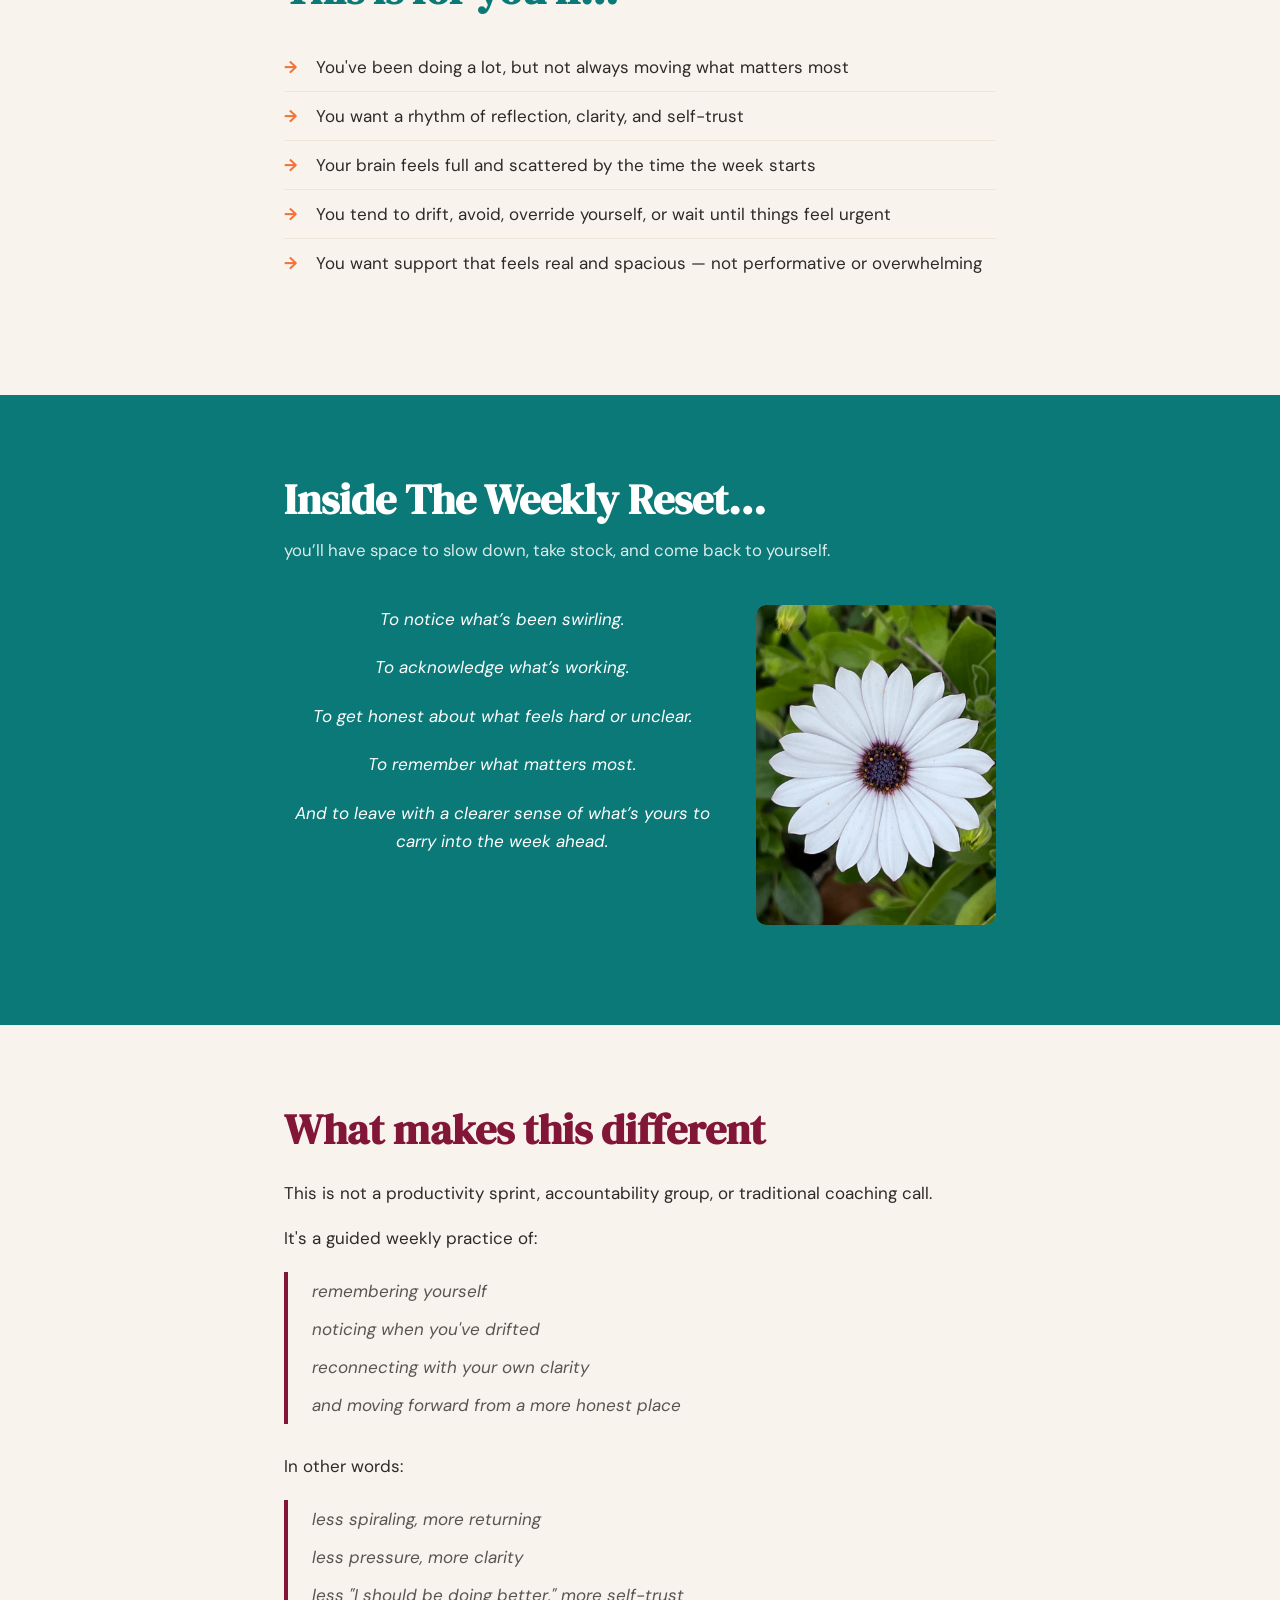
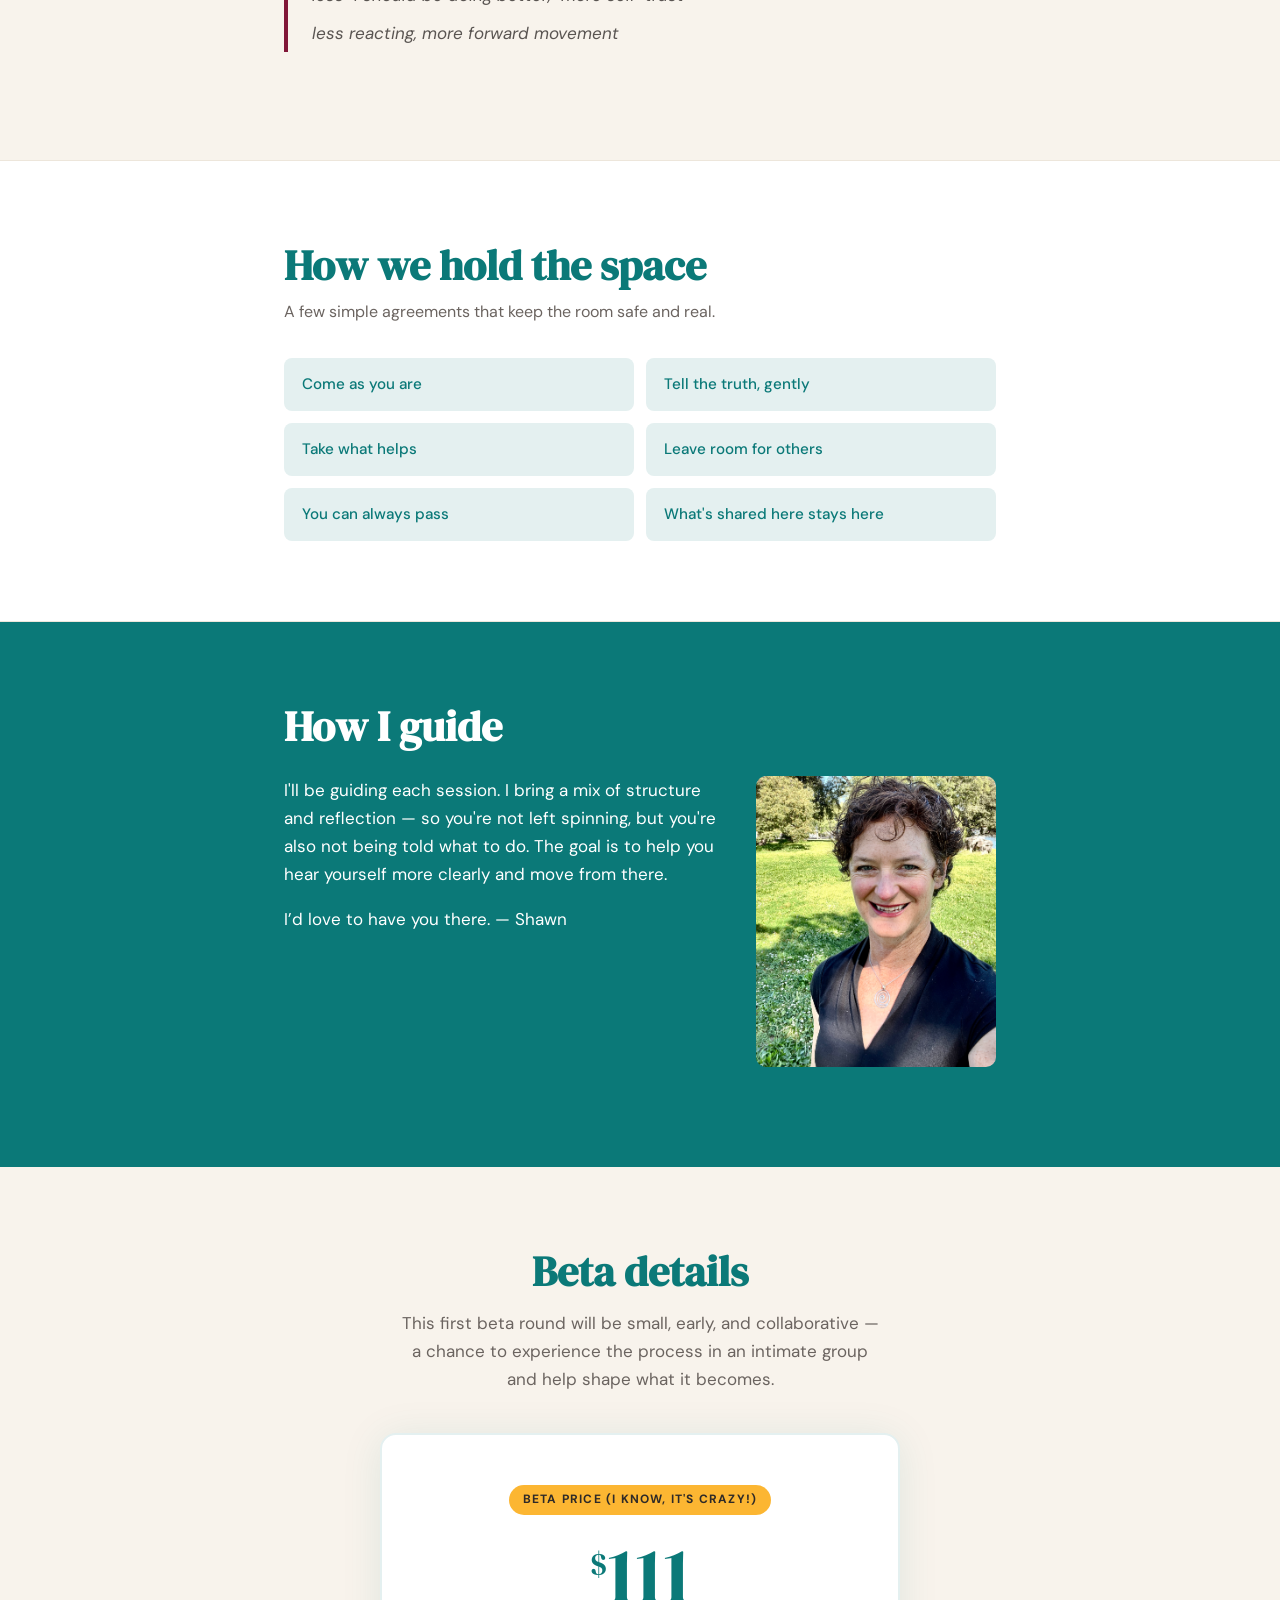
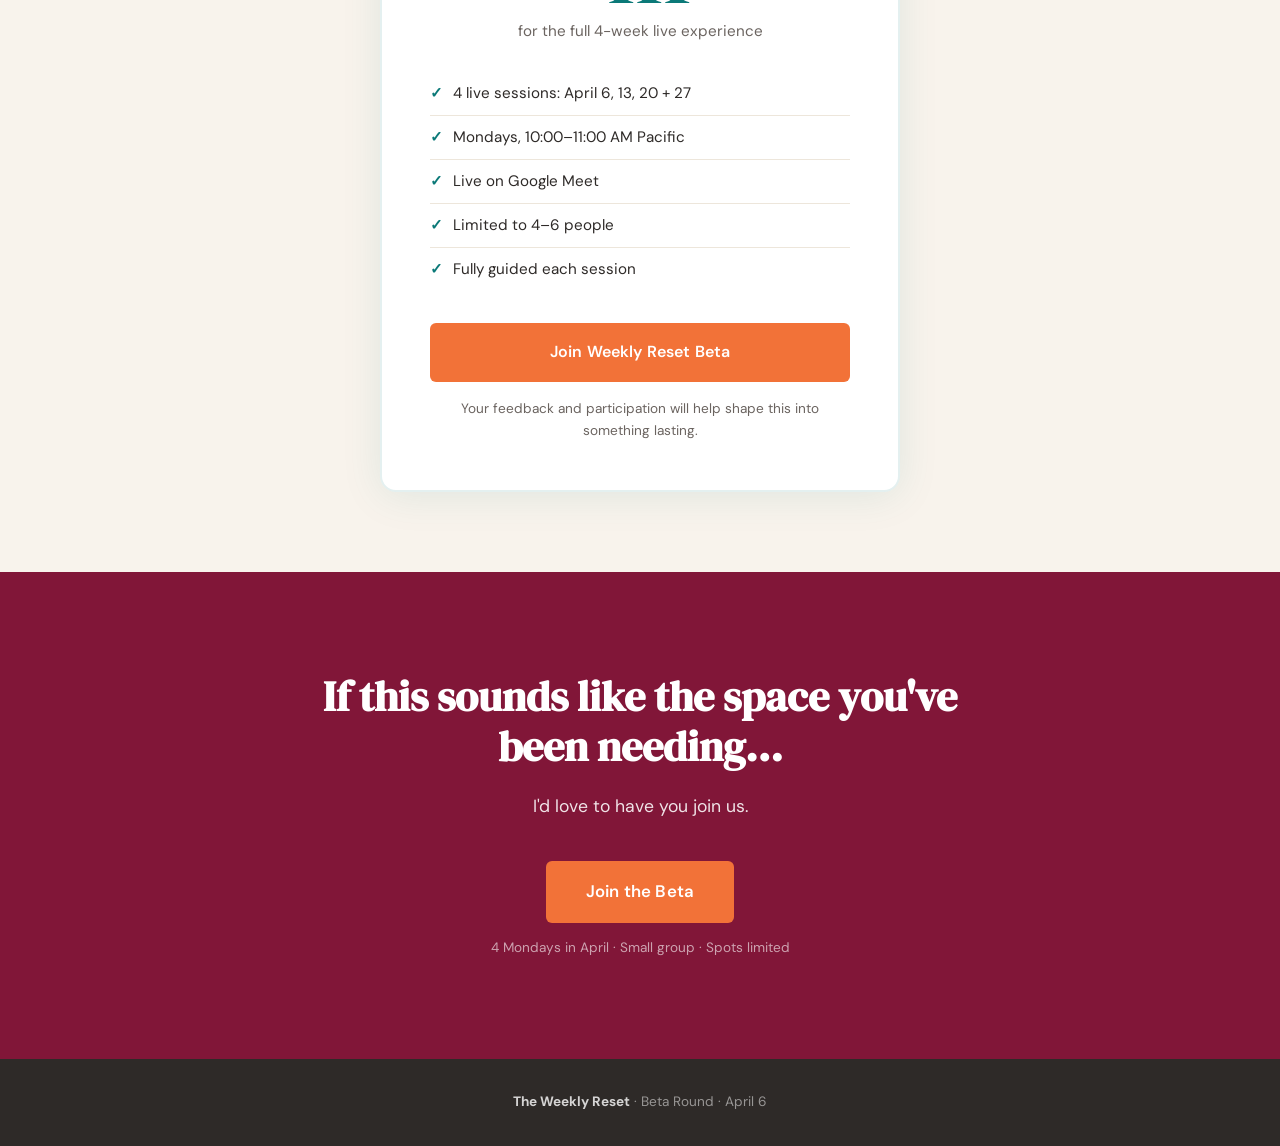
<file: weeklyReset/weekly-reset-landing_original.html>
<!DOCTYPE html>
<html lang="en">
<head>
  <meta charset="UTF-8" />
  <meta name="viewport" content="width=device-width, initial-scale=1.0" />
  <title>The Weekly Reset</title>
  <link rel="preconnect" href="https://fonts.googleapis.com" />
  <link rel="preconnect" href="https://fonts.gstatic.com" crossorigin />
  <link href="https://fonts.googleapis.com/css2?family=DM+Sans:ital,opsz,wght@0,9..40,300;0,9..40,400;0,9..40,500;0,9..40,600;0,9..40,700;1,9..40,300;1,9..40,400&family=DM+Serif+Display:ital@0;1&display=swap" rel="stylesheet" />
  <style>
    /* ---- Reset & Base ---- */
    *, *::before, *::after { box-sizing: border-box; margin: 0; padding: 0; }

    :root {
      --teal:       #0B7978;
      --burgundy:   #811638;
      --cream:      #F8F3EC;
      --gold:       #FCB632;
      --orange:     #F27238;
      --dark:       #2E2A28;
      --teal-light: #e4f0f0;
      --cream-dark: #ede6db;
    }

    html { scroll-behavior: smooth; }

    body {
      font-family: 'DM Sans', sans-serif;
      background-color: var(--cream);
      color: var(--dark);
      font-size: 17px;
      line-height: 1.65;
    }

    /* ---- Typography ---- */
    h1, h2, h3 {
      font-family: 'DM Serif Display', serif;
      line-height: 1.2;
    }

    h1 { font-size: clamp(2.4rem, 5vw, 3.6rem); }
    h2 { font-size: clamp(1.8rem, 3.5vw, 2.6rem); }
    h3 { font-size: clamp(1.1rem, 2vw, 1.3rem); font-family: 'DM Sans', sans-serif; font-weight: 600; }

    p { margin-bottom: 1em; }
    p:last-child { margin-bottom: 0; }

    /* ---- Layout ---- */
    .container {
      max-width: 760px;
      margin: 0 auto;
      padding: 0 24px;
    }

    section { padding: 80px 0; }

    /* ---- Buttons ---- */
    .btn {
      display: inline-block;
      padding: 16px 36px;
      border-radius: 6px;
      font-family: 'DM Sans', sans-serif;
      font-weight: 600;
      font-size: 1rem;
      text-decoration: none;
      cursor: pointer;
      border: none;
      transition: transform 0.15s ease, box-shadow 0.15s ease;
      letter-spacing: 0.01em;
    }

    .btn:hover {
      transform: translateY(-2px);
      box-shadow: 0 6px 20px rgba(0,0,0,0.15);
    }

    .btn-primary {
      background-color: var(--orange);
      color: #fff;
    }

    /* ---- Top Bar ---- */
    .topbar {
      background-color: var(--teal);
      color: #fff;
      text-align: center;
      padding: 12px 24px;
      font-size: 0.9rem;
      font-weight: 500;
      letter-spacing: 0.02em;
    }

    /* ---- Hero — full-bleed image left, text right ---- */
    .hero {
      display: grid;
      grid-template-columns: 1fr 1fr;
      min-height: 92vh;
    }

    .hero-image {
      position: relative;
      background-color: var(--cream);
      overflow: hidden;
    }

    .hero-image img {
      width: 100%;
      height: 100%;
      object-fit: cover;
      display: block;
    }

    /* Placeholder shown when no real image is present */
    .img-placeholder {
      width: 100%;
      height: 100%;
      display: flex;
      flex-direction: column;
      align-items: center;
      justify-content: center;
      gap: 14px;
      color: var(--teal);
      padding: 40px;
      text-align: center;
    }

    .img-placeholder svg { opacity: 0.3; }

    .img-placeholder p {
      font-size: 0.82rem;
      opacity: 0.45;
      font-style: italic;
    }

    .hero-content {
      display: flex;
      flex-direction: column;
      justify-content: center;
      padding: 72px 56px 72px 60px;
      background-color: var(--cream);
    }

    .hero-eyebrow {
      display: inline-block;
      background-color: var(--gold);
      color: var(--dark);
      font-size: 0.78rem;
      font-weight: 700;
      letter-spacing: 0.1em;
      text-transform: uppercase;
      padding: 5px 14px;
      border-radius: 100px;
      margin-bottom: 28px;
      align-self: flex-start;
    }

    .hero-content h1 {
      color: var(--teal);
      margin-bottom: 20px;
    }

    .hero-content h1 em {
      font-style: italic;
      color: var(--burgundy);
    }

    .hero-tagline {
      font-size: 1.15rem;
      color: var(--dark);
      opacity: 0.85;
      margin-bottom: 36px;
      max-width: 420px;
    }

    .hero-cta-note {
      display: block;
      font-size: 0.85rem;
      color: #6b6460;
      margin-top: 12px;
    }

    .hero-divider {
      width: 48px;
      height: 3px;
      background-color: var(--gold);
      border-radius: 2px;
      margin-top: 48px;
    }

    /* ---- Opening / Hook ---- */
    .hook {
      background-color: #fff;
      border-top: 1px solid var(--cream-dark);
    }

    .hook h2 {
      color: var(--teal);
      margin-bottom: 24px;
    }

    .hook-lead {
      font-size: 1.15rem;
      margin-bottom: 24px;
    }

    .tagline {
      font-size: 1.1rem;
      font-weight: 500;
      color: var(--teal);
      border-left: 4px solid var(--gold);
      padding-left: 16px;
      margin: 28px 0;
    }

    /* ---- Who It's For ---- */
    .who {
      background-color: var(--cream);
    }

    .who h2 {
      color: var(--teal);
      margin-bottom: 28px;
    }

    .check-list {
      list-style: none;
      padding: 0;
      margin: 0 0 28px;
    }

    .check-list li {
      padding: 10px 0 10px 32px;
      position: relative;
      border-bottom: 1px solid var(--cream-dark);
    }

    .check-list li:last-child { border-bottom: none; }

    .check-list li::before {
      content: "→";
      position: absolute;
      left: 0;
      color: var(--orange);
      font-weight: 700;
    }

    /* ---- Inside Each Session — with mid-page image ---- */
    .inside {
      background-color: var(--teal);
      color: #fff;
    }

    .inside h2 {
      color: #fff;
      margin-bottom: 12px;
    }

    .inside-sub {
      opacity: 0.85;
      font-size: 1.05rem;
      margin-bottom: 40px;
    }

    .inside-layout {
      display: grid;
      grid-template-columns: 1fr 280px;
      gap: 48px;
      align-items: center;
    }

    .session-list {
      list-style: none;
      padding: 0;
    }

    .session-list li {
      padding: 12px 0 12px 28px;
      position: relative;
      border-bottom: 1px solid rgba(255,255,255,0.12);
      font-size: 0.97rem;
    }

    .session-list li:last-child { border-bottom: none; }

    .session-list li::before {
      content: "→";
      position: absolute;
      left: 0;
      color: var(--gold);
      font-weight: 700;
    }

    .session-list li strong {
      display: block;
      font-weight: 600;
    }

    .session-list li span {
      opacity: 0.7;
      font-size: 0.88rem;
      font-style: italic;
    }

    .inside-image {
      border-radius: 10px;
      overflow: hidden;
      background-color: rgba(255,255,255,0.08);
    }

    .inside-image img {
      width: 100%;
      height: 100%;
      object-fit: cover;
      display: block;
    }

    .inside-image .img-placeholder {
      min-height: 340px;
      color: rgba(255,255,255,0.5);
    }

    /* ---- What Makes This Different ---- */
    .different {
      background-color: var(--cream);
    }

    .different h2 {
      color: var(--burgundy);
      margin-bottom: 24px;
    }

    .not-list {
      list-style: none;
      padding: 0;
      margin: 20px 0 28px;
      border-left: 4px solid var(--burgundy);
      padding-left: 24px;
    }

    .not-list li {
      padding: 5px 0;
      font-style: italic;
      color: #5a5552;
    }

    .shift-list {
      list-style: none;
      padding: 0;
      margin: 24px 0 0;
      display: grid;
      grid-template-columns: 1fr 1fr;
      gap: 12px;
    }

    .shift-item {
      background-color: #fff;
      border-radius: 8px;
      padding: 16px 18px;
      font-size: 0.92rem;
      border-left: 3px solid var(--gold);
    }

    /* ---- Group Agreements ---- */
    .agreements {
      background-color: #fff;
      border-top: 1px solid var(--cream-dark);
    }

    .agreements h2 {
      color: var(--teal);
      margin-bottom: 8px;
    }

    .agreements-sub {
      font-size: 1rem;
      color: #6b6460;
      margin-bottom: 32px;
    }

    .agreement-grid {
      display: grid;
      grid-template-columns: 1fr 1fr;
      gap: 12px;
    }

    .agreement-item {
      background-color: var(--teal-light);
      border-radius: 8px;
      padding: 14px 18px;
      font-size: 0.95rem;
      font-weight: 500;
      color: var(--teal);
    }

    /* ---- Beta Details / Pricing ---- */
    .pricing {
      background-color: var(--cream);
      text-align: center;
    }

    .pricing h2 {
      color: var(--teal);
      margin-bottom: 12px;
    }

    .pricing-intro {
      max-width: 480px;
      margin: 0 auto 40px;
      color: #6b6460;
    }

    .price-card {
      background-color: #fff;
      border-radius: 16px;
      padding: 48px 48px;
      max-width: 520px;
      margin: 0 auto;
      box-shadow: 0 4px 40px rgba(11,121,120,0.1);
      border: 2px solid var(--teal-light);
      text-align: center;
    }

    .price-badge {
      display: inline-block;
      background-color: var(--gold);
      color: var(--dark);
      font-size: 0.75rem;
      font-weight: 700;
      letter-spacing: 0.1em;
      text-transform: uppercase;
      padding: 5px 14px;
      border-radius: 100px;
      margin-bottom: 20px;
    }

    .price-amount {
      font-family: 'DM Serif Display', serif;
      font-size: 5rem;
      color: var(--teal);
      line-height: 1;
      margin-bottom: 4px;
    }

    .price-amount span {
      font-size: 2rem;
      vertical-align: super;
    }

    .price-desc {
      font-size: 0.95rem;
      color: #6b6460;
      margin-bottom: 28px;
    }

    .price-includes {
      list-style: none;
      padding: 0;
      margin: 0 0 32px;
      text-align: left;
    }

    .price-includes li {
      padding: 9px 0;
      border-bottom: 1px solid var(--cream-dark);
      display: flex;
      align-items: center;
      gap: 10px;
      font-size: 0.95rem;
    }

    .price-includes li:last-child { border-bottom: none; }

    .price-includes li::before {
      content: "✓";
      color: var(--teal);
      font-weight: 700;
      flex-shrink: 0;
    }

    .price-note {
      font-size: 0.85rem;
      color: #6b6460;
      margin-top: 16px;
    }

    /* ---- Final CTA ---- */
    .final-cta {
      background-color: var(--burgundy);
      color: #fff;
      text-align: center;
      padding: 100px 0;
    }

    .final-cta h2 {
      color: #fff;
      margin-bottom: 20px;
    }

    .final-cta p {
      opacity: 0.88;
      font-size: 1.1rem;
      max-width: 460px;
      margin: 0 auto 40px;
    }

    .final-cta-note {
      display: block;
      margin-top: 14px;
      font-size: 0.85rem;
      opacity: 0.6;
    }

    /* ---- Footer ---- */
    footer {
      background-color: var(--dark);
      color: rgba(255,255,255,0.5);
      text-align: center;
      padding: 32px 24px;
      font-size: 0.85rem;
    }

    footer strong { color: rgba(255,255,255,0.8); }

    /* ---- Responsive ---- */
    @media (max-width: 800px) {
      .inside-layout {
        grid-template-columns: 1fr;
      }
      .inside-image { position: static; }
      .shift-list { grid-template-columns: 1fr; }
      .agreement-grid { grid-template-columns: 1fr; }
    }

    @media (max-width: 640px) {
      section { padding: 60px 0; }
      .hero { grid-template-columns: 1fr; min-height: auto; }
      .hero-image { min-height: 280px; }
      .hero-content { padding: 52px 28px; }
      .price-card { padding: 32px 24px; }
      .price-amount { font-size: 4rem; }
    }
  </style>
</head>
<body>

  <!-- Top Bar -->
  <div class="topbar">
    Beta round · Small group · 4 Mondays in April · $111
  </div>

  <!-- Hero — image left, text right -->
  <div class="hero">

    <div class="hero-image">
      <img src="path.jpg" alt="" style="transform: rotate(-90deg); transform-origin: center center; width: 100%; height: 100%; object-fit: cover;" />
    </div>

    <div class="hero-content">
      <span class="hero-eyebrow">The Weekly Reset · Beta</span>
      <h1>Get out of<br>mental swirl.<br><em>Come back to yourself.</em></h1>
      <p class="hero-tagline">
        A reflective weekly space to return to clarity, forward movement, and self-trust.
      </p>
      <div style="text-align:center; align-self:center;">
        <a href="weekly-reset-signup.html" class="btn btn-primary">Join the Weekly Reset</a>
        <span class="hero-cta-note" style="display:block; margin-top:10px;">4 Mondays in April · Small group · Limited spots</span>
      </div>
      <div class="hero-divider"></div>
    </div>

  </div>

  <!-- Hook / Opening -->
  <section class="hook">
    <div class="container">
      <h2>When life feels noisy, full, or slightly off-track…</h2>
      <p class="hook-lead">…it's easy to lose the thread.</p>
      <p>Not because you're lazy or incapable. But because you're holding a lot, and there isn't often space to pause long enough to hear yourself again.</p>
      <p class="tagline">
        The Weekly Reset is a small-group space to do exactly that.
      </p>
      <p>Each week, we'll slow down, reflect honestly, reconnect with what matters most, and identify a clear, supportive path forward.</p>
      <p>This isn't about doing the week perfectly.<br>It's about getting better at returning.</p>
    </div>
  </section>

  <!-- Who It's For -->
  <section class="who">
    <div class="container">
      <h2>This is for you if…</h2>
      <ul class="check-list">
        <li>You've been doing a lot, but not always moving what matters most</li>
        <li>You want a rhythm of reflection, clarity, and self-trust</li>
        <li>Your brain feels full and scattered by the time the week starts</li>
        <li>You tend to drift, avoid, override yourself, or wait until things feel urgent</li>
        <li>You want support that feels real and spacious — not performative or overwhelming</li>
      </ul>
    </div>
  </section>

  <!-- Inside Each Session -->
  <section class="inside">
    <div class="container">
      <h2>Inside The Weekly Reset…</h2>
      <p class="inside-sub">you’ll have space to slow down, take stock, and come back to yourself.</p>

      <div class="inside-image" style="float: right; margin: 0 0 20px 36px; width: 240px;">
        <img src="flower.jpg" alt="" style="width:100%; display:block; border-radius: 10px;" />
      </div>
      <div style="text-align:center; font-style:italic;">
        <p style="margin-bottom:1.2em;">To notice what’s been swirling.</p>
        <p style="margin-bottom:1.2em;">To acknowledge what’s working.</p>
        <p style="margin-bottom:1.2em;">To get honest about what feels hard or unclear.</p>
        <p style="margin-bottom:1.2em;">To remember what matters most.</p>
        <p style="margin-bottom:1.2em;">And to leave with a clearer sense of what’s yours to<br>carry into the week ahead.</p>
      </div>
      <div style="clear:both;"></div>
    </div>
  </section>

  <!-- What Makes This Different -->
  <section class="different">
    <div class="container">
      <h2>What makes this different</h2>
      <p>This is not a productivity sprint, accountability group, or traditional coaching call.</p>
      <p>It's a guided weekly practice of:</p>
      <ul class="not-list">
        <li>remembering yourself</li>
        <li>noticing when you've drifted</li>
        <li>reconnecting with your own clarity</li>
        <li>and moving forward from a more honest place</li>
      </ul>
      <p>In other words:</p>
      <ul class="not-list">
        <li>less spiraling, more returning</li>
        <li>less pressure, more clarity</li>
        <li>less "I should be doing better," more self-trust</li>
        <li>less reacting, more forward movement</li>
      </ul>
    </div>
  </section>

  <!-- Group Agreements -->
  <section class="agreements">
    <div class="container">
      <h2>How we hold the space</h2>
      <p class="agreements-sub">A few simple agreements that keep the room safe and real.</p>
      <div class="agreement-grid">
        <div class="agreement-item">Come as you are</div>
        <div class="agreement-item">Tell the truth, gently</div>
        <div class="agreement-item">Take what helps</div>
        <div class="agreement-item">Leave room for others</div>
        <div class="agreement-item">You can always pass</div>
        <div class="agreement-item">What's shared here stays here</div>
      </div>
    </div>
  </section>

  <!-- How I Guide -->
  <section class="hook" style="background-color: var(--teal); color: #fff;">
    <div class="container">
      <h2 style="color: #fff; margin-bottom: 24px;">How I guide</h2>
      <div style="border-radius: 10px; overflow: hidden; float: right; margin: 0 0 20px 36px; width: 240px;">
        <img src="shawn.jpg" alt="" style="width:100%; display:block;" />
      </div>
      <p>I'll be guiding each session. I bring a mix of structure and reflection — so you're not left spinning, but you're also not being told what to do. The goal is to help you hear yourself more clearly and move from there.</p>
      <p>I’d love to have you there. — Shawn</p>
      <div style="clear:both;"></div>
    </div>
  </section>

  <!-- Pricing -->
  <section class="pricing">
    <div class="container">
      <h2>Beta details</h2>
      <p class="pricing-intro">This first beta round will be small, early, and collaborative — a chance to experience the process in an intimate group and help shape what it becomes.</p>

      <div class="price-card">
        <span class="price-badge">Beta Price (I know, it's crazy!)</span>
        <div class="price-amount"><span>$</span>111</div>
        <p class="price-desc">for the full 4-week live experience</p>
        <ul class="price-includes">
          <li>4 live sessions: April 6, 13, 20 + 27</li>
          <li>Mondays, 10:00–11:00 AM Pacific</li>
          <li>Live on Google Meet</li>
          <li>Limited to 4–6 people</li>
          <li>Fully guided each session</li>
        </ul>
        <a href="weekly-reset-signup.html" class="btn btn-primary" style="width:100%; text-align:center; display:block;">Join Weekly Reset Beta</a>
        <p class="price-note">Your feedback and participation will help shape this into something lasting.</p>
      </div>
    </div>
  </section>

  <!-- Final CTA -->
  <section class="final-cta">
    <div class="container">
      <h2>If this sounds like the space you've been needing…</h2>
      <p>I'd love to have you join us.</p>
      <a href="weekly-reset-signup.html" class="btn btn-primary" style="font-size:1.05rem; padding: 17px 40px;">Join the Beta</a>
      <span class="final-cta-note">4 Mondays in April · Small group · Spots limited</span>
    </div>
  </section>

  <!-- Footer -->
  <footer>
    <p><strong>The Weekly Reset</strong> · Beta Round · April 6</p>
  </footer>

</body>
</html>
</file>
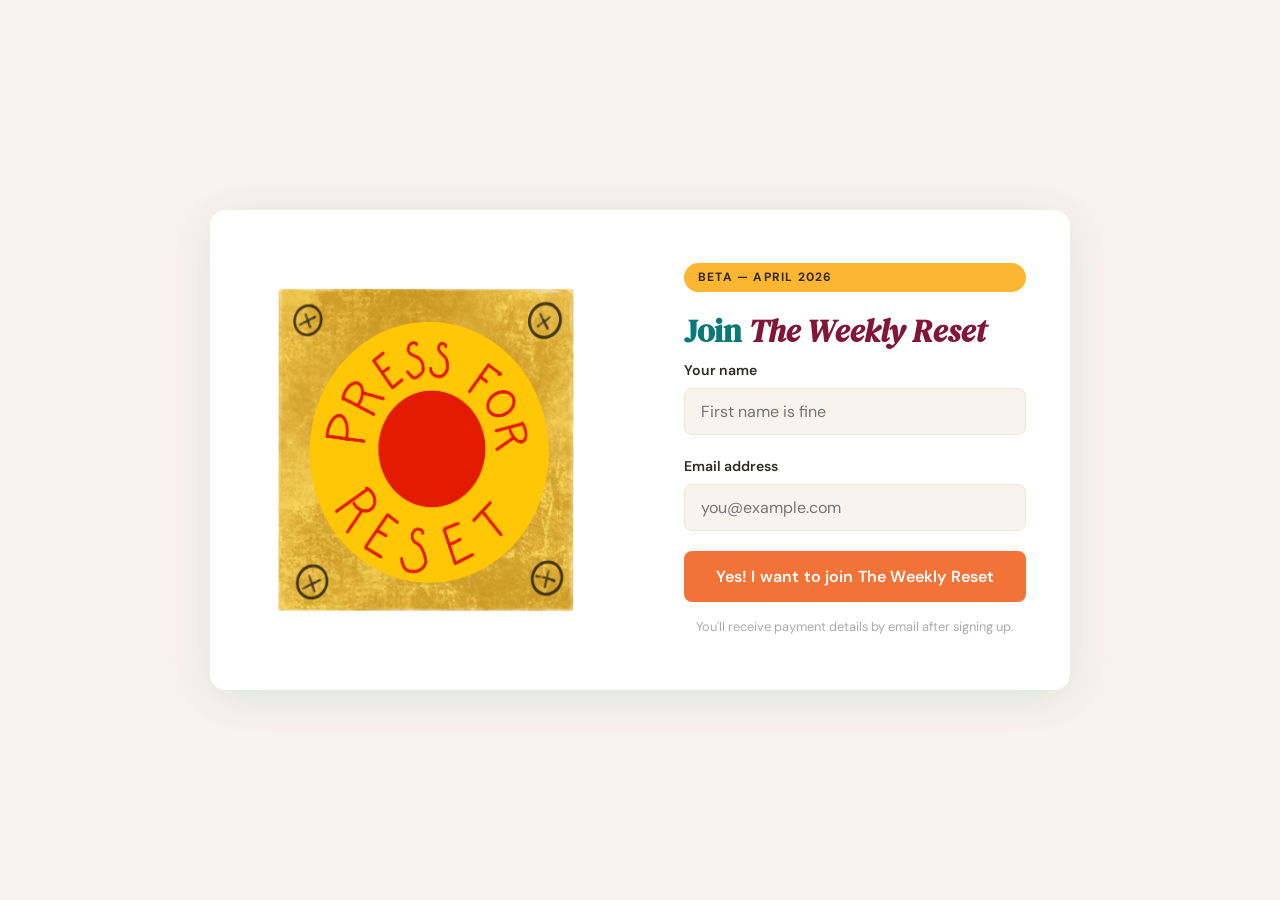
<file: weeklyReset/weekly-reset-signup.html>
<!DOCTYPE html>
<html lang="en">
<head>
  <meta charset="UTF-8" />
  <meta name="viewport" content="width=device-width, initial-scale=1.0" />
  <title>Join Weekly Reset Beta</title>
  <link rel="preconnect" href="https://fonts.googleapis.com" />
  <link rel="preconnect" href="https://fonts.gstatic.com" crossorigin />
  <link href="https://fonts.googleapis.com/css2?family=DM+Sans:ital,opsz,wght@0,9..40,300;0,9..40,400;0,9..40,500;0,9..40,600;0,9..40,700;1,9..40,300;1,9..40,400&family=DM+Serif+Display:ital@0;1&display=swap" rel="stylesheet" />
  <style>
    *, *::before, *::after { box-sizing: border-box; margin: 0; padding: 0; }

    :root {
      --teal:       #0B7978;
      --burgundy:   #811638;
      --cream:      #F8F3EC;
      --gold:       #FCB632;
      --orange:     #F27238;
      --dark:       #2E2A28;
      --teal-light: #e4f0f0;
      --cream-dark: #ede6db;
    }

    body {
      font-family: 'DM Sans', sans-serif;
      background-color: var(--cream);
      color: var(--dark);
      font-size: 17px;
      line-height: 1.65;
      min-height: 100vh;
      display: flex;
      align-items: center;
      justify-content: center;
      padding: 40px 20px;
    }

    .card {
      background-color: #fff;
      border-radius: 16px;
      overflow: hidden;
      display: grid;
      grid-template-columns: 1fr 1fr;
      max-width: 860px;
      width: 100%;
      box-shadow: 0 8px 48px rgba(11,121,120,0.12);
    }

    /* ---- Image Side ---- */
    .card-image {
      position: relative;
      background-color: #fff;
      min-height: 480px;
      display: flex;
      align-items: center;
      justify-content: center;
    }

    .card-image img {
      display: block;
      display: block;
    }

    /* Placeholder shown when no image is present */
    .card-image:not(:has(img)) {
      display: flex;
      flex-direction: column;
      align-items: center;
      justify-content: center;
      gap: 12px;
      color: var(--teal);
      padding: 40px;
      text-align: center;
    }

    .image-placeholder {
      display: flex;
      flex-direction: column;
      align-items: center;
      justify-content: center;
      gap: 12px;
      color: var(--teal);
      padding: 40px;
      text-align: center;
      width: 100%;
      height: 100%;
    }

    .image-placeholder svg {
      opacity: 0.35;
    }

    .image-placeholder p {
      font-size: 0.85rem;
      opacity: 0.5;
      font-style: italic;
    }

    /* ---- Form Side ---- */
    .card-form {
      padding: 48px 44px;
      display: flex;
      flex-direction: column;
      justify-content: center;
    }

    .form-eyebrow {
      display: inline-block;
      background-color: var(--gold);
      color: var(--dark);
      font-size: 0.75rem;
      font-weight: 700;
      letter-spacing: 0.1em;
      text-transform: uppercase;
      padding: 5px 14px;
      border-radius: 100px;
      margin-bottom: 20px;
    }

    .card-form h1 {
      font-family: 'DM Serif Display', serif;
      font-size: clamp(1.6rem, 3vw, 2rem);
      color: var(--teal);
      line-height: 1.2;
      margin-bottom: 8px;
    }

    .card-form h1 em {
      font-style: italic;
      color: var(--burgundy);
    }

    .form-sub {
      font-size: 0.92rem;
      color: #6b6460;
      margin-bottom: 32px;
    }

    .form-group {
      margin-bottom: 20px;
    }

    label {
      display: block;
      font-size: 0.88rem;
      font-weight: 600;
      margin-bottom: 6px;
      color: var(--dark);
    }

    input[type="text"],
    input[type="email"] {
      width: 100%;
      padding: 12px 16px;
      border: 1.5px solid var(--cream-dark);
      border-radius: 8px;
      font-family: 'DM Sans', sans-serif;
      font-size: 1rem;
      color: var(--dark);
      background-color: var(--cream);
      transition: border-color 0.15s ease, box-shadow 0.15s ease;
      outline: none;
    }

    input[type="text"]:focus,
    input[type="email"]:focus {
      border-color: var(--teal);
      box-shadow: 0 0 0 3px rgba(11,121,120,0.1);
      background-color: #fff;
    }

    .checkbox-group {
      display: flex;
      align-items: flex-start;
      gap: 12px;
      background-color: var(--teal-light);
      border-radius: 10px;
      padding: 16px 18px;
      margin-bottom: 28px;
      cursor: pointer;
    }

    .checkbox-group input[type="checkbox"] {
      width: 18px;
      height: 18px;
      flex-shrink: 0;
      margin-top: 3px;
      accent-color: var(--teal);
      cursor: pointer;
    }

    .checkbox-label {
      font-size: 0.92rem;
      line-height: 1.45;
      cursor: pointer;
    }

    .checkbox-label strong {
      display: block;
      font-weight: 600;
      color: var(--teal);
      margin-bottom: 2px;
    }

    .checkbox-label span {
      color: #5a7a7a;
      font-size: 0.85rem;
    }

    .btn-submit {
      width: 100%;
      padding: 15px;
      background-color: var(--orange);
      color: #fff;
      border: none;
      border-radius: 8px;
      font-family: 'DM Sans', sans-serif;
      font-size: 1rem;
      font-weight: 600;
      cursor: pointer;
      transition: transform 0.15s ease, box-shadow 0.15s ease;
      letter-spacing: 0.01em;
    }

    .btn-submit:hover {
      transform: translateY(-2px);
      box-shadow: 0 6px 20px rgba(242,114,56,0.35);
    }

    .form-note {
      text-align: center;
      font-size: 0.8rem;
      color: #aaa;
      margin-top: 14px;
    }

    /* ---- Toast ---- */
    .toast {
      position: fixed;
      bottom: 32px;
      left: 50%;
      transform: translateX(-50%) translateY(20px);
      background-color: var(--teal);
      color: #fff;
      padding: 16px 28px;
      border-radius: 8px;
      font-size: 0.95rem;
      font-weight: 500;
      box-shadow: 0 8px 32px rgba(0,0,0,0.15);
      opacity: 0;
      pointer-events: none;
      transition: opacity 0.3s ease, transform 0.3s ease;
      white-space: nowrap;
    }

    .toast.show {
      opacity: 1;
      transform: translateX(-50%) translateY(0);
    }

    /* ---- Responsive ---- */
    @media (max-width: 640px) {
      .card {
        grid-template-columns: 1fr;
      }
      .card-image {
        min-height: 220px;
      }
      .card-form {
        padding: 36px 28px;
      }
    }
  </style>
</head>
<body>

  <div class="card">

    <!-- Image -->
    <div class="card-image">
      <img src="reset-button-v1.png" alt="" style="width: 323px; height: 360px;" />
    </div>

    <!-- Form -->
    <div class="card-form">
      <span class="form-eyebrow">Beta — April 2026</span>
      <h1>Join <em>The Weekly Reset</em></h1>

      <form name="weekly-reset-signup" method="POST" data-netlify="true">
        <input type="hidden" name="form-name" value="weekly-reset-signup" />
        <div class="form-group">
          <label for="name">Your name</label>
          <input type="text" id="name" name="name" placeholder="First name is fine" autocomplete="given-name" required />
        </div>

        <div class="form-group">
          <label for="email">Email address</label>
          <input type="email" id="email" name="email" placeholder="you@example.com" autocomplete="email" required />
        </div>

        <button type="submit" class="btn-submit">Yes! I want to join The Weekly Reset</button>
        <p class="form-note">You'll receive payment details by email after signing up.</p>
      </form>
    </div>

  </div>

  <div class="toast" id="toast">You're in! Next steps will arrive soon via email.</div>

  <script>
    const form = document.querySelector('form');
    const toast = document.getElementById('toast');

    form.addEventListener('submit', async function(e) {
      e.preventDefault();
      const data = new FormData(form);
      await fetch('/', { method: 'POST', body: data });
      form.reset();
      toast.classList.add('show');
      setTimeout(() => toast.classList.remove('show'), 4000);
    });
  </script>

</body>
</html>
</file>
